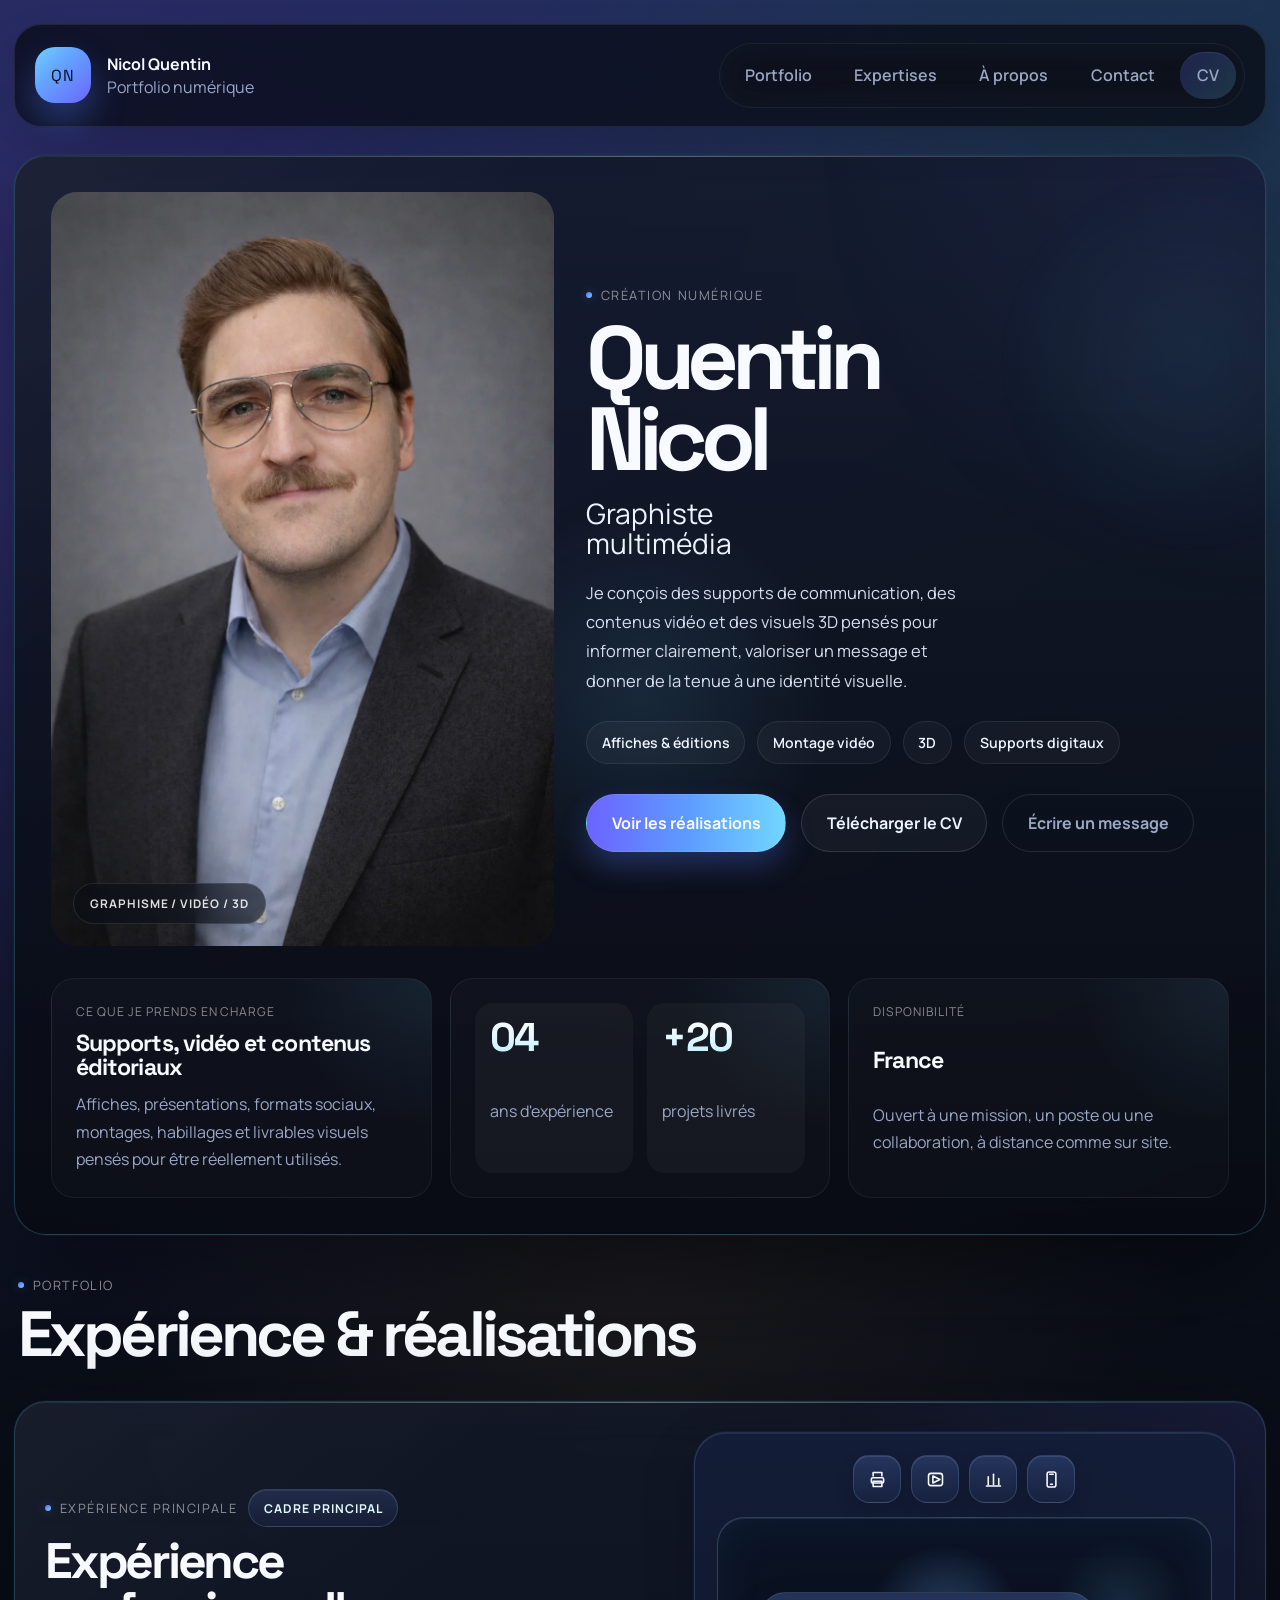
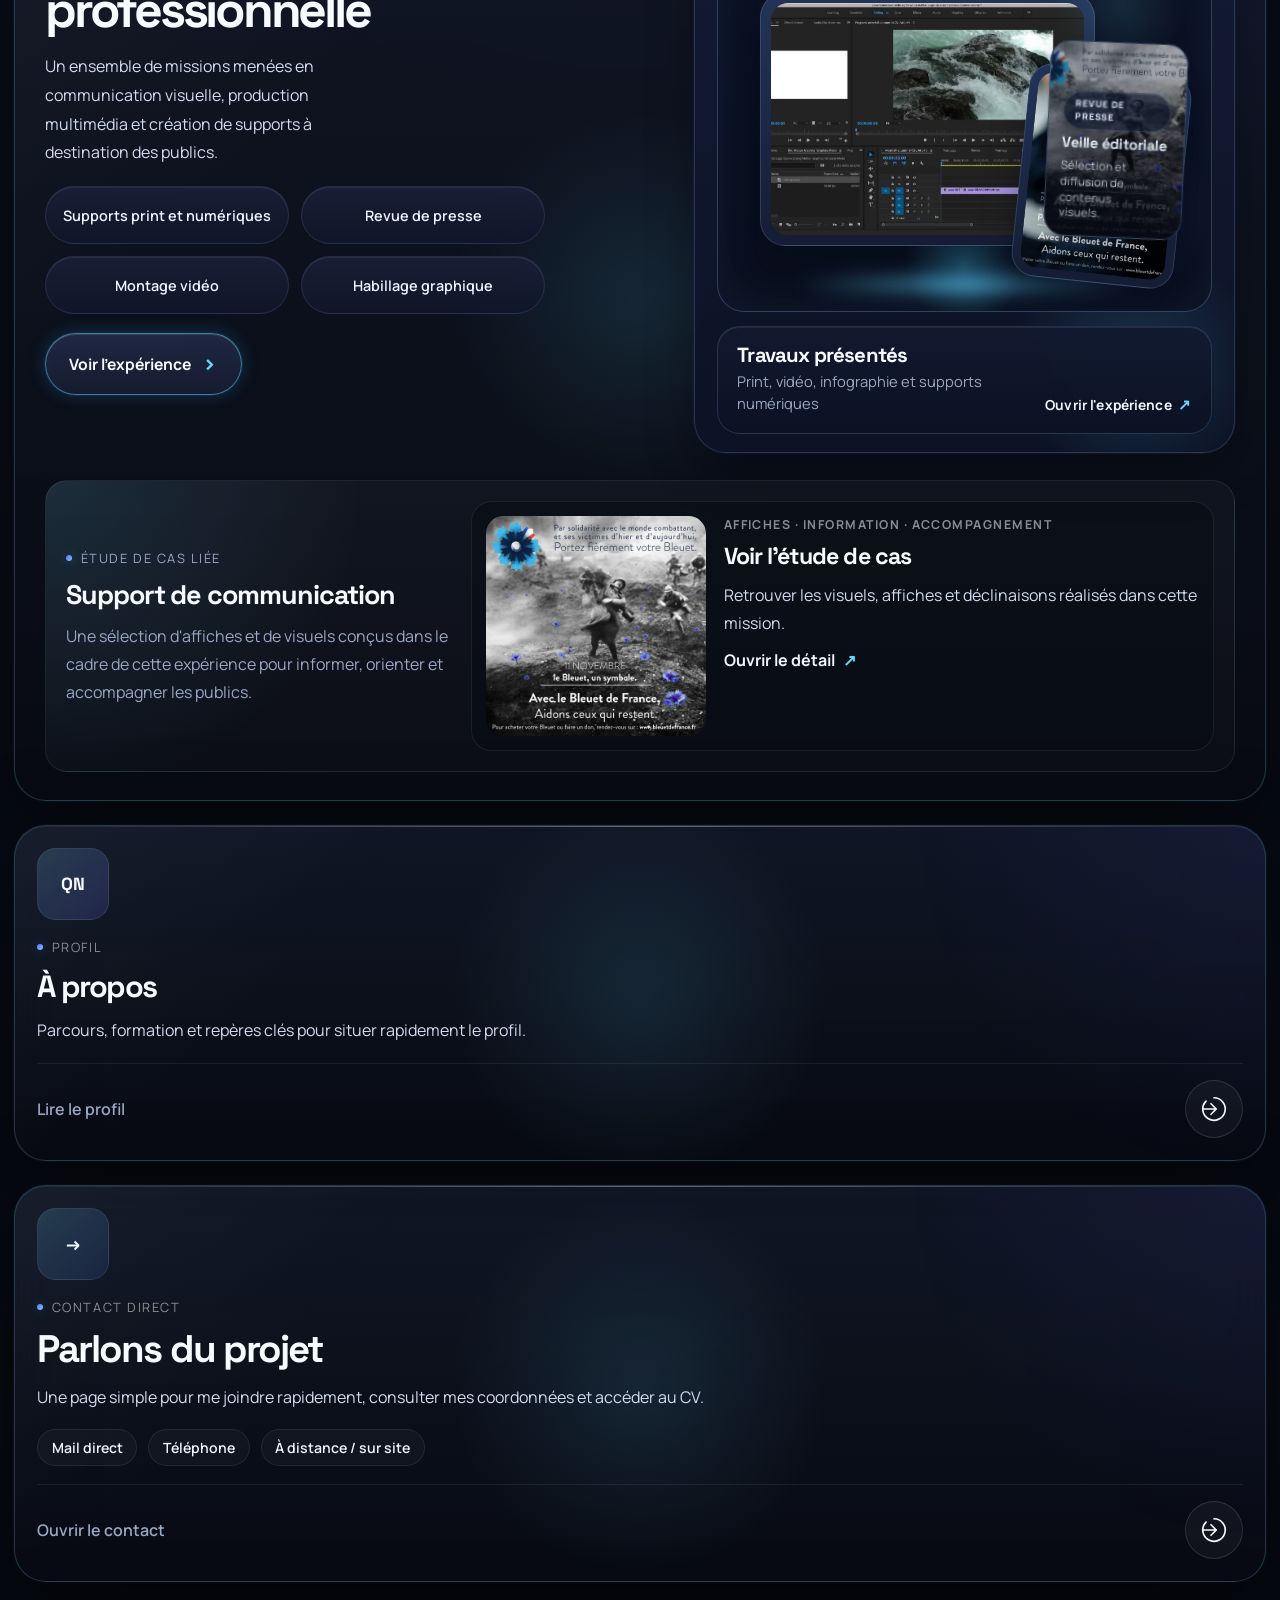
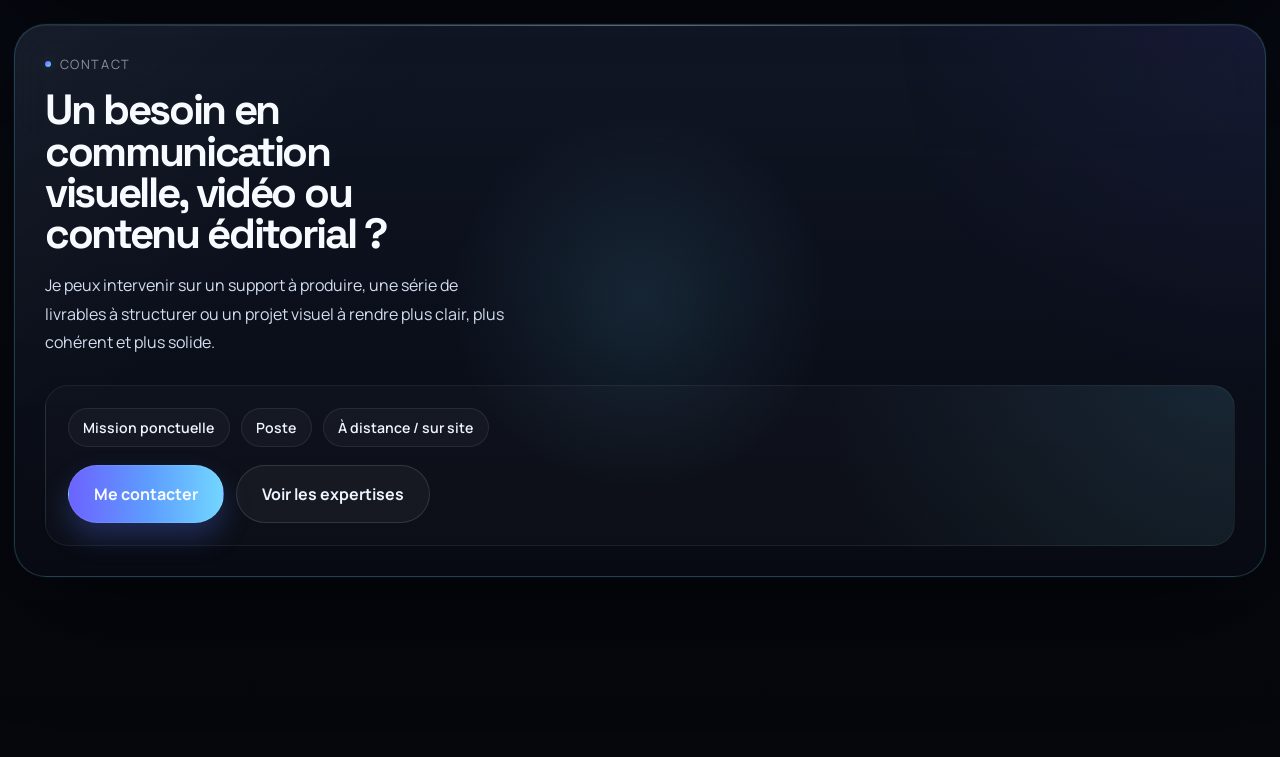
<file: index.html>
<!DOCTYPE html>
<html lang="fr">
  <head>
    <meta charset="UTF-8" />
    <meta name="viewport" content="width=device-width, initial-scale=1.0" />
    <title>Quentin Nicol | Graphiste multimédia</title>
    <meta
      name="description"
      content="Portfolio de Quentin Nicol, graphiste multimédia : supports de communication, montage vidéo, 3D et contenus visuels."
    />
    <link rel="preconnect" href="https://fonts.googleapis.com" />
    <link rel="preconnect" href="https://fonts.gstatic.com" crossorigin />
    <link
      href="https://fonts.googleapis.com/css2?family=Manrope:wght@400;500;600;700;800&family=Space+Grotesk:wght@500;700&display=swap"
      rel="stylesheet"
    />
    <link rel="stylesheet" href="styles.css" />
    <link rel="stylesheet" href="shared-nav.css" />
  </head>
  <body data-page="home">
    <div class="page-shell">
      <header class="topbar reveal" data-mobile-nav>
        <div class="topbar__primary">
          <a class="brand" href="#accueil" aria-label="Retour à l'accueil">
            <span class="brand__mark">QN</span>
            <span class="brand__text">
              <strong>Nicol Quentin</strong>
              <span>Portfolio numérique</span>
            </span>
          </a>

          <button
            class="menu-toggle"
            type="button"
            aria-expanded="false"
            aria-controls="site-nav"
            aria-label="Ouvrir le menu"
            data-menu-toggle
          >
            <span class="menu-toggle__line"></span>
            <span class="menu-toggle__line"></span>
            <span class="menu-toggle__line"></span>
          </button>
        </div>

        <nav class="topnav" id="site-nav" aria-label="Navigation principale">
          <a href="#projets" data-nav-link data-nav-key="portfolio">Portfolio</a>
          <a href="expertises.html" data-nav-link data-nav-key="expertises">Expertises</a>
          <a href="certification.html" data-nav-link data-nav-key="about">À propos</a>
          <a href="contact.html" data-nav-link data-nav-key="contact">Contact</a>
          <a
            class="topnav__cta"
            href="docs/quentin-nicol-cv.pdf"
            data-nav-link
            data-nav-key="cv"
            target="_blank"
            rel="noreferrer"
          >
            CV
          </a>
        </nav>
      </header>

      <main class="home-layout" id="accueil">
        <section class="panel hero reveal" data-panel>
          <div class="hero__visual">
            <div class="hero__portrait-frame">
              <img src="assets/quentin-photo.webp" alt="Photo de Quentin Nicol" />
            </div>
            <span class="hero__status">Graphisme / vidéo / 3D</span>
          </div>

          <div class="hero__body">
            <p class="section-kicker">Création numérique</p>
            <h1>Quentin<br />Nicol</h1>
            <p class="hero__title">Graphiste multimédia</p>
            <p class="hero__summary">
              Je conçois des supports de communication, des contenus vidéo et
              des visuels 3D pensés pour informer clairement, valoriser un
              message et donner de la tenue à une identité visuelle.
            </p>

            <div class="hero__chips" aria-label="Domaines d'expertise">
              <a href="support-communication.html#campagnes">Affiches & éditions</a>
              <a href="videos-multimedia.html#reportages">Montage vidéo</a>
              <a href="univers-3d.html">3D</a>
              <a href="support-communication.html#variantes">Supports digitaux</a>
            </div>

            <div class="hero__actions">
              <a class="button button--primary" href="experience-professionnelle.html">
                Voir les réalisations
              </a>
              <a
                class="button button--secondary"
                href="docs/quentin-nicol-cv.pdf"
                target="_blank"
                rel="noreferrer"
              >
                Télécharger le CV
              </a>
              <a class="button button--ghost" href="contact.html">
                Écrire un message
              </a>
            </div>
          </div>

          <aside class="hero__rail">
            <article class="rail-card">
              <p class="rail-card__label">Ce que je prends en charge</p>
              <strong>Supports, vidéo et contenus éditoriaux</strong>
              <span>
                Affiches, présentations, formats sociaux, montages, habillages
                et livrables visuels pensés pour être réellement utilisés.
              </span>
            </article>

            <article class="rail-card rail-card--stats">
              <div>
                <strong>04</strong>
                <span>ans d'expérience</span>
              </div>
              <div>
                <strong>+20</strong>
                <span>projets livrés</span>
              </div>
            </article>

            <article class="rail-card">
              <p class="rail-card__label">Disponibilité</p>
              <strong>France</strong>
              <span>
                Ouvert à une mission, un poste ou une collaboration, à distance
                comme sur site.
              </span>
            </article>
          </aside>
        </section>

        <section class="section-head reveal" id="projets">
          <div>
            <p class="section-kicker">Portfolio</p>
            <h2>Expérience & réalisations</h2>
          </div>
        </section>

        <section class="project-stage">
          <article class="panel project-spotlight reveal" data-panel>
            <div class="project-spotlight__copy">
              <div class="project-spotlight__header">
                <div class="project-spotlight__meta-row">
                  <p class="project-eyebrow">Expérience principale</p>
                  <span class="project-spotlight__badge">Cadre principal</span>
                </div>
                <h3>Expérience professionnelle</h3>
              </div>

              <p class="project-spotlight__lead">
                Un ensemble de missions menées en communication visuelle,
                production multimédia et création de supports à destination des
                publics.
              </p>

              <div class="project-spotlight__footer">
                <div class="project-pill-list" aria-label="Travaux menés">
                  <a href="support-communication.html#campagnes">Supports print et numériques</a>
                  <a href="support-communication.html#revue">Revue de presse</a>
                  <a href="videos-multimedia.html#reportages">Montage vidéo</a>
                  <a href="support-communication.html#variantes">Habillage graphique</a>
                </div>

                <div class="project-spotlight__actions">
                  <a class="button button--primary project-spotlight__primary-cta" href="experience-professionnelle.html">
                    Voir l'expérience
                  </a>
                </div>
              </div>
            </div>

            <div class="project-spotlight__media">
              <a
                class="project-spotlight__visual-shell project-spotlight__visual-link"
                href="experience-professionnelle.html"
                aria-label="Ouvrir la page Expérience professionnelle"
              >
                <div class="project-spotlight__icon-row" aria-hidden="true">
                  <span class="project-spotlight__icon-chip">
                    <svg viewBox="0 0 24 24">
                      <path d="M7 8V4h10v4" />
                      <rect x="5" y="10" width="14" height="6" rx="1.5" />
                      <path d="M7 14h10v6H7z" />
                    </svg>
                  </span>
                  <span class="project-spotlight__icon-chip">
                    <svg viewBox="0 0 24 24">
                      <path d="M9 8l8 4-8 4z" />
                      <rect x="4" y="5" width="16" height="14" rx="3" />
                    </svg>
                  </span>
                  <span class="project-spotlight__icon-chip">
                    <svg viewBox="0 0 24 24">
                      <path d="M6 18V9" />
                      <path d="M12 18V6" />
                      <path d="M18 18V11" />
                      <path d="M4 19.5h16" />
                    </svg>
                  </span>
                  <span class="project-spotlight__icon-chip">
                    <svg viewBox="0 0 24 24">
                      <rect x="7" y="3.5" width="10" height="17" rx="2.3" />
                      <path d="M10 6h4" />
                      <path d="M11 17.5h2" />
                    </svg>
                  </span>
                </div>

                <div class="project-spotlight__scene">
                  <div class="project-spotlight__device project-spotlight__device--screen">
                    <img
                      src="assets/experience/video-premiere.webp"
                      alt=""
                      loading="lazy"
                      aria-hidden="true"
                    />
                  </div>

                  <div class="project-spotlight__device project-spotlight__device--poster">
                    <img
                      src="assets/experience/support-communication-02.webp"
                      alt=""
                      loading="lazy"
                      aria-hidden="true"
                    />
                  </div>

                  <div class="project-spotlight__device project-spotlight__device--sheet">
                    <img
                      src="assets/experience/support-communication-01.webp"
                      alt=""
                      loading="lazy"
                      aria-hidden="true"
                    />
                    <span class="project-spotlight__sheet-head">Revue de presse</span>
                    <span class="project-spotlight__sheet-title">Veille éditoriale</span>
                    <span class="project-spotlight__sheet-note">Sélection et diffusion de contenus visuels.</span>
                  </div>

                </div>

                <div class="project-spotlight__visual-meta">
                  <div class="project-spotlight__visual-copy">
                    <strong>Travaux présentés</strong>
                    <span>Print, vidéo, infographie et supports numériques</span>
                  </div>
                  <span class="project-spotlight__visual-cta">
                    Ouvrir l'expérience
                    <span aria-hidden="true">↗</span>
                  </span>
                </div>
              </a>
            </div>

            <div class="project-related">
              <div class="project-related__intro">
                <p class="project-eyebrow">Étude de cas liée</p>
                <h4>Support de communication</h4>
                <p>
                  Une sélection d'affiches et de visuels conçus dans le cadre de
                  cette expérience pour informer, orienter et accompagner les publics.
                </p>
              </div>

              <a class="project-related__card" href="support-communication.html">
                <div class="project-related__media">
                  <img
                    src="assets/experience/support-communication-01.webp"
                    alt="Étude de cas support de communication"
                    loading="lazy"
                  />
                </div>
                <div class="project-related__body">
                  <span class="project-related__tag">
                    Affiches · information · accompagnement
                  </span>
                  <strong>Voir l'étude de cas</strong>
                  <p>
                    Retrouver les visuels, affiches et déclinaisons réalisés dans
                    cette mission.
                  </p>
                  <span class="project-related__link">
                    Ouvrir le détail
                    <span class="project-related__link-arrow" aria-hidden="true">↗</span>
                  </span>
                </div>
              </a>
            </div>
          </article>

          <div class="project-stack">
            <a
              class="panel project-card project-card--text reveal"
              href="certification.html"
              data-panel
            >
              <div class="project-card__symbol">QN</div>
              <div class="project-card__copy">
                <p class="project-eyebrow">Profil</p>
                <h3>À propos</h3>
                <p>
                  Parcours, formation et repères clés pour situer rapidement le profil.
                </p>
              </div>
              <div class="card-footer">
                <span>Lire le profil</span>
                <span class="arrow-chip" aria-hidden="true">
                  <svg viewBox="0 0 48 48">
                    <path d="M9 24h18m0 0-7-7m7 7-7 7" />
                    <path d="M24 9a15 15 0 1 1-10.6 4.4" />
                  </svg>
                </span>
              </div>
            </a>

            <a
              class="panel project-card project-card--contact reveal"
              href="contact.html"
              data-panel
            >
              <div class="project-card__symbol project-card__symbol--contact">→</div>
              <div class="project-card__copy">
                <p class="project-eyebrow">Contact direct</p>
                <h3>Parlons du projet</h3>
                <p>
                  Une page simple pour me joindre rapidement, consulter mes
                  coordonnées et accéder au CV.
                </p>
              </div>

              <div class="project-card__contact-list" aria-label="Contact rapide">
                <span>Mail direct</span>
                <span>Téléphone</span>
                <span>À distance / sur site</span>
              </div>

              <div class="card-footer">
                <span>Ouvrir le contact</span>
                <span class="arrow-chip" aria-hidden="true">
                  <svg viewBox="0 0 48 48">
                    <path d="M9 24h18m0 0-7-7m7 7-7 7" />
                    <path d="M24 9a15 15 0 1 1-10.6 4.4" />
                  </svg>
                </span>
              </div>
            </a>
          </div>
        </section>

        <section class="panel cta-banner reveal" data-panel>
          <div class="cta-banner__copy">
            <p class="section-kicker">Contact</p>
            <h2>Un besoin en communication visuelle, vidéo ou contenu éditorial ?</h2>
            <p>
              Je peux intervenir sur un support à produire, une série de
              livrables à structurer ou un projet visuel à rendre plus clair,
              plus cohérent et plus solide.
            </p>
          </div>

          <div class="cta-banner__aside">
            <div class="cta-banner__tags" aria-label="Modalités">
              <span>Mission ponctuelle</span>
              <span>Poste</span>
              <span>À distance / sur site</span>
            </div>

            <div class="cta-banner__actions">
              <a class="button button--primary" href="contact.html">Me contacter</a>
              <a class="button button--secondary" href="expertises.html">Voir les expertises</a>
            </div>
          </div>
        </section>

      </main>

      <footer class="footer reveal">
        <div class="footer__brand">
          <strong>Nicol Quentin</strong>
          <span>Graphiste multimédia / communication visuelle / supports éditoriaux</span>
        </div>

        <nav class="footer__links" aria-label="Navigation footer">
          <a href="experience-professionnelle.html">Portfolio</a>
          <a href="expertises.html">Expertises</a>
          <a href="certification.html">À propos</a>
          <a href="contact.html">Contact</a>
          <a href="docs/quentin-nicol-cv.pdf" target="_blank" rel="noreferrer">CV</a>
        </nav>
      </footer>
    </div>

    <script src="script.js"></script>
  </body>
</html>
</file>
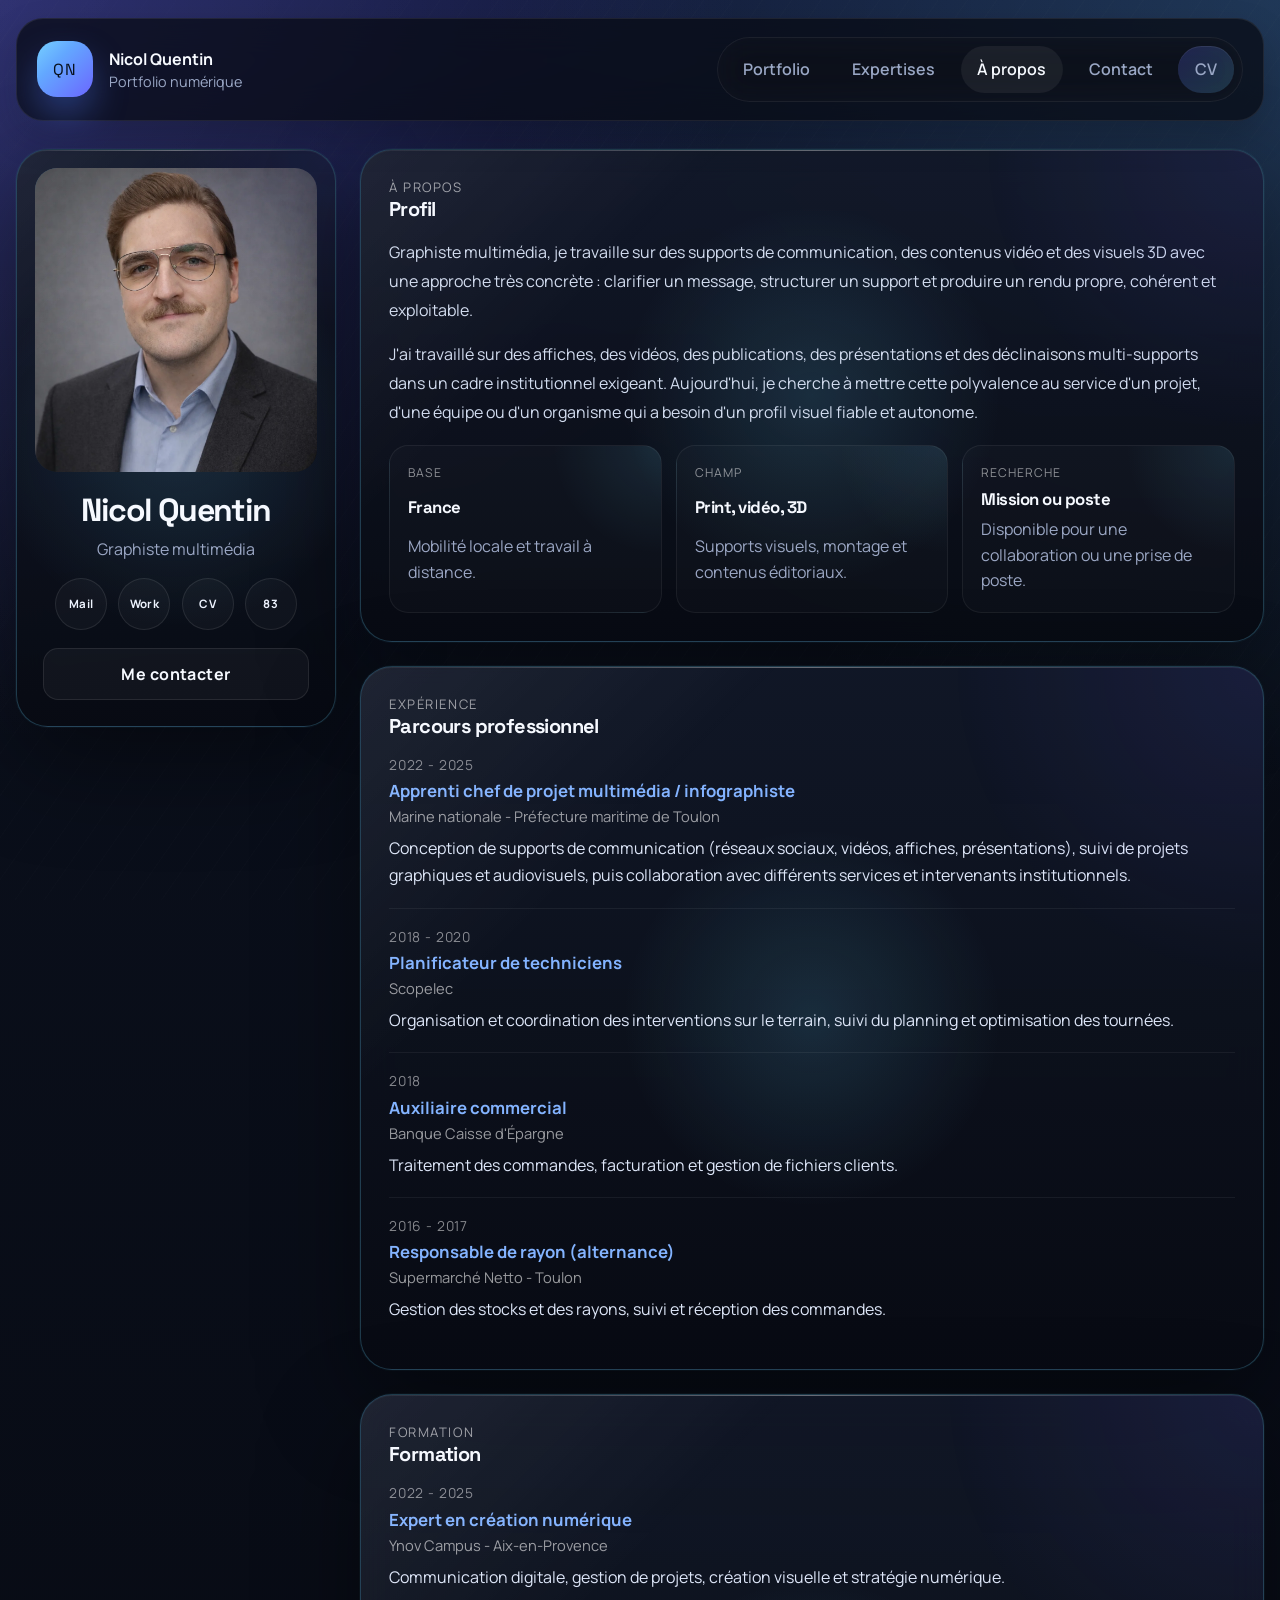
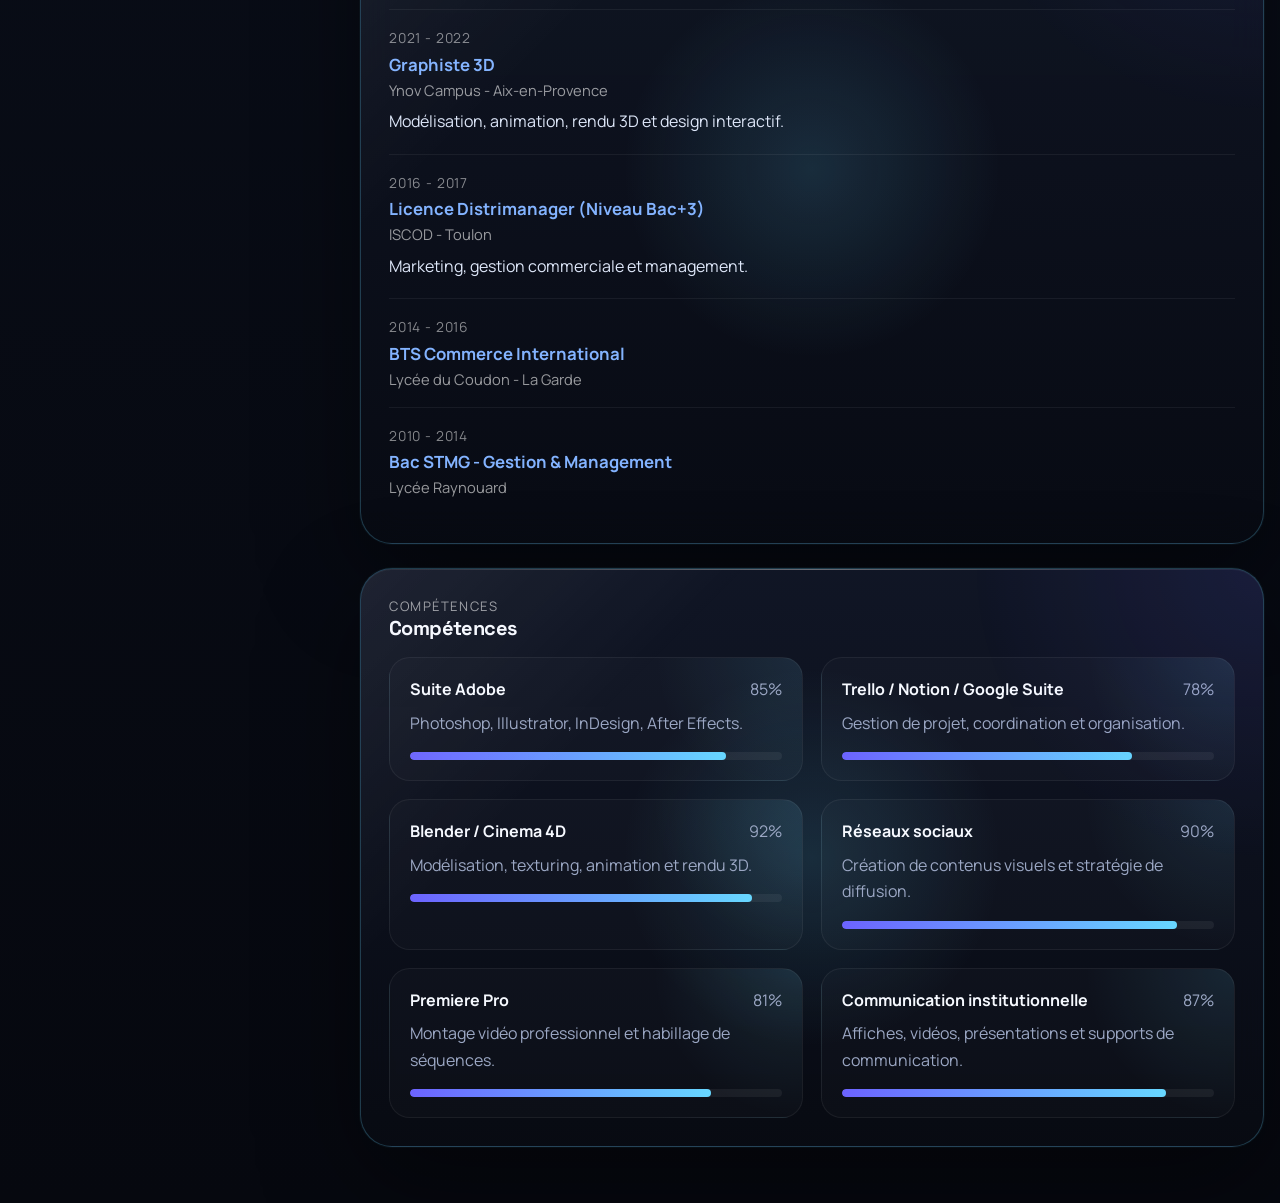
<file: certification.html>
<!DOCTYPE html>
<html lang="fr">
  <head>
    <meta charset="UTF-8" />
    <meta name="viewport" content="width=device-width, initial-scale=1.0" />
    <title>Certification | Quentin Nicol</title>
    <meta
      name="description"
      content="Page à propos, parcours, formation et compétences de Quentin Nicol."
    />
    <link rel="preconnect" href="https://fonts.googleapis.com" />
    <link rel="preconnect" href="https://fonts.gstatic.com" crossorigin />
    <link
      href="https://fonts.googleapis.com/css2?family=Manrope:wght@400;500;600;700;800&family=Space+Grotesk:wght@500;700&display=swap"
      rel="stylesheet"
    />
    <link rel="stylesheet" href="portfolio-pages.css" />
    <link rel="stylesheet" href="shared-nav.css" />
  </head>
  <body data-page="about">
    <div class="subpage-shell">
      <header class="topbar reveal" data-mobile-nav>
        <div class="topbar__primary">
          <a class="brand" href="index.html" aria-label="Retour à l'accueil">
            <span class="brand__mark">QN</span>
            <span class="brand__text">
              <strong>Nicol Quentin</strong>
              <span>Portfolio numérique</span>
            </span>
          </a>

          <button
            class="menu-toggle"
            type="button"
            aria-expanded="false"
            aria-controls="site-nav"
            aria-label="Ouvrir le menu"
            data-menu-toggle
          >
            <span class="menu-toggle__line"></span>
            <span class="menu-toggle__line"></span>
            <span class="menu-toggle__line"></span>
          </button>
        </div>

        <nav class="topnav" id="site-nav" aria-label="Navigation principale">
          <a href="experience-professionnelle.html" data-nav-link data-nav-key="portfolio">
            Portfolio
          </a>
          <a href="expertises.html" data-nav-link data-nav-key="expertises">
            Expertises
          </a>
          <a href="certification.html" data-nav-link data-nav-key="about">À propos</a>
          <a href="contact.html" data-nav-link data-nav-key="contact">Contact</a>
          <a
            class="topnav__cta"
            href="docs/quentin-nicol-cv.pdf"
            data-nav-link
            data-nav-key="cv"
            target="_blank"
            rel="noreferrer"
          >
            CV
          </a>
        </nav>
      </header>

      <main class="page-main about-layout">
        <aside class="panel profile-panel reveal" data-panel>
          <div class="profile-card__visual">
            <img src="assets/quentin-photo.webp" alt="Photo de Quentin Nicol" />
          </div>

          <div class="profile-card__body">
            <h1>Nicol Quentin</h1>
            <p>Graphiste multimédia</p>

            <div class="profile-card__socials" aria-label="Liens rapides">
              <a href="mailto:q.nicol@hotmail.com" aria-label="Envoyer un email">Mail</a>
              <a href="experience-professionnelle.html" aria-label="Voir le portfolio">Work</a>
              <a href="docs/quentin-nicol-cv.pdf" target="_blank" rel="noreferrer" aria-label="Ouvrir le CV">CV</a>
              <span aria-hidden="true">83</span>
            </div>

            <a class="profile-card__cta" href="mailto:q.nicol@hotmail.com">Me contacter</a>
          </div>
        </aside>

        <div class="about-column">
          <section class="panel about-section reveal" data-panel>
            <p class="eyebrow">À propos</p>
            <h2 class="about-section__title">Profil</h2>
            <div class="about-section__copy">
              <p>
                Graphiste multimédia, je travaille sur des supports de
                communication, des contenus vidéo et des visuels 3D avec une
                approche très concrète : clarifier un message, structurer un
                support et produire un rendu propre, cohérent et exploitable.
              </p>
              <p>
                J'ai travaillé sur des affiches, des vidéos, des publications,
                des présentations et des déclinaisons multi-supports dans un
                cadre institutionnel exigeant. Aujourd'hui, je cherche à mettre
                cette polyvalence au service d'un projet, d'une équipe ou d'un
                organisme qui a besoin d'un profil visuel fiable et autonome.
              </p>
            </div>

            <div class="about-facts" aria-label="Repères rapides">
              <article class="about-fact">
                <span class="about-fact__label">Base</span>
                <strong>France</strong>
                <p>Mobilité locale et travail à distance.</p>
              </article>

              <article class="about-fact">
                <span class="about-fact__label">Champ</span>
                <strong>Print, vidéo, 3D</strong>
                <p>Supports visuels, montage et contenus éditoriaux.</p>
              </article>

              <article class="about-fact">
                <span class="about-fact__label">Recherche</span>
                <strong>Mission ou poste</strong>
                <p>Disponible pour une collaboration ou une prise de poste.</p>
              </article>
            </div>
          </section>

          <section class="panel timeline-section reveal" data-panel>
            <p class="eyebrow">Expérience</p>
            <h2 class="timeline-section__title">Parcours professionnel</h2>
            <div class="timeline-list">
              <article class="timeline-item">
                <p class="timeline-year">2022 - 2025</p>
                <h3 class="timeline-role">Apprenti chef de projet multimédia / infographiste</h3>
                <p class="timeline-org">Marine nationale - Préfecture maritime de Toulon</p>
                <p class="timeline-summary">
                  Conception de supports de communication (réseaux sociaux,
                  vidéos, affiches, présentations), suivi de projets graphiques
                  et audiovisuels, puis collaboration avec différents services
                  et intervenants institutionnels.
                </p>
              </article>

              <article class="timeline-item">
                <p class="timeline-year">2018 - 2020</p>
                <h3 class="timeline-role">Planificateur de techniciens</h3>
                <p class="timeline-org">Scopelec</p>
                <p class="timeline-summary">
                  Organisation et coordination des interventions sur le terrain,
                  suivi du planning et optimisation des tournées.
                </p>
              </article>

              <article class="timeline-item">
                <p class="timeline-year">2018</p>
                <h3 class="timeline-role">Auxiliaire commercial</h3>
                <p class="timeline-org">Banque Caisse d'Épargne</p>
                <p class="timeline-summary">
                  Traitement des commandes, facturation et gestion de fichiers
                  clients.
                </p>
              </article>

              <article class="timeline-item">
                <p class="timeline-year">2016 - 2017</p>
                <h3 class="timeline-role">Responsable de rayon (alternance)</h3>
                <p class="timeline-org">Supermarché Netto - Toulon</p>
                <p class="timeline-summary">
                  Gestion des stocks et des rayons, suivi et réception des
                  commandes.
                </p>
              </article>
            </div>
          </section>

          <section class="panel timeline-section reveal" data-panel>
            <p class="eyebrow">Formation</p>
            <h2 class="timeline-section__title">Formation</h2>
            <div class="timeline-list">
              <article class="timeline-item">
                <p class="timeline-year">2022 - 2025</p>
                <h3 class="timeline-role">Expert en création numérique</h3>
                <p class="timeline-org">Ynov Campus - Aix-en-Provence</p>
                <p class="timeline-summary">
                  Communication digitale, gestion de projets, création visuelle
                  et stratégie numérique.
                </p>
              </article>

              <article class="timeline-item">
                <p class="timeline-year">2021 - 2022</p>
                <h3 class="timeline-role">Graphiste 3D</h3>
                <p class="timeline-org">Ynov Campus - Aix-en-Provence</p>
                <p class="timeline-summary">
                  Modélisation, animation, rendu 3D et design interactif.
                </p>
              </article>

              <article class="timeline-item">
                <p class="timeline-year">2016 - 2017</p>
                <h3 class="timeline-role">Licence Distrimanager (Niveau Bac+3)</h3>
                <p class="timeline-org">ISCOD - Toulon</p>
                <p class="timeline-summary">
                  Marketing, gestion commerciale et management.
                </p>
              </article>

              <article class="timeline-item">
                <p class="timeline-year">2014 - 2016</p>
                <h3 class="timeline-role">BTS Commerce International</h3>
                <p class="timeline-org">Lycée du Coudon - La Garde</p>
              </article>

              <article class="timeline-item">
                <p class="timeline-year">2010 - 2014</p>
                <h3 class="timeline-role">Bac STMG - Gestion & Management</h3>
                <p class="timeline-org">Lycée Raynouard</p>
              </article>
            </div>
          </section>

          <section class="panel timeline-section reveal" data-panel>
            <p class="eyebrow">Compétences</p>
            <h2 class="skills-section__title">Compétences</h2>
            <div class="skills-grid-compact">
              <article class="skill-card">
                <div class="skill-card__head">
                  <strong>Suite Adobe</strong>
                  <span>85%</span>
                </div>
                <p>Photoshop, Illustrator, InDesign, After Effects.</p>
                <div class="skill-bar" style="--level: 85%;">
                  <span></span>
                </div>
              </article>

              <article class="skill-card">
                <div class="skill-card__head">
                  <strong>Trello / Notion / Google Suite</strong>
                  <span>78%</span>
                </div>
                <p>Gestion de projet, coordination et organisation.</p>
                <div class="skill-bar" style="--level: 78%;">
                  <span></span>
                </div>
              </article>

              <article class="skill-card">
                <div class="skill-card__head">
                  <strong>Blender / Cinema 4D</strong>
                  <span>92%</span>
                </div>
                <p>Modélisation, texturing, animation et rendu 3D.</p>
                <div class="skill-bar" style="--level: 92%;">
                  <span></span>
                </div>
              </article>

              <article class="skill-card">
                <div class="skill-card__head">
                  <strong>Réseaux sociaux</strong>
                  <span>90%</span>
                </div>
                <p>Création de contenus visuels et stratégie de diffusion.</p>
                <div class="skill-bar" style="--level: 90%;">
                  <span></span>
                </div>
              </article>

              <article class="skill-card">
                <div class="skill-card__head">
                  <strong>Premiere Pro</strong>
                  <span>81%</span>
                </div>
                <p>Montage vidéo professionnel et habillage de séquences.</p>
                <div class="skill-bar" style="--level: 81%;">
                  <span></span>
                </div>
              </article>

              <article class="skill-card">
                <div class="skill-card__head">
                  <strong>Communication institutionnelle</strong>
                  <span>87%</span>
                </div>
                <p>Affiches, vidéos, présentations et supports de communication.</p>
                <div class="skill-bar" style="--level: 87%;">
                  <span></span>
                </div>
              </article>
            </div>
          </section>
        </div>
      </main>
    </div>

    <script src="script.js"></script>
  </body>
</html>
</file>
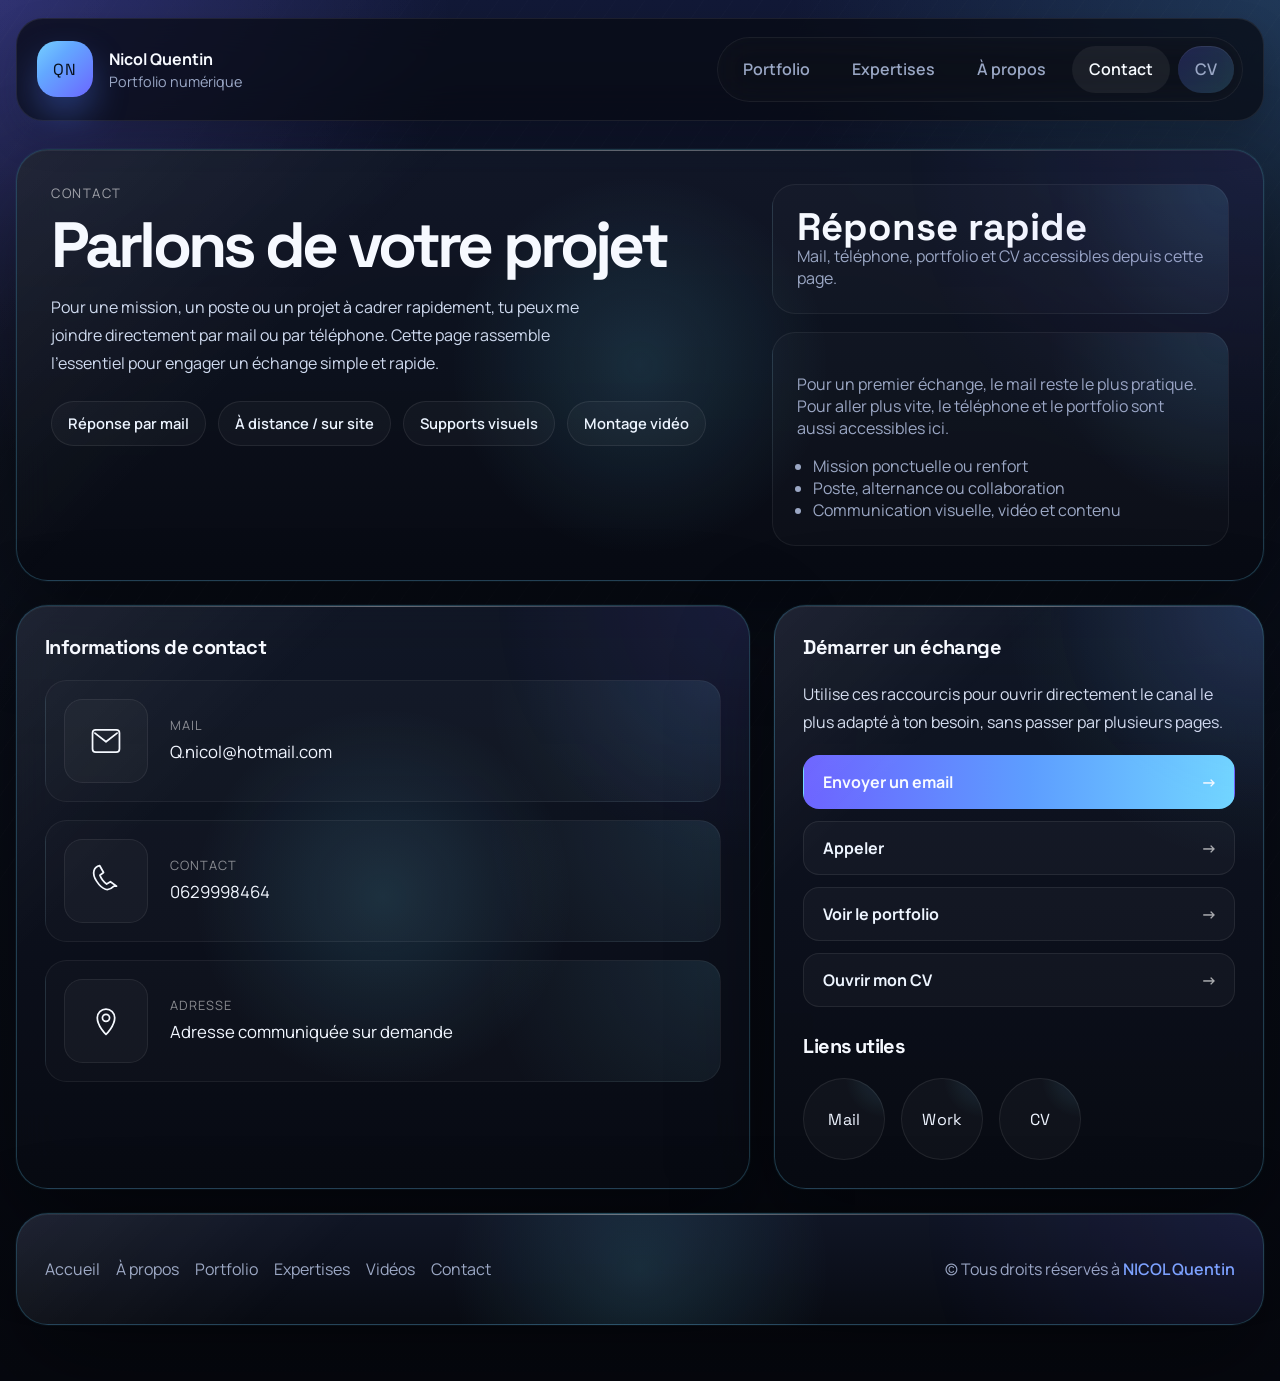
<file: contact.html>
<!DOCTYPE html>
<html lang="fr">
  <head>
    <meta charset="UTF-8" />
    <meta name="viewport" content="width=device-width, initial-scale=1.0" />
    <title>Contact | Quentin Nicol</title>
    <meta
      name="description"
      content="Page de contact de Quentin Nicol avec mail, téléphone, adresse et liens utiles."
    />
    <link rel="preconnect" href="https://fonts.googleapis.com" />
    <link rel="preconnect" href="https://fonts.gstatic.com" crossorigin />
    <link
      href="https://fonts.googleapis.com/css2?family=Manrope:wght@400;500;600;700;800&family=Space+Grotesk:wght@500;700&display=swap"
      rel="stylesheet"
    />
    <link rel="stylesheet" href="portfolio-pages.css" />
    <link rel="stylesheet" href="shared-nav.css" />
  </head>
  <body data-page="contact">
    <div class="subpage-shell">
      <header class="topbar reveal" data-mobile-nav>
        <div class="topbar__primary">
          <a class="brand" href="index.html" aria-label="Retour à l'accueil">
            <span class="brand__mark">QN</span>
            <span class="brand__text">
              <strong>Nicol Quentin</strong>
              <span>Portfolio numérique</span>
            </span>
          </a>

          <button
            class="menu-toggle"
            type="button"
            aria-expanded="false"
            aria-controls="site-nav"
            aria-label="Ouvrir le menu"
            data-menu-toggle
          >
            <span class="menu-toggle__line"></span>
            <span class="menu-toggle__line"></span>
            <span class="menu-toggle__line"></span>
          </button>
        </div>

        <nav class="topnav" id="site-nav" aria-label="Navigation principale">
          <a href="experience-professionnelle.html" data-nav-link data-nav-key="portfolio">
            Portfolio
          </a>
          <a href="expertises.html" data-nav-link data-nav-key="expertises">
            Expertises
          </a>
          <a href="certification.html" data-nav-link data-nav-key="about">À propos</a>
          <a href="contact.html" data-nav-link data-nav-key="contact">Contact</a>
          <a
            class="topnav__cta"
            href="docs/quentin-nicol-cv.pdf"
            data-nav-link
            data-nav-key="cv"
            target="_blank"
            rel="noreferrer"
          >
            CV
          </a>
        </nav>
      </header>

      <main class="page-main">
        <section class="panel hero-panel reveal" data-panel>
          <div class="hero-copy">
            <p class="eyebrow">Contact</p>
            <h1>Parlons de votre projet</h1>
            <p>
              Pour une mission, un poste ou un projet à cadrer rapidement, tu
              peux me joindre directement par mail ou par téléphone. Cette page
              rassemble l'essentiel pour engager un échange simple et rapide.
            </p>

            <div class="tag-row" aria-label="Informations rapides">
              <span>Réponse par mail</span>
              <span>À distance / sur site</span>
              <span>Supports visuels</span>
              <span>Montage vidéo</span>
            </div>
          </div>

          <aside class="hero-side">
            <article class="metric-card">
              <strong>Réponse rapide</strong>
              <span>Mail, téléphone, portfolio et CV accessibles depuis cette page.</span>
            </article>

            <article class="detail-card">
              <p>
                Pour un premier échange, le mail reste le plus pratique. Pour
                aller plus vite, le téléphone et le portfolio sont aussi
                accessibles ici.
              </p>
              <ul>
                <li>Mission ponctuelle ou renfort</li>
                <li>Poste, alternance ou collaboration</li>
                <li>Communication visuelle, vidéo et contenu</li>
              </ul>
            </article>
          </aside>
        </section>

        <section class="contact-page-grid">
          <section class="panel contact-info-panel reveal" data-panel>
            <h2 class="contact-section-title">Informations de contact</h2>
            <div class="contact-stack">
              <article class="contact-item-card">
                <div class="contact-icon-box" aria-hidden="true">
                  <svg viewBox="0 0 48 48">
                    <rect x="7" y="10" width="34" height="28" rx="4" />
                    <path d="m10 14 14 11 14-11" />
                  </svg>
                </div>
                <div class="contact-item-copy">
                  <p class="contact-item-label">Mail</p>
                  <p class="contact-item-value">
                    <a href="mailto:q.nicol@hotmail.com">Q.nicol@hotmail.com</a>
                  </p>
                </div>
              </article>

              <article class="contact-item-card">
                <div class="contact-icon-box" aria-hidden="true">
                  <svg viewBox="0 0 48 48">
                    <path d="M34 30.5c-3.6 3.6-7.3 5-10.7 3.9-3.6-1.2-7.6-4.7-11-9.9-3.3-5.2-4.6-9.9-3.5-13.6 1-3.2 3.6-5.4 7.3-6.2l4.8 8.5-4.6 3.5c.7 2 1.8 4 3.3 6 1.5 2 3.2 3.7 5.2 5.1l4.8-2.9 7.7 5.6Z" />
                  </svg>
                </div>
                <div class="contact-item-copy">
                  <p class="contact-item-label">Contact</p>
                  <p class="contact-item-value">
                    <a href="tel:0629998464">0629998464</a>
                  </p>
                </div>
              </article>

              <article class="contact-item-card">
                <div class="contact-icon-box" aria-hidden="true">
                  <svg viewBox="0 0 48 48">
                    <path d="M24 41s11-10.4 11-21a11 11 0 1 0-22 0c0 10.6 11 21 11 21Z" />
                    <circle cx="24" cy="20" r="4.5" />
                  </svg>
                </div>
                <div class="contact-item-copy">
                  <p class="contact-item-label">Adresse</p>
                  <p class="contact-item-value">
                    Adresse communiquée sur demande
                  </p>
                </div>
              </article>
            </div>
          </section>

          <section class="panel contact-side-panel reveal" data-panel>
            <h2 class="contact-section-title">Démarrer un échange</h2>
            <p class="contact-note">
              Utilise ces raccourcis pour ouvrir directement le canal le plus
              adapté à ton besoin, sans passer par plusieurs pages.
            </p>

            <div class="contact-cta-group">
              <a class="contact-cta-button contact-cta-button--primary" href="mailto:q.nicol@hotmail.com">
                Envoyer un email
              </a>
              <a class="contact-cta-button" href="tel:0629998464">
                Appeler
              </a>
              <a class="contact-cta-button" href="experience-professionnelle.html">
                Voir le portfolio
              </a>
              <a class="contact-cta-button" href="docs/quentin-nicol-cv.pdf" target="_blank" rel="noreferrer">
                Ouvrir mon CV
              </a>
            </div>

            <h2 class="contact-section-title" style="margin-top: 26px;">Liens utiles</h2>
            <div class="social-strip" aria-label="Réseaux sociaux">
              <a class="social-circle" href="mailto:q.nicol@hotmail.com" aria-label="Email">Mail</a>
              <a class="social-circle" href="experience-professionnelle.html" aria-label="Portfolio">Work</a>
              <a class="social-circle" href="docs/quentin-nicol-cv.pdf" target="_blank" rel="noreferrer" aria-label="CV">CV</a>
            </div>
          </section>
        </section>

        <footer class="panel contact-footer-panel reveal" data-panel>
          <nav class="footer-link-row" aria-label="Liens footer">
            <a href="index.html">Accueil</a>
            <a href="certification.html">À propos</a>
            <a href="experience-professionnelle.html">Portfolio</a>
            <a href="expertises.html">Expertises</a>
            <a href="videos-multimedia.html">Vidéos</a>
            <a href="contact.html">Contact</a>
          </nav>

          <p class="copyright">
            &copy; Tous droits réservés à <strong>NICOL Quentin</strong>
          </p>
        </footer>
      </main>
    </div>

    <script src="script.js"></script>
  </body>
</html>
</file>
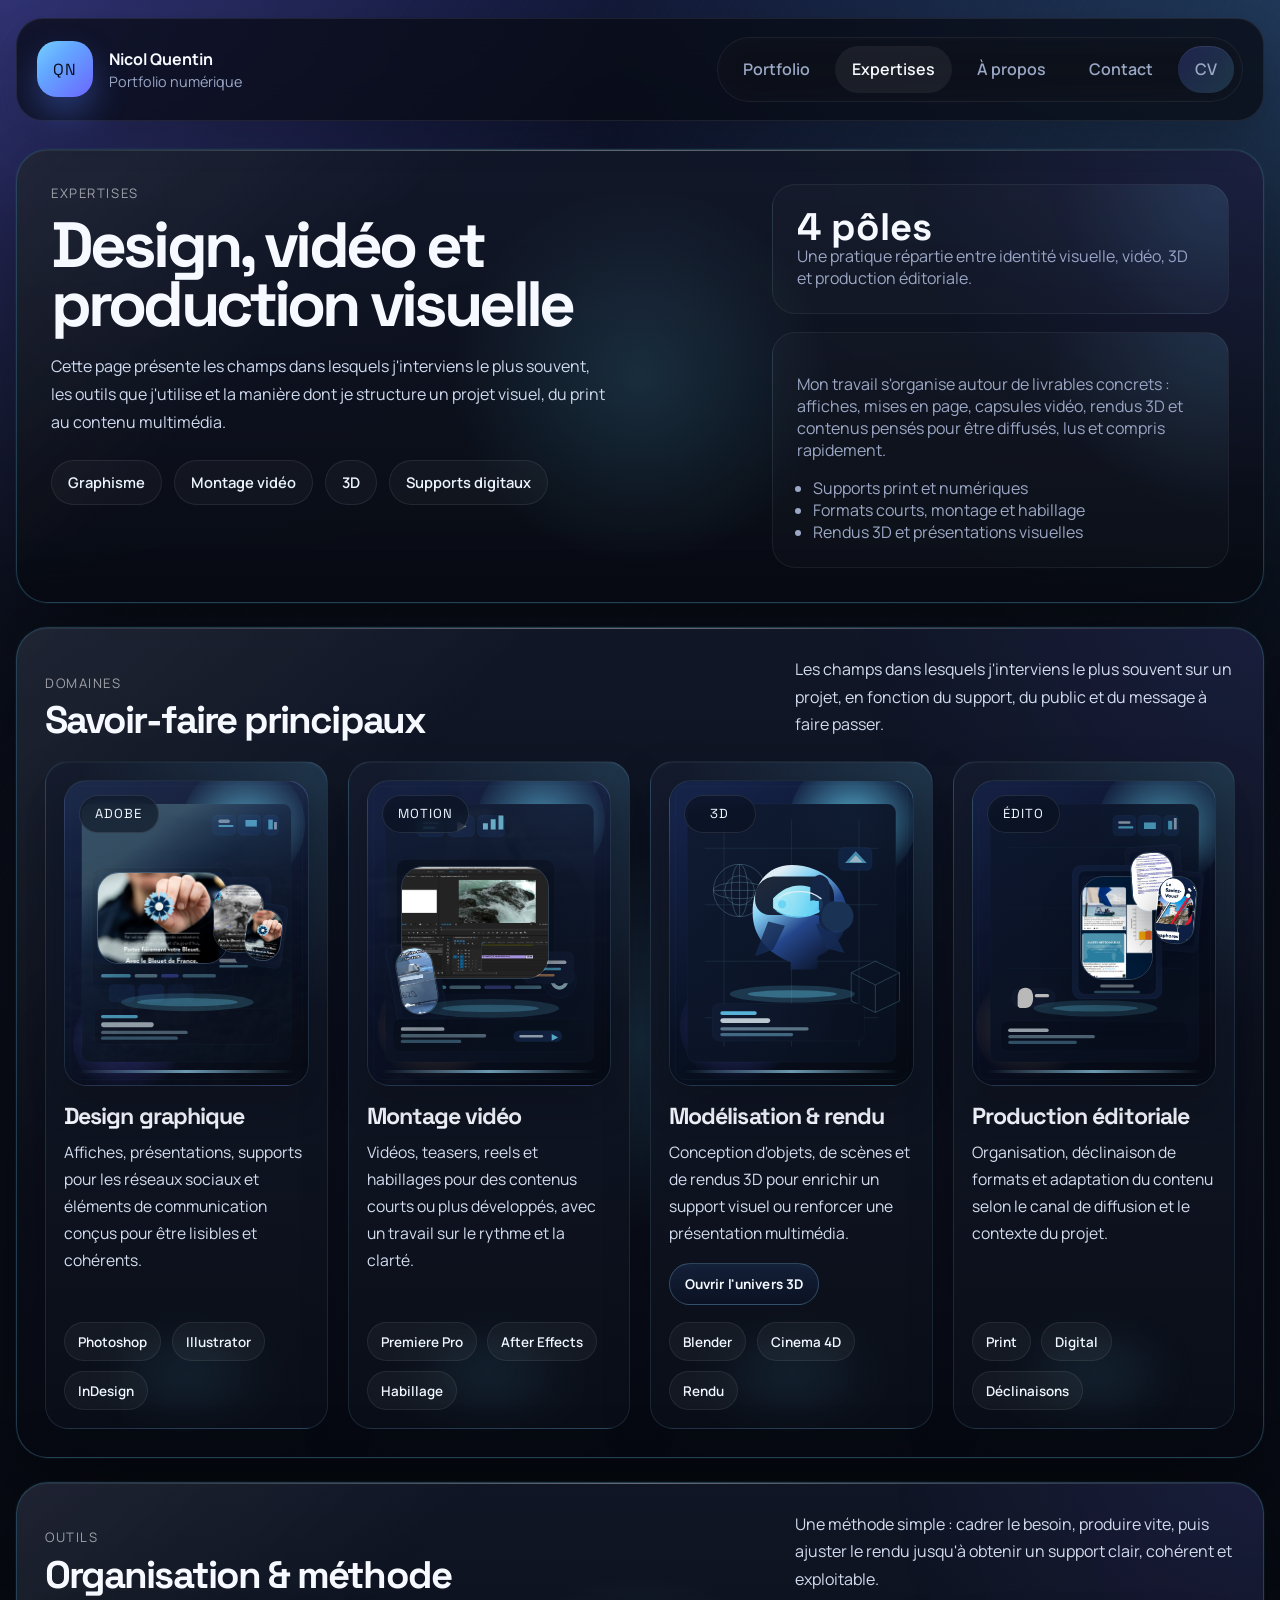
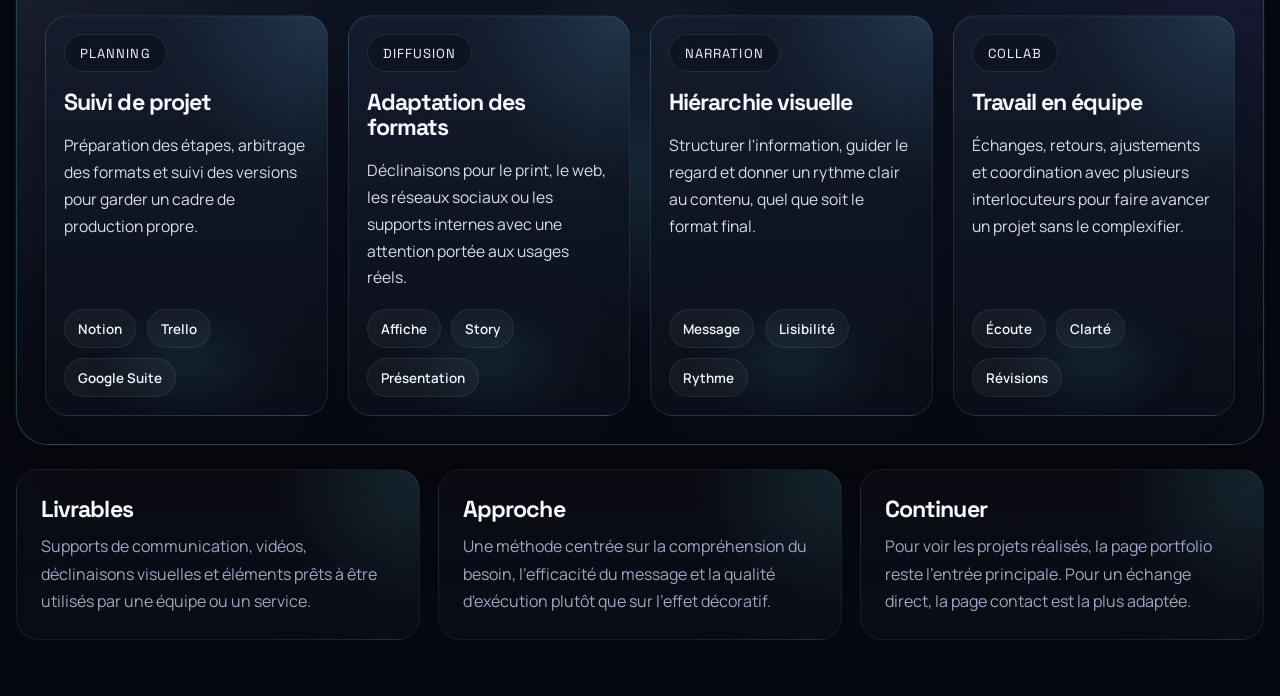
<file: expertises.html>
<!DOCTYPE html>
<html lang="fr">
  <head>
    <meta charset="UTF-8" />
    <meta name="viewport" content="width=device-width, initial-scale=1.0" />
    <title>Expertises | Quentin Nicol</title>
    <meta
      name="description"
      content="Page dédiée aux expertises de Quentin Nicol en graphisme, vidéo, 3D et production multimédia."
    />
    <link rel="preconnect" href="https://fonts.googleapis.com" />
    <link rel="preconnect" href="https://fonts.gstatic.com" crossorigin />
    <link
      href="https://fonts.googleapis.com/css2?family=Manrope:wght@400;500;600;700;800&family=Space+Grotesk:wght@500;700&display=swap"
      rel="stylesheet"
    />
    <link rel="stylesheet" href="portfolio-pages.css" />
    <link rel="stylesheet" href="shared-nav.css" />
  </head>
  <body data-page="expertises">
    <div class="subpage-shell">
      <header class="topbar reveal" data-mobile-nav>
        <div class="topbar__primary">
          <a class="brand" href="index.html" aria-label="Retour à l'accueil">
            <span class="brand__mark">QN</span>
            <span class="brand__text">
              <strong>Nicol Quentin</strong>
              <span>Portfolio numérique</span>
            </span>
          </a>

          <button
            class="menu-toggle"
            type="button"
            aria-expanded="false"
            aria-controls="site-nav"
            aria-label="Ouvrir le menu"
            data-menu-toggle
          >
            <span class="menu-toggle__line"></span>
            <span class="menu-toggle__line"></span>
            <span class="menu-toggle__line"></span>
          </button>
        </div>

        <nav class="topnav" id="site-nav" aria-label="Navigation principale">
          <a href="experience-professionnelle.html" data-nav-link data-nav-key="portfolio">
            Portfolio
          </a>
          <a href="expertises.html" data-nav-link data-nav-key="expertises">Expertises</a>
          <a href="certification.html" data-nav-link data-nav-key="about">À propos</a>
          <a href="contact.html" data-nav-link data-nav-key="contact">Contact</a>
          <a
            class="topnav__cta"
            href="docs/quentin-nicol-cv.pdf"
            data-nav-link
            data-nav-key="cv"
            target="_blank"
            rel="noreferrer"
          >
            CV
          </a>
        </nav>
      </header>

      <main class="page-main">
        <section class="panel hero-panel reveal" data-panel>
          <div class="hero-copy">
            <p class="eyebrow">Expertises</p>
            <h1>Design, vidéo et production visuelle</h1>
            <p>
              Cette page présente les champs dans lesquels j'interviens le plus
              souvent, les outils que j'utilise et la manière dont je structure
              un projet visuel, du print au contenu multimédia.
            </p>

            <div class="tag-row" aria-label="Domaines d'intervention">
              <a href="#design-graphique">Graphisme</a>
              <a href="#montage-video">Montage vidéo</a>
              <a href="univers-3d.html">3D</a>
              <a href="#supports-digitaux">Supports digitaux</a>
            </div>
          </div>

          <aside class="hero-side">
            <article class="metric-card">
              <strong>4 pôles</strong>
              <span>Une pratique répartie entre identité visuelle, vidéo, 3D et production éditoriale.</span>
            </article>

            <article class="detail-card">
              <p>
                Mon travail s'organise autour de livrables concrets : affiches,
                mises en page, capsules vidéo, rendus 3D et contenus pensés
                pour être diffusés, lus et compris rapidement.
              </p>
              <ul>
                <li>Supports print et numériques</li>
                <li>Formats courts, montage et habillage</li>
                <li>Rendus 3D et présentations visuelles</li>
              </ul>
            </article>
          </aside>
        </section>

        <section class="panel section-panel reveal" data-panel>
          <div class="section-block__header">
            <div>
              <p class="eyebrow">Domaines</p>
              <h2 class="section-block__title">Savoir-faire principaux</h2>
            </div>
            <p>
              Les champs dans lesquels j'interviens le plus souvent sur un
              projet, en fonction du support, du public et du message à faire passer.
            </p>
          </div>

          <div class="competence-grid competence-grid--interactive">
            <article class="competence-card competence-card--design" id="design-graphique">
              <div class="competence-card__media competence-card__media--scene competence-card__media--design">
                <video
                  class="competence-card__video"
                  autoplay
                  muted
                  loop
                  playsinline
                  preload="metadata"
                  poster="assets/video-previews/teaser-lancement-v5-affiche.jpg"
                  aria-hidden="true"
                >
                  <source
                    src="assets/video-previews/teaser-lancement-v5-affiche-preview.mp4"
                    type="video/mp4"
                  />
                </video>
                <img
                  class="competence-card__media-base"
                  src="assets/expertises/design-graphique-card.svg"
                  alt=""
                  loading="lazy"
                />
                <img
                  class="competence-card__media-layer competence-card__media-layer--design-main"
                  src="assets/experience/support-communication-02.webp"
                  alt=""
                  loading="lazy"
                />
                <img
                  class="competence-card__media-layer competence-card__media-layer--design-sheet-a"
                  src="assets/experience/support-communication-01.webp"
                  alt=""
                  loading="lazy"
                />
                <img
                  class="competence-card__media-layer competence-card__media-layer--design-sheet-b"
                  src="assets/experience/support-communication-02.webp"
                  alt=""
                  loading="lazy"
                />
                <span class="competence-card__icon">Adobe</span>
              </div>
              <div class="competence-card__body">
                <h3>Design graphique</h3>
                <p>
                  Affiches, présentations, supports pour les réseaux sociaux et
                  éléments de communication conçus pour être lisibles et cohérents.
                </p>
              </div>
              <div class="skill-tags">
                <span>Photoshop</span>
                <span>Illustrator</span>
                <span>InDesign</span>
              </div>
            </article>

            <article class="competence-card competence-card--motion" id="montage-video">
              <div class="competence-card__media competence-card__media--scene competence-card__media--motion">
                <video
                  class="competence-card__video"
                  autoplay
                  muted
                  loop
                  playsinline
                  preload="metadata"
                  poster="assets/video-previews/reel-v22.jpg"
                  aria-hidden="true"
                >
                  <source
                    src="assets/video-previews/reel-v22-preview.mp4"
                    type="video/mp4"
                  />
                </video>
                <img
                  class="competence-card__media-base"
                  src="assets/expertises/montage-video-card.svg"
                  alt=""
                  loading="lazy"
                />
                <img
                  class="competence-card__media-layer competence-card__media-layer--video-main"
                  src="assets/experience/video-premiere.webp"
                  alt=""
                  loading="lazy"
                />
                <img
                  class="competence-card__media-layer competence-card__media-layer--video-phone"
                  src="assets/video-previews/reel-v22.jpg"
                  alt=""
                  loading="lazy"
                />
                <span class="competence-card__icon">Motion</span>
              </div>
              <div class="competence-card__body">
                <h3>Montage vidéo</h3>
                <p>
                  Vidéos, teasers, reels et habillages pour des contenus courts
                  ou plus développés, avec un travail sur le rythme et la clarté.
                </p>
              </div>
              <div class="skill-tags">
                <span>Premiere Pro</span>
                <span>After Effects</span>
                <span>Habillage</span>
              </div>
            </article>

            <article class="competence-card competence-card--three" id="modelisation-rendu">
              <div class="competence-card__media">
                <img
                  class="competence-card__media-base competence-card__media-base--solo"
                  src="assets/expertises/modelisation-rendu-card.svg"
                  alt="Illustration 3D sombre avec formes, volume et rendu lumineux"
                  loading="lazy"
                />
                <span class="competence-card__icon">3D</span>
              </div>
              <div class="competence-card__body">
                <h3>Modélisation & rendu</h3>
                <p>
                  Conception d'objets, de scènes et de rendus 3D pour enrichir un
                  support visuel ou renforcer une présentation multimédia.
                </p>
                <a class="competence-card__cta" href="univers-3d.html">Ouvrir l'univers 3D</a>
              </div>
              <div class="skill-tags">
                <span>Blender</span>
                <span>Cinema 4D</span>
                <span>Rendu</span>
              </div>
            </article>

            <article class="competence-card competence-card--editorial" id="supports-digitaux">
              <div class="competence-card__media competence-card__media--scene competence-card__media--editorial">
                <video
                  class="competence-card__video"
                  autoplay
                  muted
                  loop
                  playsinline
                  preload="metadata"
                  poster="assets/video-previews/intro-le-saviez-vous-v1.jpg"
                  aria-hidden="true"
                >
                  <source
                    src="assets/video-previews/intro-le-saviez-vous-v1-preview.mp4"
                    type="video/mp4"
                  />
                </video>
                <img
                  class="competence-card__media-base"
                  src="assets/expertises/production-editoriale-card.svg"
                  alt=""
                  loading="lazy"
                />
                <img
                  class="competence-card__media-layer competence-card__media-layer--editorial-tablet"
                  src="assets/armee/06dfa4a4-46e9-4b25-bc2d-59625dceeec2_rw_1920.webp"
                  alt=""
                  loading="lazy"
                />
                <img
                  class="competence-card__media-layer competence-card__media-layer--editorial-paper-top"
                  src="assets/armee/0f9fcf0b-ad99-42cc-853f-467d7204ae5f_rw_1200.webp"
                  alt=""
                  loading="lazy"
                />
                <img
                  class="competence-card__media-layer competence-card__media-layer--editorial-paper-right"
                  src="assets/armee/f5c57bfb-8886-4093-a462-a86238e83ab0_rw_1920.webp"
                  alt=""
                  loading="lazy"
                />
                <span class="competence-card__icon">Édito</span>
              </div>
              <div class="competence-card__body">
                <h3>Production éditoriale</h3>
                <p>
                  Organisation, déclinaison de formats et adaptation du contenu
                  selon le canal de diffusion et le contexte du projet.
                </p>
              </div>
              <div class="skill-tags">
                <span>Print</span>
                <span>Digital</span>
                <span>Déclinaisons</span>
              </div>
            </article>
          </div>
        </section>

        <section class="panel section-panel reveal" data-panel>
          <div class="section-block__header">
            <div>
              <p class="eyebrow">Outils</p>
              <h2 class="section-block__title">Organisation & méthode</h2>
            </div>
            <p>
              Une méthode simple : cadrer le besoin, produire vite, puis ajuster
              le rendu jusqu'à obtenir un support clair, cohérent et exploitable.
            </p>
          </div>

          <div class="competence-grid competence-grid--static">
            <article class="competence-card competence-card--simple">
              <span class="competence-card__icon">Planning</span>
              <h3>Suivi de projet</h3>
              <p>
                Préparation des étapes, arbitrage des formats et suivi des
                versions pour garder un cadre de production propre.
              </p>
              <div class="skill-tags">
                <span>Notion</span>
                <span>Trello</span>
                <span>Google Suite</span>
              </div>
            </article>

            <article class="competence-card competence-card--simple">
              <span class="competence-card__icon">Diffusion</span>
              <h3>Adaptation des formats</h3>
              <p>
                Déclinaisons pour le print, le web, les réseaux sociaux ou les
                supports internes avec une attention portée aux usages réels.
              </p>
              <div class="skill-tags">
                <span>Affiche</span>
                <span>Story</span>
                <span>Présentation</span>
              </div>
            </article>

            <article class="competence-card competence-card--simple competence-card--accent">
              <span class="competence-card__icon">Narration</span>
              <h3>Hiérarchie visuelle</h3>
              <p>
                Structurer l'information, guider le regard et donner un rythme
                clair au contenu, quel que soit le format final.
              </p>
              <div class="skill-tags">
                <span>Message</span>
                <span>Lisibilité</span>
                <span>Rythme</span>
              </div>
            </article>

            <article class="competence-card competence-card--simple">
              <span class="competence-card__icon">Collab</span>
              <h3>Travail en équipe</h3>
              <p>
                Échanges, retours, ajustements et coordination avec plusieurs
                interlocuteurs pour faire avancer un projet sans le complexifier.
              </p>
              <div class="skill-tags">
                <span>Écoute</span>
                <span>Clarté</span>
                <span>Révisions</span>
              </div>
            </article>
          </div>
        </section>

        <section class="insight-grid reveal">
          <article class="insight-card">
            <h3>Livrables</h3>
            <p>
              Supports de communication, vidéos, déclinaisons visuelles et
              éléments prêts à être utilisés par une équipe ou un service.
            </p>
          </article>

          <article class="insight-card">
            <h3>Approche</h3>
            <p>
              Une méthode centrée sur la compréhension du besoin, l'efficacité
              du message et la qualité d'exécution plutôt que sur l'effet décoratif.
            </p>
          </article>

          <article class="insight-card">
            <h3>Continuer</h3>
            <p>
              Pour voir les projets réalisés, la page portfolio reste l'entrée
              principale. Pour un échange direct, la page contact est la plus adaptée.
            </p>
          </article>
        </section>
      </main>
    </div>

    <script src="script.js"></script>
  </body>
</html>
</file>
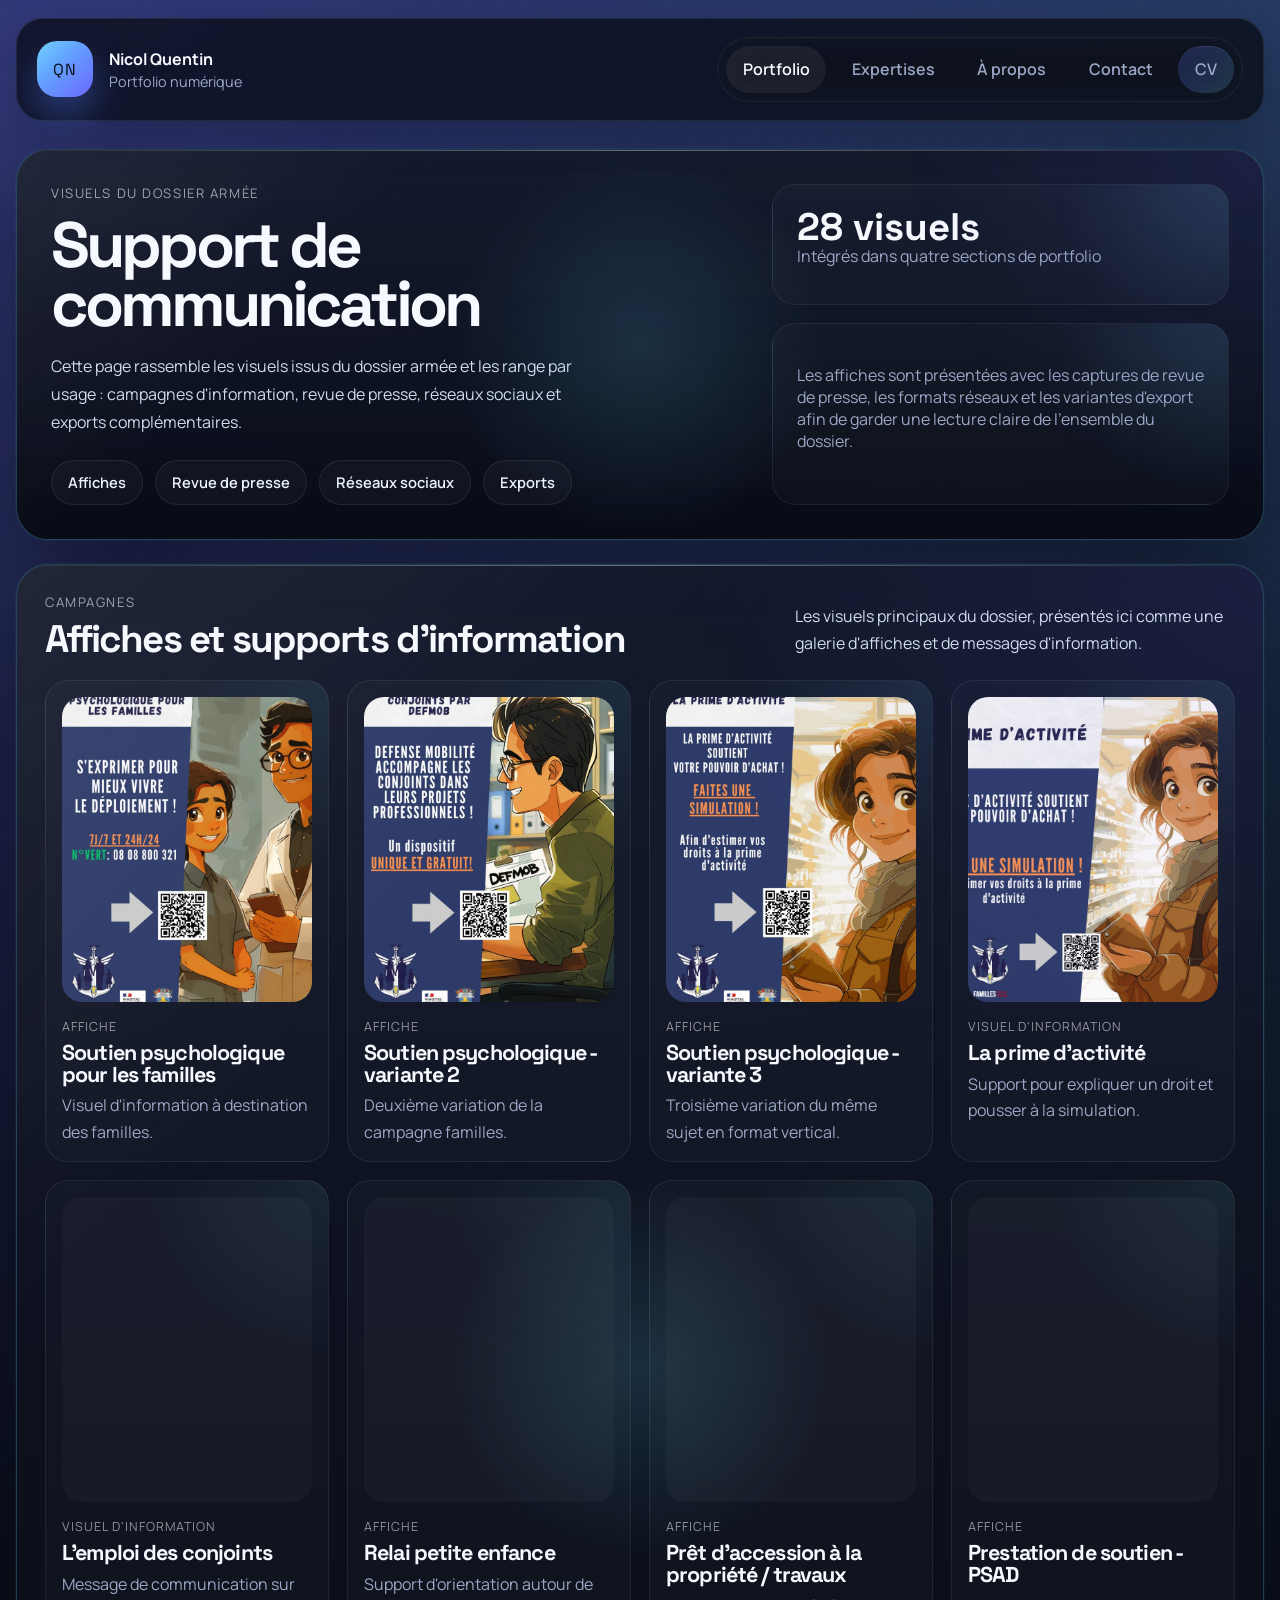
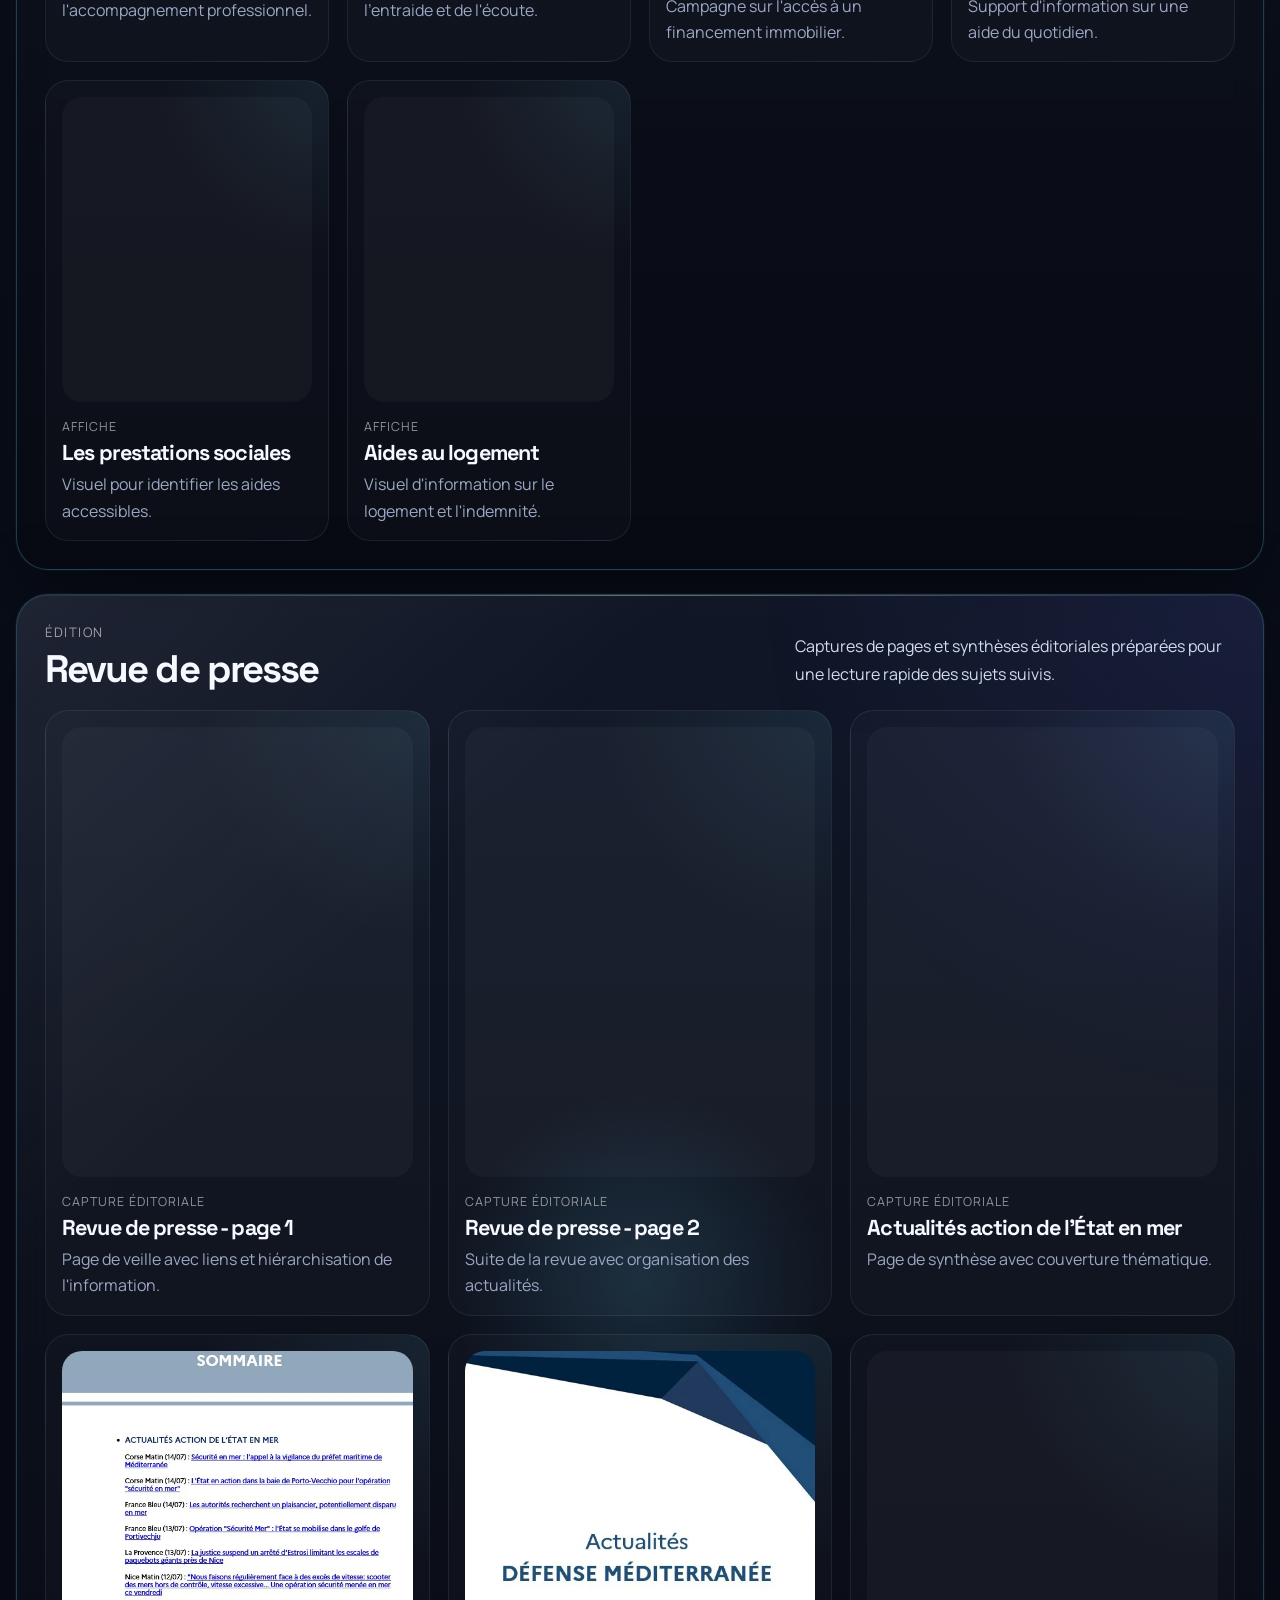
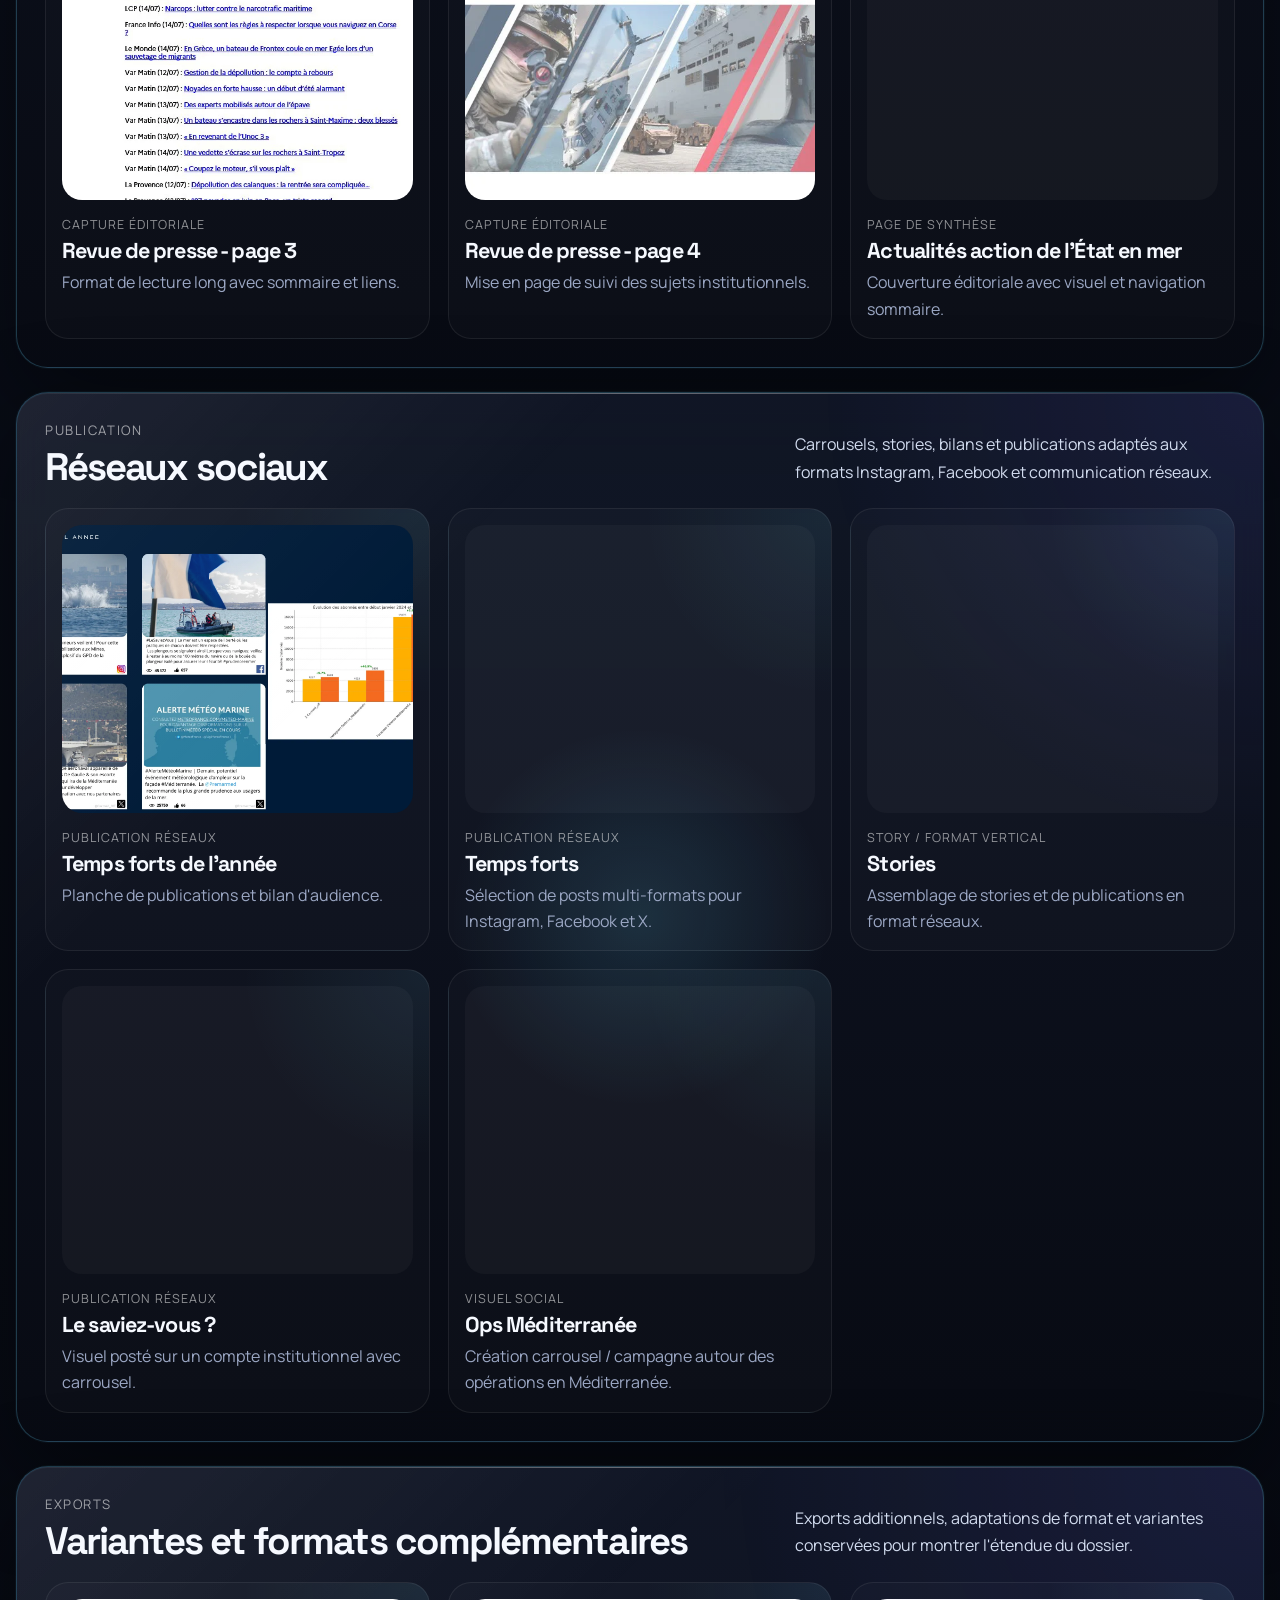
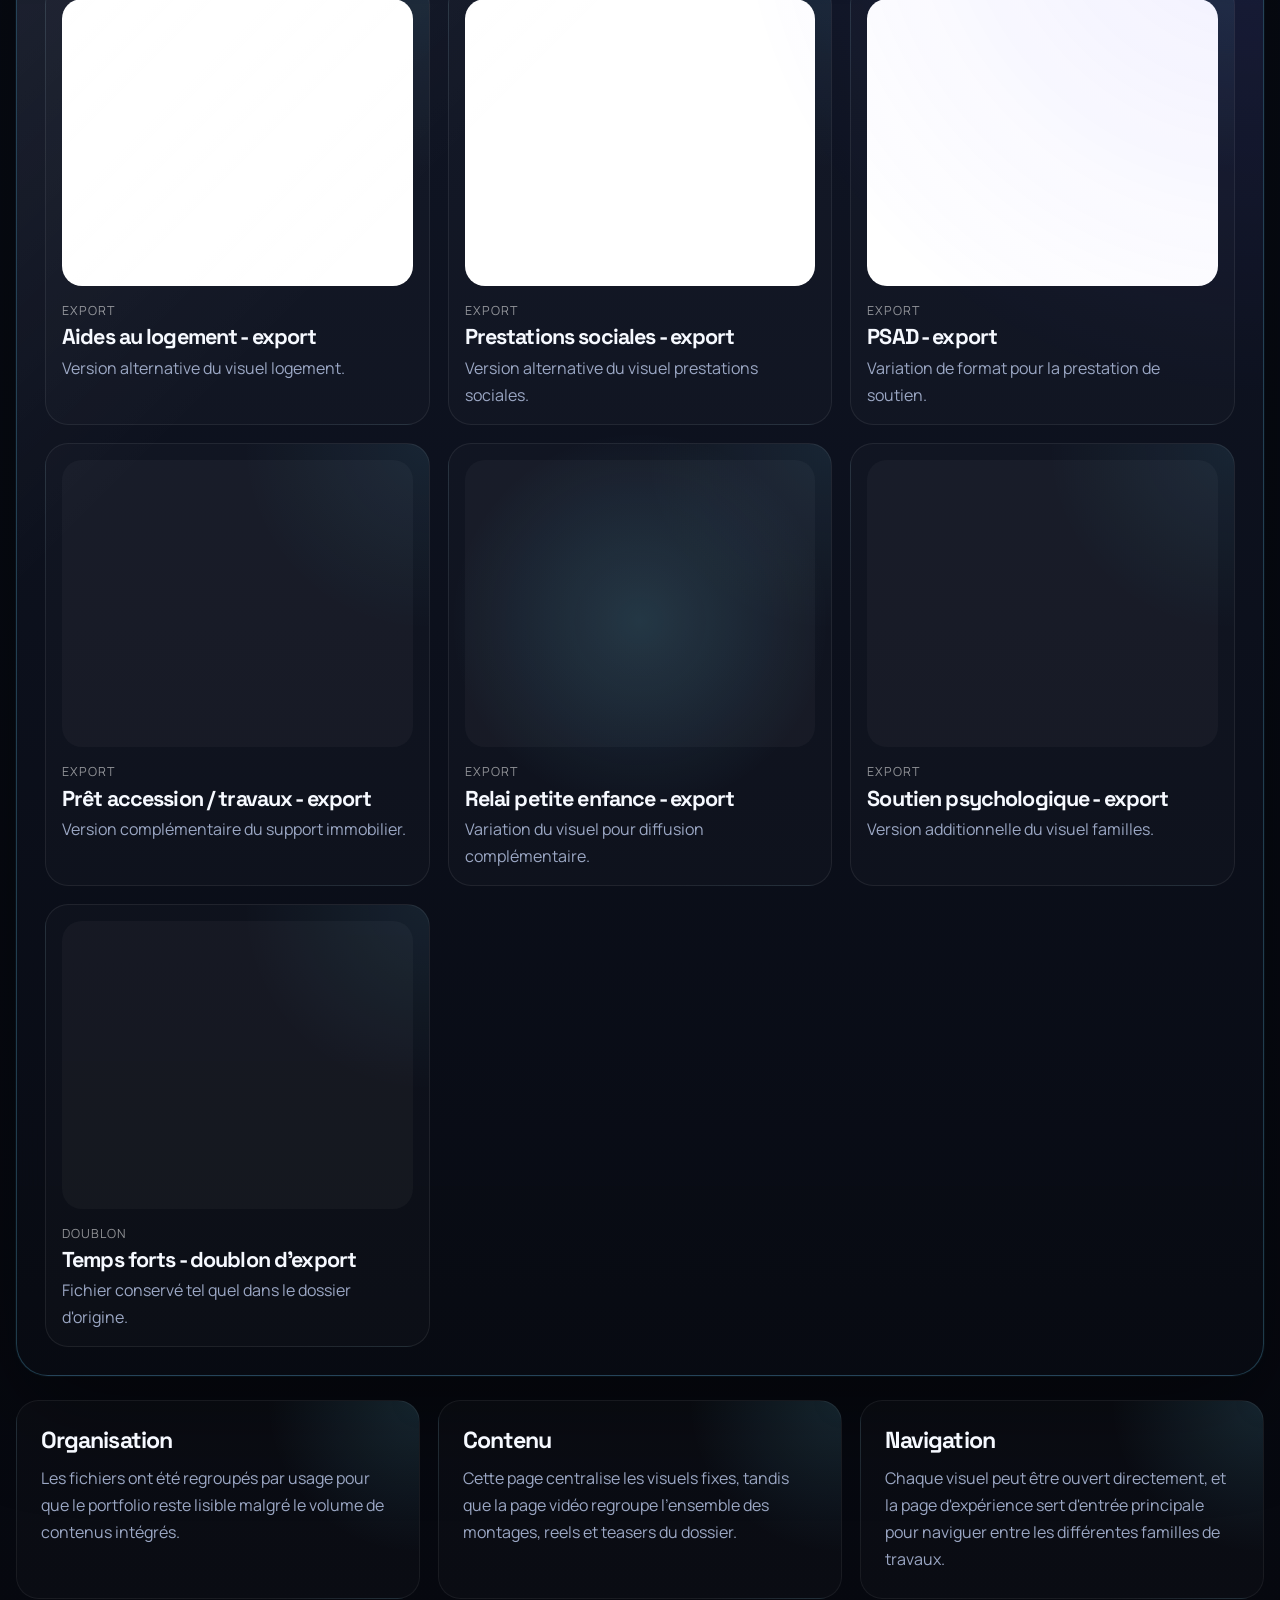
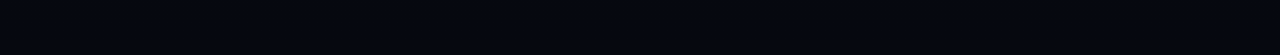
<file: support-communication.html>
<!DOCTYPE html>
<html lang="fr">
  <head>
    <meta charset="UTF-8" />
    <meta name="viewport" content="width=device-width, initial-scale=1.0" />
    <title>Support de communication | Quentin Nicol</title>
    <meta
      name="description"
      content="Page détaillée des supports de communication réalisés par Quentin Nicol."
    />
    <link rel="preconnect" href="https://fonts.googleapis.com" />
    <link rel="preconnect" href="https://fonts.gstatic.com" crossorigin />
    <link
      href="https://fonts.googleapis.com/css2?family=Manrope:wght@400;500;600;700;800&family=Space+Grotesk:wght@500;700&display=swap"
      rel="stylesheet"
    />
    <link rel="stylesheet" href="portfolio-pages.css" />
    <link rel="stylesheet" href="shared-nav.css" />
  </head>
  <body data-page="portfolio">
    <div class="subpage-shell">
      <header class="topbar reveal" data-mobile-nav>
        <div class="topbar__primary">
          <a class="brand" href="index.html" aria-label="Retour à l'accueil">
            <span class="brand__mark">QN</span>
            <span class="brand__text">
              <strong>Nicol Quentin</strong>
              <span>Portfolio numérique</span>
            </span>
          </a>

          <button
            class="menu-toggle"
            type="button"
            aria-expanded="false"
            aria-controls="site-nav"
            aria-label="Ouvrir le menu"
            data-menu-toggle
          >
            <span class="menu-toggle__line"></span>
            <span class="menu-toggle__line"></span>
            <span class="menu-toggle__line"></span>
          </button>
        </div>

        <nav class="topnav" id="site-nav" aria-label="Navigation principale">
          <a href="experience-professionnelle.html" data-nav-link data-nav-key="portfolio">
            Portfolio
          </a>
          <a href="expertises.html" data-nav-link data-nav-key="expertises">
            Expertises
          </a>
          <a href="certification.html" data-nav-link data-nav-key="about">À propos</a>
          <a href="contact.html" data-nav-link data-nav-key="contact">Contact</a>
          <a
            class="topnav__cta"
            href="docs/quentin-nicol-cv.pdf"
            data-nav-link
            data-nav-key="cv"
            target="_blank"
            rel="noreferrer"
          >
            CV
          </a>
        </nav>
      </header>

      <main class="page-main support-layout">
        <section class="panel hero-panel reveal" data-panel>
          <div class="hero-copy">
            <p class="eyebrow">Visuels du dossier armée</p>
            <h1>Support de communication</h1>
            <p>
              Cette page rassemble les visuels issus du dossier armée et les
              range par usage : campagnes d'information, revue de presse,
              réseaux sociaux et exports complémentaires.
            </p>

            <div class="tag-row" aria-label="Mots clés">
              <span>Affiches</span>
              <span>Revue de presse</span>
              <span>Réseaux sociaux</span>
              <span>Exports</span>
            </div>
          </div>

          <aside class="hero-side">
            <article class="metric-card">
              <strong>28 visuels</strong>
              <span>Intégrés dans quatre sections de portfolio</span>
            </article>

            <article class="detail-card">
              <p>
                Les affiches sont présentées avec les captures de revue de
                presse, les formats réseaux et les variantes d'export afin de
                garder une lecture claire de l'ensemble du dossier.
              </p>
            </article>
          </aside>
        </section>

        <section class="panel section-panel reveal" id="campagnes" data-panel>
          <div class="section-block__header">
            <div>
              <p class="eyebrow">Campagnes</p>
              <h2 class="section-block__title">Affiches et supports d'information</h2>
            </div>
            <p>
              Les visuels principaux du dossier, présentés ici comme une galerie
              d'affiches et de messages d'information.
            </p>
          </div>
          <div class="media-gallery media-gallery--portrait" data-image-collection="campaigns"></div>
        </section>

        <section class="panel section-panel reveal" id="revue" data-panel>
          <div class="section-block__header">
            <div>
              <p class="eyebrow">Édition</p>
              <h2 class="section-block__title">Revue de presse</h2>
            </div>
            <p>
              Captures de pages et synthèses éditoriales préparées pour une
              lecture rapide des sujets suivis.
            </p>
          </div>
          <div class="media-gallery media-gallery--document" data-image-collection="press"></div>
        </section>

        <section class="panel section-panel reveal" id="reseaux" data-panel>
          <div class="section-block__header">
            <div>
              <p class="eyebrow">Publication</p>
              <h2 class="section-block__title">Réseaux sociaux</h2>
            </div>
            <p>
              Carrousels, stories, bilans et publications adaptés aux formats
              Instagram, Facebook et communication réseaux.
            </p>
          </div>
          <div class="media-gallery media-gallery--landscape" data-image-collection="social"></div>
        </section>

        <section class="panel section-panel reveal" id="variantes" data-panel>
          <div class="section-block__header">
            <div>
              <p class="eyebrow">Exports</p>
              <h2 class="section-block__title">Variantes et formats complémentaires</h2>
            </div>
            <p>
              Exports additionnels, adaptations de format et variantes conservées
              pour montrer l'étendue du dossier.
            </p>
          </div>
          <div class="media-gallery media-gallery--mixed" data-image-collection="exports"></div>
        </section>

        <section class="insight-grid reveal">
          <article class="insight-card">
              <h3>Organisation</h3>
              <p>
              Les fichiers ont été regroupés par usage pour que le portfolio
              reste lisible malgré le volume de contenus intégrés.
              </p>
            </article>

          <article class="insight-card">
              <h3>Contenu</h3>
              <p>
              Cette page centralise les visuels fixes, tandis que la page vidéo
              regroupe l'ensemble des montages, reels et teasers du dossier.
              </p>
            </article>

          <article class="insight-card">
            <h3>Navigation</h3>
            <p>
              Chaque visuel peut être ouvert directement, et la page
              d'expérience sert d'entrée principale pour naviguer entre les
              différentes familles de travaux.
            </p>
          </article>
        </section>
      </main>
    </div>

    <script src="script.js"></script>
    <script src="portfolio-media.js"></script>
  </body>
</html>
</file>
<file: styles.css>
:root {
  --bg: #05070d;
  --bg-2: #0c1220;
  --panel: rgba(12, 16, 28, 0.72);
  --panel-strong: rgba(14, 19, 32, 0.9);
  --line: rgba(104, 215, 255, 0.22);
  --line-strong: rgba(104, 215, 255, 0.42);
  --text: #f7faff;
  --muted: #9aa7c5;
  --accent: #67d7ff;
  --accent-2: #6c63ff;
  --accent-3: #ffb36a;
  --shadow: 0 36px 110px rgba(0, 0, 0, 0.48);
  --radius-xl: 2rem;
  --radius-lg: 1.5rem;
  --radius-md: 1.15rem;
}

* {
  box-sizing: border-box;
}

html {
  scroll-behavior: smooth;
}

#accueil,
#projets {
  scroll-margin-top: 132px;
}

body {
  margin: 0;
  min-height: 100vh;
  font-family: "Manrope", sans-serif;
  color: var(--text);
  background:
    radial-gradient(circle at 10% 10%, rgba(108, 99, 255, 0.35), transparent 26%),
    radial-gradient(circle at 88% 8%, rgba(103, 215, 255, 0.2), transparent 24%),
    radial-gradient(circle at 50% 32%, rgba(255, 179, 106, 0.07), transparent 20%),
    linear-gradient(180deg, #121937 0%, #0a0f1a 28%, #05070d 100%);
}

body.menu-open {
  overflow: hidden;
}

body::before {
  content: "";
  position: fixed;
  inset: 0;
  pointer-events: none;
  background:
    linear-gradient(120deg, rgba(255, 255, 255, 0.035), transparent 24%),
    repeating-linear-gradient(
      125deg,
      rgba(255, 255, 255, 0.008) 0,
      rgba(255, 255, 255, 0.008) 1px,
      transparent 1px,
      transparent 24px
    );
  mix-blend-mode: screen;
  opacity: 0.34;
}

body::after {
  content: "";
  position: fixed;
  right: -10vw;
  top: 16vh;
  width: 34vw;
  height: 34vw;
  border-radius: 999px;
  pointer-events: none;
  background: radial-gradient(circle, rgba(103, 215, 255, 0.16), transparent 64%);
  filter: blur(22px);
  opacity: 0.46;
}

a {
  color: inherit;
  text-decoration: none;
}

img {
  display: block;
  max-width: 100%;
}

.page-shell {
  width: min(1500px, calc(100% - 32px));
  margin: 0 auto;
  padding: 24px 0 72px;
}

.topbar,
.footer {
  display: flex;
  align-items: center;
  justify-content: space-between;
  gap: 1rem;
}

.topbar {
  position: sticky;
  top: 16px;
  z-index: 20;
  padding: 18px 20px;
  margin-bottom: 36px;
  border: 1px solid rgba(255, 255, 255, 0.08);
  border-radius: 1.7rem;
  background: rgba(8, 11, 19, 0.72);
  backdrop-filter: blur(18px);
  box-shadow: 0 16px 36px rgba(0, 0, 0, 0.2);
}

.topbar__primary {
  display: flex;
  align-items: center;
  gap: 1rem;
}

.brand {
  display: inline-flex;
  align-items: center;
  gap: 1rem;
  transition: opacity 220ms ease, transform 220ms ease;
}

.brand__mark {
  display: grid;
  place-items: center;
  width: 56px;
  height: 56px;
  border-radius: 20px;
  font-family: "Space Grotesk", sans-serif;
  font-size: 1rem;
  letter-spacing: 0.08em;
  color: #08111d;
  background: linear-gradient(135deg, #76d0ff 0%, #63a8ff 35%, #6b66ff 100%);
  box-shadow: 0 18px 34px rgba(80, 126, 255, 0.35);
}

.brand__text {
  display: flex;
  flex-direction: column;
  gap: 0.1rem;
  color: var(--muted);
}

.brand__text strong {
  color: var(--text);
  font-size: 1rem;
  font-weight: 700;
}

.topnav {
  display: inline-flex;
  align-items: center;
  gap: 0.55rem;
  padding: 0.5rem;
  border: 1px solid rgba(255, 255, 255, 0.06);
  border-radius: 999px;
  background: rgba(255, 255, 255, 0.02);
  backdrop-filter: blur(18px);
}

.topnav a {
  padding: 0.78rem 1.05rem;
  border-radius: 999px;
  color: var(--muted);
  font-weight: 600;
  transition: color 180ms ease, background-color 180ms ease, transform 180ms ease;
}

.topnav a:hover {
  color: var(--text);
  background: rgba(255, 255, 255, 0.06);
}

.topnav__cta {
  color: #f7fbff;
  background: linear-gradient(135deg, rgba(98, 99, 255, 0.22), rgba(103, 215, 255, 0.18));
  box-shadow: inset 0 1px 0 rgba(255, 255, 255, 0.08);
}

.menu-toggle {
  display: none;
  align-items: center;
  justify-content: center;
  width: 54px;
  height: 54px;
  padding: 0;
  border: 1px solid rgba(255, 255, 255, 0.08);
  border-radius: 1.15rem;
  background: rgba(255, 255, 255, 0.04);
  color: var(--text);
  cursor: pointer;
  transition: border-color 180ms ease, background-color 180ms ease, transform 180ms ease;
}

.menu-toggle:hover {
  border-color: rgba(103, 215, 255, 0.36);
  background: rgba(103, 215, 255, 0.08);
}

.menu-toggle:focus-visible {
  outline: 2px solid rgba(103, 215, 255, 0.72);
  outline-offset: 3px;
}

.menu-toggle__line {
  position: absolute;
  width: 20px;
  height: 2px;
  border-radius: 999px;
  background: currentColor;
  transition: transform 220ms ease, opacity 220ms ease;
}

.menu-toggle__line:nth-child(1) {
  transform: translateY(-6px);
}

.menu-toggle__line:nth-child(2) {
  transform: translateY(0);
}

.menu-toggle__line:nth-child(3) {
  transform: translateY(6px);
}

.topbar.is-nav-open .menu-toggle__line:nth-child(1) {
  transform: translateY(0) rotate(45deg);
}

.topbar.is-nav-open .menu-toggle__line:nth-child(2) {
  opacity: 0;
}

.topbar.is-nav-open .menu-toggle__line:nth-child(3) {
  transform: translateY(0) rotate(-45deg);
}

.home-layout {
  display: grid;
  gap: 36px;
}

.panel {
  position: relative;
  overflow: hidden;
  isolation: isolate;
  border: 1px solid var(--line);
  border-radius: var(--radius-xl);
  backdrop-filter: blur(20px);
  background:
    radial-gradient(
      420px circle at var(--glow-x, 50%) var(--glow-y, 50%),
      rgba(103, 215, 255, 0.11),
      transparent 45%
    ),
    linear-gradient(180deg, rgba(18, 24, 40, 0.86), rgba(8, 11, 19, 0.95));
  box-shadow:
    inset 0 1px 0 rgba(255, 255, 255, 0.05),
    0 0 0 1px rgba(103, 215, 255, 0.03),
    var(--shadow);
}

.panel::before {
  content: "";
  position: absolute;
  inset: 0 auto auto 0;
  width: 100%;
  height: 1px;
  pointer-events: none;
  background: linear-gradient(90deg, transparent, rgba(255, 255, 255, 0.42), transparent);
  opacity: 0.75;
}

.panel::after {
  content: "";
  position: absolute;
  inset: 0;
  pointer-events: none;
  background:
    linear-gradient(135deg, rgba(255, 255, 255, 0.06), transparent 28%),
    radial-gradient(circle at 100% 0, rgba(108, 99, 255, 0.12), transparent 28%);
  opacity: 0.62;
}

.section-kicker,
.project-eyebrow {
  display: inline-flex;
  align-items: center;
  gap: 0.55rem;
  margin: 0;
  text-transform: uppercase;
  letter-spacing: 0.12em;
  font-size: 0.8rem;
  color: rgba(255, 255, 255, 0.52);
}

.section-kicker::before,
.project-eyebrow::before {
  content: "";
  width: 0.38rem;
  height: 0.38rem;
  border-radius: 999px;
  background: linear-gradient(135deg, var(--accent-2), var(--accent));
  box-shadow: 0 0 12px rgba(103, 215, 255, 0.26);
}

.section-head {
  display: flex;
  align-items: end;
  justify-content: space-between;
  gap: 2.5rem;
  padding: 0 4px;
}

.section-head h2 {
  margin: 0.65rem 0 0;
  font-family: "Space Grotesk", sans-serif;
  font-size: clamp(2.5rem, 5vw, 4.8rem);
  line-height: 0.94;
  letter-spacing: -0.06em;
}

.section-head > p {
  margin: 0;
  max-width: 44ch;
  color: var(--muted);
  line-height: 1.75;
}

.hero,
.project-spotlight,
.project-card,
.expertise-lead,
.expertise-card,
.utility-card {
  transition: transform 220ms ease, border-color 220ms ease, box-shadow 220ms ease, background 220ms ease;
}

:is(.hero, .project-spotlight, .project-card, .expertise-lead, .expertise-card, .utility-card):hover {
  transform: translateY(-3px);
  border-color: var(--line-strong);
  box-shadow:
    inset 0 1px 0 rgba(255, 255, 255, 0.05),
    0 0 0 1px rgba(103, 215, 255, 0.08),
    0 28px 72px rgba(0, 0, 0, 0.42);
}

.hero {
  display: grid;
  grid-template-columns: minmax(260px, 0.9fr) minmax(0, 1.15fr) minmax(250px, 0.72fr);
  gap: 32px;
  min-height: 700px;
  padding: 36px;
}

.hero__visual {
  position: relative;
  display: flex;
  align-items: stretch;
}

.hero__portrait-frame {
  width: 100%;
  border-radius: calc(var(--radius-xl) - 0.35rem);
  overflow: hidden;
  background:
    radial-gradient(circle at top, rgba(255, 255, 255, 0.07), transparent 32%),
    linear-gradient(180deg, #30384a 0%, #161c28 100%);
}

.hero__portrait-frame img {
  width: 100%;
  height: 100%;
  object-fit: cover;
  object-position: center 18%;
  filter: saturate(1.04) contrast(1.02);
}

.hero__status {
  position: absolute;
  left: 22px;
  bottom: 22px;
  padding: 0.7rem 1rem;
  border: 1px solid rgba(255, 255, 255, 0.1);
  border-radius: 999px;
  background: rgba(10, 14, 24, 0.58);
  backdrop-filter: blur(14px);
  font-size: 0.74rem;
  font-weight: 700;
  letter-spacing: 0.08em;
  text-transform: uppercase;
  color: rgba(255, 255, 255, 0.86);
}

.hero__body {
  display: flex;
  flex-direction: column;
  justify-content: center;
  padding: 10px 0;
}

.hero h1 {
  margin: 14px 0 18px;
  font-family: "Space Grotesk", sans-serif;
  font-size: clamp(4rem, 7vw, 7rem);
  line-height: 0.9;
  letter-spacing: -0.08em;
}

.hero__title {
  margin: 0;
  max-width: 14ch;
  font-size: clamp(1.7rem, 2.2vw, 2.8rem);
  line-height: 1.08;
  color: #edf4ff;
}

.hero__summary {
  margin: 1.2rem 0 0;
  max-width: 40ch;
  color: #d6deef;
  font-size: 1.03rem;
  line-height: 1.78;
}

.hero__chips {
  display: flex;
  flex-wrap: wrap;
  gap: 0.75rem;
  margin-top: 26px;
}

.hero__chips a,
.hero__chips span {
  padding: 0.68rem 0.92rem;
  border-radius: 999px;
  border: 1px solid rgba(255, 255, 255, 0.08);
  background: rgba(255, 255, 255, 0.035);
  color: #eef5ff;
  font-size: 0.88rem;
  font-weight: 600;
  transition:
    transform 160ms ease,
    border-color 160ms ease,
    background 160ms ease,
    box-shadow 160ms ease,
    color 160ms ease;
}

.hero__chips a:hover,
.hero__chips a:focus-visible {
  border-color: rgba(121, 193, 255, 0.34);
  background: linear-gradient(180deg, rgba(31, 40, 72, 0.96), rgba(18, 25, 48, 0.94));
  box-shadow:
    inset 0 1px 0 rgba(255, 255, 255, 0.1),
    0 10px 24px rgba(7, 13, 28, 0.18);
  color: #ffffff;
  transform: translateY(-1px);
}

.hero__chips a:focus-visible {
  outline: 2px solid rgba(111, 206, 255, 0.48);
  outline-offset: 2px;
}

.hero__actions {
  display: flex;
  flex-wrap: wrap;
  gap: 0.9rem;
  margin-top: 30px;
}

.button {
  display: inline-flex;
  align-items: center;
  justify-content: center;
  min-height: 58px;
  padding: 0 1.55rem;
  border-radius: 999px;
  font-weight: 700;
  font-size: 1rem;
  transition:
    transform 180ms ease,
    box-shadow 180ms ease,
    border-color 180ms ease,
    background-color 180ms ease,
    color 180ms ease;
}

.button:hover {
  transform: translateY(-2px);
}

.button:focus-visible,
.topnav a:focus-visible {
  outline: 2px solid rgba(103, 215, 255, 0.72);
  outline-offset: 3px;
}

.button--primary {
  border: 1px solid rgba(255, 255, 255, 0.08);
  color: #f8fbff;
  background: linear-gradient(90deg, var(--accent-2), #5d9dff 52%, #72d6ff);
  box-shadow: 0 14px 28px rgba(82, 115, 255, 0.28);
}

.button--primary:hover {
  box-shadow: 0 18px 34px rgba(82, 115, 255, 0.34);
}

.button--secondary {
  border: 1px solid rgba(255, 255, 255, 0.12);
  background: rgba(255, 255, 255, 0.04);
  color: #edf4ff;
}

.button--secondary:hover,
.button--ghost:hover {
  border-color: rgba(103, 215, 255, 0.42);
  background: rgba(103, 215, 255, 0.08);
}

.button--ghost {
  border: 1px solid rgba(255, 255, 255, 0.1);
  background: transparent;
  color: var(--muted);
}

.hero__rail {
  display: grid;
  gap: 18px;
  align-content: start;
}

.rail-card {
  position: relative;
  z-index: 1;
  display: grid;
  gap: 0.75rem;
  padding: 24px;
  border-radius: calc(var(--radius-xl) - 0.55rem);
  border: 1px solid rgba(255, 255, 255, 0.06);
  background:
    radial-gradient(circle at top right, rgba(103, 215, 255, 0.08), transparent 34%),
    rgba(255, 255, 255, 0.02);
}

.rail-card__label {
  margin: 0;
  color: rgba(255, 255, 255, 0.5);
  text-transform: uppercase;
  letter-spacing: 0.08em;
  font-size: 0.76rem;
}

.rail-card strong {
  font-family: "Space Grotesk", sans-serif;
  font-size: 1.45rem;
  line-height: 1.02;
  letter-spacing: -0.04em;
}

.rail-card span {
  color: var(--muted);
  line-height: 1.7;
}

.rail-card--stats {
  grid-template-columns: repeat(2, minmax(0, 1fr));
  gap: 14px;
}

.rail-card--stats div {
  display: grid;
  gap: 0.4rem;
  padding: 0.95rem;
  border-radius: 1.1rem;
  background: rgba(255, 255, 255, 0.03);
}

.rail-card--stats strong {
  font-size: 2.5rem;
  background: linear-gradient(180deg, #ffffff, #8ce1ff);
  -webkit-background-clip: text;
  color: transparent;
}

.project-stage {
  display: grid;
  grid-template-columns: minmax(0, 1.7fr) minmax(300px, 0.78fr);
  gap: 24px;
  align-items: start;
}

.project-spotlight {
  display: grid;
  grid-template-columns: minmax(0, 1.06fr) minmax(380px, 0.94fr);
  grid-template-areas:
    "copy media"
    "related related";
  column-gap: 40px;
  row-gap: 28px;
  padding: 30px 30px 28px;
  align-items: center;
}

.project-spotlight__copy,
.project-card__copy {
  position: relative;
  z-index: 1;
  display: grid;
  gap: 0.95rem;
  align-content: start;
}

.project-spotlight__copy {
  grid-area: copy;
  min-width: 0;
  z-index: 3;
  align-self: center;
  gap: 1.05rem;
  max-width: 620px;
  padding-right: 0;
}

.project-spotlight__media {
  grid-area: media;
  min-width: 0;
  align-self: start;
  z-index: 1;
  width: 100%;
  max-width: 560px;
  justify-self: end;
}

.project-spotlight__header {
  display: grid;
  gap: 0.65rem;
}

.project-spotlight__meta-row {
  display: flex;
  flex-wrap: wrap;
  align-items: center;
  gap: 0.7rem;
}

.project-spotlight__badge {
  display: inline-flex;
  align-items: center;
  justify-content: center;
  min-height: 38px;
  padding: 0.52rem 0.92rem;
  border-radius: 999px;
  border: 1px solid rgba(130, 188, 255, 0.2);
  background: linear-gradient(180deg, rgba(44, 58, 96, 0.6), rgba(26, 36, 63, 0.62));
  color: #dff8ff;
  box-shadow: inset 0 1px 0 rgba(255, 255, 255, 0.08);
  font-size: 0.76rem;
  font-weight: 700;
  letter-spacing: 0.08em;
  text-transform: uppercase;
  white-space: nowrap;
}

.project-spotlight__copy h3,
.project-card__copy h3,
.expertise-lead h3,
.expertise-card h3,
.utility-card h3 {
  margin: 0;
  font-family: "Space Grotesk", sans-serif;
  font-size: clamp(2rem, 3vw, 3.6rem);
  line-height: 0.95;
  letter-spacing: -0.05em;
}

.project-spotlight__copy h3 {
  font-size: clamp(2.45rem, 3.9vw, 4.1rem);
  max-width: 8.9ch;
  line-height: 0.98;
  letter-spacing: -0.065em;
}

.project-spotlight__copy > p:last-of-type,
.project-card__copy p:last-of-type,
.expertise-lead > p:last-of-type,
.expertise-card > p:last-of-type,
.utility-card > p:last-of-type {
  margin: 0;
  color: #d2dcef;
  line-height: 1.8;
}

.project-spotlight__lead {
  margin: 0;
  max-width: 34ch;
  color: #e9f2ff;
  font-size: 1rem;
  line-height: 1.76;
}

.project-spotlight__footer {
  display: grid;
  gap: 1.15rem;
  margin-top: 0.15rem;
}

.project-pill-list {
  display: grid;
  grid-template-columns: repeat(2, minmax(0, 1fr));
  gap: 0.75rem 0.8rem;
  width: min(100%, 500px);
  max-width: 100%;
}

.project-pill-list a {
  display: inline-flex;
  align-items: center;
  justify-content: center;
  min-height: 58px;
  padding: 0.7rem 0.95rem;
  border-radius: 999px;
  border: 1px solid rgba(126, 158, 223, 0.16);
  background: linear-gradient(180deg, rgba(25, 31, 55, 0.92), rgba(17, 22, 41, 0.9));
  box-shadow: inset 0 1px 0 rgba(255, 255, 255, 0.07);
  color: #edf4ff;
  font-size: 0.9rem;
  font-weight: 600;
  text-align: center;
  white-space: normal;
  text-decoration: none;
  transition:
    transform 160ms ease,
    border-color 160ms ease,
    background 160ms ease,
    box-shadow 160ms ease;
}

.project-pill-list a:hover,
.project-pill-list a:focus-visible {
  border-color: rgba(121, 193, 255, 0.34);
  background: linear-gradient(180deg, rgba(31, 40, 72, 0.96), rgba(18, 25, 48, 0.94));
  box-shadow:
    inset 0 1px 0 rgba(255, 255, 255, 0.1),
    0 10px 24px rgba(7, 13, 28, 0.18);
  transform: translateY(-1px);
}

.project-pill-list a:focus-visible {
  outline: 2px solid rgba(111, 206, 255, 0.48);
  outline-offset: 2px;
}

.project-spotlight__actions {
  display: flex;
  flex-wrap: wrap;
  gap: 0.75rem;
  padding-top: 0;
}

.project-spotlight__primary-cta {
  min-height: 62px;
  padding: 0 1.45rem;
  font-size: 0.98rem;
  border-radius: 999px;
  background:
    linear-gradient(180deg, rgba(31, 39, 67, 0.96), rgba(21, 27, 46, 0.96)),
    linear-gradient(90deg, rgba(103, 215, 255, 0.3), rgba(108, 99, 255, 0.28));
  border: 1px solid rgba(96, 209, 255, 0.5);
  box-shadow:
    inset 0 1px 0 rgba(255, 255, 255, 0.12),
    0 0 0 1px rgba(89, 177, 255, 0.08),
    0 0 18px rgba(61, 170, 255, 0.22);
  white-space: nowrap;
}

.project-spotlight__primary-cta::after {
  content: "›";
  margin-left: 0.7rem;
  color: var(--accent);
  font-size: 1.45rem;
  line-height: 1;
}

.project-list {
  margin: 0;
  padding-left: 1.1rem;
  color: var(--muted);
  line-height: 1.8;
}

.project-list li + li {
  margin-top: 0.2rem;
}

.project-list li::marker {
  color: rgba(103, 215, 255, 0.76);
}

.project-spotlight__media {
  position: relative;
}

.project-spotlight__visual-shell {
  position: relative;
  display: grid;
  grid-template-columns: 1fr;
  grid-template-rows: auto minmax(380px, auto) auto;
  gap: 14px;
  align-items: stretch;
  min-height: auto;
  overflow: hidden;
  isolation: isolate;
  width: 100%;
  padding: 22px 22px 18px;
  border-radius: 2rem;
  border: 1px solid rgba(126, 171, 255, 0.2);
  background:
    radial-gradient(circle at 62% 36%, rgba(106, 178, 255, 0.2), transparent 24%),
    radial-gradient(circle at 82% 86%, rgba(74, 209, 255, 0.16), transparent 18%),
    linear-gradient(180deg, rgba(20, 29, 56, 0.98), rgba(13, 18, 37, 0.98));
  box-shadow:
    inset 0 1px 0 rgba(255, 255, 255, 0.08),
    0 0 0 1px rgba(91, 166, 255, 0.06),
    0 18px 52px rgba(0, 0, 0, 0.24);
  contain: layout paint;
  text-decoration: none;
  color: inherit;
  transition:
    transform 180ms ease,
    border-color 180ms ease,
    background-color 180ms ease,
    box-shadow 180ms ease;
  cursor: pointer;
}

.project-spotlight__icon-row {
  display: inline-flex;
  justify-content: center;
  gap: 10px;
  position: relative;
  z-index: 2;
}

.project-spotlight__icon-chip {
  width: 48px;
  height: 48px;
  display: inline-grid;
  place-items: center;
  border-radius: 1rem;
  border: 1px solid rgba(150, 197, 255, 0.18);
  background: linear-gradient(180deg, rgba(38, 55, 96, 0.92), rgba(24, 34, 63, 0.96));
  box-shadow:
    inset 0 1px 0 rgba(255, 255, 255, 0.1),
    0 8px 18px rgba(0, 0, 0, 0.14);
}

.project-spotlight__icon-chip svg {
  width: 21px;
  height: 21px;
  fill: none;
  stroke: #f5fbff;
  stroke-width: 1.8;
  stroke-linecap: round;
  stroke-linejoin: round;
}

.project-spotlight__icon-chip svg * {
  fill: none;
  stroke: currentColor;
}

.project-spotlight__scene {
  position: relative;
  min-height: 395px;
  overflow: hidden;
  border-radius: 1.7rem;
  border: 1px solid rgba(137, 195, 255, 0.28);
  background:
    radial-gradient(circle at 46% 26%, rgba(110, 184, 255, 0.32), transparent 19%),
    radial-gradient(circle at 50% 88%, rgba(74, 209, 255, 0.34), transparent 14%),
    radial-gradient(circle at 80% 74%, rgba(97, 104, 255, 0.18), transparent 20%),
    linear-gradient(180deg, rgba(11, 18, 35, 0.96), rgba(10, 15, 29, 0.98));
  box-shadow:
    inset 0 1px 0 rgba(255, 255, 255, 0.08),
    inset 0 0 50px rgba(94, 170, 255, 0.08);
}

.project-spotlight__scene::before,
.project-spotlight__scene::after {
  content: "";
  position: absolute;
  pointer-events: none;
  border-radius: 999px;
}

.project-spotlight__scene::before {
  inset: auto 34px 18px 34px;
  height: 18px;
  background: radial-gradient(circle, rgba(93, 208, 255, 0.6), rgba(93, 208, 255, 0.06) 70%, transparent 80%);
  filter: blur(8px);
}

.project-spotlight__scene::after {
  right: 24px;
  top: 20px;
  width: 132px;
  height: 132px;
  background: radial-gradient(circle, rgba(103, 215, 255, 0.12), transparent 70%);
}

.project-spotlight__device {
  position: relative;
  overflow: hidden;
  border-radius: 1.35rem;
  border: 1px solid rgba(165, 214, 255, 0.16);
  box-shadow: 0 18px 34px rgba(2, 7, 18, 0.32);
}

.project-spotlight__device img {
  width: 100%;
  height: 100%;
  object-fit: cover;
  display: block;
}

.project-spotlight__device--screen {
  position: absolute;
  left: 42px;
  top: 74px;
  width: 68%;
  aspect-ratio: 1.32;
  padding: 10px;
  border-radius: 1.6rem;
  background: linear-gradient(180deg, #233458, #151c34);
}

.project-spotlight__device--screen img {
  border-radius: 1.1rem;
}

.project-spotlight__device--poster {
  position: absolute;
  right: 28px;
  bottom: 28px;
  width: 33%;
  aspect-ratio: 0.76;
  padding: 8px;
  border-radius: 1.5rem;
  background: linear-gradient(180deg, #24365d, #151d35);
  transform: rotate(6deg);
}

.project-spotlight__device--poster img {
  border-radius: 1rem;
}

.project-spotlight__device--sheet {
  position: absolute;
  right: 26px;
  top: 124px;
  width: 24%;
  min-width: 138px;
  height: 196px;
  z-index: 3;
  display: flex;
  flex-direction: column;
  justify-content: flex-end;
  gap: 0.42rem;
  overflow: hidden;
  padding: 15px 14px;
  border-radius: 1.3rem;
  border: 1px solid rgba(126, 192, 255, 0.22);
  background:
    radial-gradient(circle at 84% 14%, rgba(111, 207, 255, 0.16), transparent 34%),
    linear-gradient(180deg, rgba(24, 37, 67, 0.9), rgba(16, 24, 46, 0.94));
  color: #eaf3ff;
  backdrop-filter: blur(14px);
  transform: rotate(2.5deg);
  box-shadow:
    inset 0 1px 0 rgba(255, 255, 255, 0.08),
    0 18px 34px rgba(7, 13, 28, 0.3);
  isolation: isolate;
}

.project-spotlight__device--sheet::before {
  content: "";
  position: absolute;
  inset: 0;
  z-index: 0;
  background:
    linear-gradient(180deg, rgba(8, 11, 24, 0.12) 0%, rgba(8, 11, 24, 0.36) 42%, rgba(7, 10, 20, 0.9) 100%),
    linear-gradient(135deg, rgba(60, 153, 255, 0.08), transparent 58%);
}

.project-spotlight__device--sheet img {
  position: absolute;
  inset: 0;
  z-index: -1;
  width: 100%;
  height: 100%;
  object-fit: cover;
  object-position: center;
  filter: saturate(1.08) brightness(0.82);
}

.project-spotlight__sheet-head {
  display: inline-flex;
  align-items: center;
  width: fit-content;
  position: relative;
  z-index: 1;
  padding: 0.32rem 0.68rem;
  border-radius: 999px;
  border: 1px solid rgba(147, 205, 255, 0.18);
  background: rgba(12, 21, 44, 0.6);
  color: #d9ebff;
  font-size: 0.56rem;
  font-weight: 800;
  text-transform: uppercase;
  letter-spacing: 0.1em;
  box-shadow: inset 0 1px 0 rgba(255, 255, 255, 0.08);
}

.project-spotlight__sheet-title {
  display: block;
  position: relative;
  z-index: 1;
  font-family: "Space Grotesk", sans-serif;
  font-size: 0.92rem;
  font-weight: 700;
  line-height: 1.04;
  letter-spacing: -0.03em;
  text-shadow: 0 8px 22px rgba(5, 10, 24, 0.45);
}

.project-spotlight__sheet-note {
  display: block;
  position: relative;
  z-index: 1;
  font-size: 0.71rem;
  line-height: 1.38;
  color: rgba(226, 238, 255, 0.82);
  max-width: 11ch;
}

.project-spotlight__visual-frame {
  position: relative;
  overflow: hidden;
  min-height: 0;
}

.project-spotlight__visual-meta {
  position: relative;
  max-width: none;
  min-height: 0;
  display: grid;
  grid-template-columns: minmax(0, 1fr) auto;
  align-items: end;
  gap: 0.8rem 1rem;
  padding: 1.15rem 1.2rem;
  border: 1px solid rgba(136, 182, 255, 0.18);
  border-radius: 1.4rem;
  background: linear-gradient(180deg, rgba(18, 26, 48, 0.96), rgba(12, 18, 35, 0.98));
  backdrop-filter: blur(14px);
  box-shadow: inset 0 1px 0 rgba(255, 255, 255, 0.08);
}

.project-spotlight__visual-copy {
  display: grid;
  gap: 0.3rem;
  min-width: 0;
}

.project-spotlight__visual-copy strong {
  display: block;
  font-family: "Space Grotesk", sans-serif;
  font-size: 1.28rem;
  line-height: 0.98;
  letter-spacing: -0.04em;
}

.project-spotlight__visual-copy span {
  color: var(--muted);
  font-size: 0.92rem;
  line-height: 1.5;
}

.project-spotlight__visual-cta {
  display: inline-flex;
  align-items: center;
  gap: 0.4rem;
  width: fit-content;
  margin-top: 0;
  color: #eef7ff;
  font-size: 0.86rem;
  font-weight: 700;
  letter-spacing: 0.01em;
  white-space: nowrap;
}

.project-spotlight__visual-cta span {
  color: var(--accent);
  font-size: 0.95rem;
  line-height: 1;
}

.project-spotlight__visual-link:hover {
  transform: translateY(-2px);
  border-color: rgba(103, 215, 255, 0.34);
  background:
    radial-gradient(circle at top left, rgba(103, 215, 255, 0.18), transparent 26%),
    linear-gradient(160deg, rgba(255, 255, 255, 0.04), rgba(255, 255, 255, 0.018));
  box-shadow: 0 18px 34px rgba(0, 0, 0, 0.22);
}

.project-spotlight__visual-link:hover .project-spotlight__visual-meta {
  border-color: rgba(103, 215, 255, 0.28);
  background: rgba(10, 15, 26, 0.92);
}

.project-spotlight__visual-link:hover .project-spotlight__visual-cta,
.project-spotlight__visual-link:focus-visible .project-spotlight__visual-cta {
  color: #ffffff;
}

.project-spotlight__visual-link:focus-visible {
  outline: 2px solid rgba(103, 215, 255, 0.72);
  outline-offset: 3px;
}

.project-related {
  grid-area: related;
  display: grid;
  grid-template-columns: minmax(220px, 0.52fr) minmax(0, 1fr);
  gap: 18px;
  align-items: stretch;
  padding: 20px;
  border-radius: calc(var(--radius-lg) - 0.1rem);
  border: 1px solid rgba(255, 255, 255, 0.08);
  background:
    radial-gradient(circle at top left, rgba(103, 215, 255, 0.12), transparent 26%),
    linear-gradient(180deg, rgba(255, 255, 255, 0.035), rgba(255, 255, 255, 0.02));
}

.project-related__intro {
  display: grid;
  gap: 0.8rem;
  align-content: center;
}

.project-related__intro h4 {
  margin: 0;
  font-family: "Space Grotesk", sans-serif;
  font-size: clamp(1.5rem, 2.1vw, 2.1rem);
  line-height: 0.98;
  letter-spacing: -0.04em;
}

.project-related__intro p {
  margin: 0;
  color: var(--muted);
  line-height: 1.75;
}

.project-related__card {
  display: grid;
  grid-template-columns: minmax(160px, 220px) minmax(0, 1fr);
  gap: 18px;
  min-height: 100%;
  padding: 14px;
  border-radius: 1.3rem;
  border: 1px solid rgba(255, 255, 255, 0.08);
  background: rgba(7, 11, 19, 0.5);
  color: inherit;
  text-decoration: none;
  transition:
    transform 220ms ease,
    border-color 220ms ease,
    background-color 220ms ease,
    box-shadow 220ms ease;
}

.project-related__card:hover {
  transform: translateY(-2px);
  border-color: rgba(103, 215, 255, 0.3);
  background: rgba(9, 14, 24, 0.72);
  box-shadow: 0 18px 40px rgba(0, 0, 0, 0.24);
}

.project-related__media {
  position: relative;
  overflow: hidden;
  min-height: 190px;
  border-radius: 1.1rem;
  background: rgba(255, 255, 255, 0.03);
}

.project-related__media img {
  width: 100%;
  height: 100%;
  object-fit: cover;
  transition: transform 360ms ease, filter 360ms ease;
}

.project-related__card:hover .project-related__media img {
  transform: scale(1.03);
  filter: saturate(1.03) contrast(1.02);
}

.project-related__body {
  display: grid;
  gap: 0.75rem;
  align-content: start;
}

.project-related__tag {
  color: rgba(255, 255, 255, 0.52);
  font-size: 0.77rem;
  font-weight: 700;
  letter-spacing: 0.12em;
  text-transform: uppercase;
}

.project-related__body strong {
  font-family: "Space Grotesk", sans-serif;
  font-size: 1.45rem;
  line-height: 1;
  letter-spacing: -0.04em;
}

.project-related__body p {
  margin: 0;
  color: #d2dcef;
  line-height: 1.75;
}

.project-related__link {
  margin-top: auto;
  display: inline-flex;
  align-items: center;
  gap: 0.5rem;
  color: #f0f6ff;
  font-weight: 700;
}

.project-related__link-arrow {
  color: var(--accent);
}

.project-stack {
  display: grid;
  gap: 24px;
  align-content: start;
}

.project-card {
  display: grid;
  gap: 18px;
  min-height: 258px;
  padding: 22px;
}

.project-card__media {
  position: relative;
  overflow: hidden;
  border-radius: calc(var(--radius-lg) - 0.2rem);
  background: rgba(255, 255, 255, 0.03);
  aspect-ratio: 1.28;
}

.project-card__media::after {
  content: "";
  position: absolute;
  inset: 0;
  background: linear-gradient(180deg, transparent 42%, rgba(5, 8, 15, 0.52) 100%);
  opacity: 0.54;
  transition: opacity 320ms ease;
}

.project-card__media img {
  width: 100%;
  height: 100%;
  object-fit: cover;
  transition: transform 420ms ease, filter 420ms ease;
}

.project-card:hover .project-card__media img,
.project-spotlight:hover .project-spotlight__visual-frame img {
  transform: scale(1.025);
  filter: saturate(1.03) contrast(1.02);
}

.project-card:hover .project-card__media::after {
  opacity: 0.7;
}

.project-spotlight:hover .project-spotlight__visual-frame {
  box-shadow: 0 18px 44px rgba(0, 0, 0, 0.32);
}

.project-card--text {
  align-content: start;
  min-height: 100%;
}

.project-card--text .project-card__copy h3 {
  font-size: clamp(1.8rem, 2.4vw, 2.6rem);
}

.project-card__symbol {
  display: inline-grid;
  place-items: center;
  width: 72px;
  height: 72px;
  border-radius: 1.15rem;
  background: linear-gradient(135deg, rgba(122, 217, 255, 0.18), rgba(108, 99, 255, 0.18));
  border: 1px solid rgba(255, 255, 255, 0.08);
  font-family: "Space Grotesk", sans-serif;
  font-size: 1.1rem;
  font-weight: 700;
}

.project-card__symbol--contact {
  background: linear-gradient(135deg, rgba(103, 215, 255, 0.18), rgba(36, 58, 112, 0.36));
  color: #eff8ff;
}

.project-card__contact-list {
  display: flex;
  flex-wrap: wrap;
  gap: 0.7rem;
}

.project-card__contact-list span {
  display: inline-flex;
  align-items: center;
  min-height: 36px;
  padding: 0.5rem 0.85rem;
  border-radius: 999px;
  border: 1px solid rgba(255, 255, 255, 0.08);
  background: rgba(255, 255, 255, 0.03);
  color: #eef5ff;
  font-size: 0.88rem;
  font-weight: 600;
}

.card-footer {
  margin-top: auto;
  display: flex;
  align-items: center;
  justify-content: space-between;
  gap: 1rem;
  padding-top: 16px;
  border-top: 1px solid rgba(255, 255, 255, 0.07);
  color: #eef5ff;
}

.card-footer span:first-child {
  color: var(--muted);
  font-weight: 600;
}

.cta-banner {
  display: grid;
  grid-template-columns: minmax(0, 1.28fr) minmax(300px, 0.92fr);
  gap: 28px;
  align-items: center;
  padding: 30px;
  margin-top: 6px;
}

.cta-banner__copy {
  position: relative;
  z-index: 1;
  display: grid;
  gap: 1rem;
}

.cta-banner__copy h2 {
  margin: 0;
  font-family: "Space Grotesk", sans-serif;
  font-size: clamp(2.2rem, 3.3vw, 3.5rem);
  line-height: 0.98;
  letter-spacing: -0.055em;
  max-width: 13ch;
}

.cta-banner__copy p:last-child {
  margin: 0;
  max-width: 46ch;
  color: #d4def0;
  line-height: 1.8;
}

.cta-banner__aside {
  position: relative;
  z-index: 1;
  display: grid;
  gap: 1.15rem;
  padding: 22px;
  border-radius: calc(var(--radius-xl) - 0.55rem);
  border: 1px solid rgba(255, 255, 255, 0.06);
  background:
    radial-gradient(circle at top right, rgba(103, 215, 255, 0.1), transparent 34%),
    rgba(255, 255, 255, 0.02);
}

.cta-banner__tags {
  display: flex;
  flex-wrap: wrap;
  gap: 0.7rem;
}

.cta-banner__tags span {
  display: inline-flex;
  align-items: center;
  min-height: 38px;
  padding: 0.55rem 0.9rem;
  border-radius: 999px;
  border: 1px solid rgba(255, 255, 255, 0.08);
  background: rgba(255, 255, 255, 0.03);
  color: #eef5ff;
  font-size: 0.88rem;
  font-weight: 600;
}

.cta-banner__actions {
  display: flex;
  flex-wrap: wrap;
  gap: 0.8rem;
}

.arrow-chip {
  width: 58px;
  height: 58px;
  display: inline-grid;
  place-items: center;
  border-radius: 999px;
  border: 1px solid rgba(255, 255, 255, 0.12);
  color: #f8faff;
  background: rgba(255, 255, 255, 0.04);
  transition: transform 220ms ease, border-color 220ms ease, background-color 220ms ease;
}

.arrow-chip svg {
  width: 36px;
  height: 36px;
  fill: none;
  stroke: currentColor;
  stroke-width: 2.25;
  stroke-linecap: round;
  stroke-linejoin: round;
}

:is(.project-spotlight, .project-card, .expertise-lead, .utility-card):hover .arrow-chip {
  transform: translateX(2px);
  border-color: rgba(103, 215, 255, 0.4);
  background: rgba(103, 215, 255, 0.08);
}

.expertise-stage {
  display: grid;
  grid-template-columns: minmax(0, 1.15fr) repeat(3, minmax(0, 0.76fr));
  gap: 20px;
}

.expertise-lead {
  width: 100%;
  appearance: none;
  text-align: left;
  font: inherit;
  color: inherit;
  cursor: pointer;
  display: grid;
  gap: 1rem;
  padding: 28px;
}

.expertise-lead:focus-visible {
  outline: 2px solid var(--accent);
  outline-offset: 4px;
}

.expertise-lead[aria-expanded="true"] .arrow-chip {
  transform: rotate(90deg);
}

.expertise-lead__cluster {
  display: inline-flex;
  gap: 0.7rem;
}

.expertise-lead__cluster span {
  display: grid;
  place-items: center;
  width: 54px;
  height: 54px;
  border-radius: 1rem;
  border: 1px solid rgba(255, 255, 255, 0.08);
  background: rgba(255, 255, 255, 0.04);
  font-family: "Space Grotesk", sans-serif;
  font-size: 0.92rem;
  font-weight: 700;
}

.expertise-card {
  display: grid;
  gap: 0.95rem;
  min-height: 270px;
  padding: 26px;
}

.competence-panel {
  scroll-margin-top: 120px;
  max-height: 0;
  padding: 0;
  opacity: 0;
  overflow: hidden;
  transform: translateY(24px);
  pointer-events: none;
  transition:
    max-height 760ms cubic-bezier(0.2, 0.9, 0.2, 1),
    opacity 340ms ease,
    transform 340ms ease,
    padding 340ms ease,
    border-color 340ms ease;
}

.competence-panel.is-open {
  max-height: 1400px;
  padding: 34px;
  opacity: 1;
  transform: translateY(0);
  pointer-events: auto;
  border-color: rgba(104, 215, 255, 0.32);
}

.competence-panel__header {
  max-width: 680px;
  margin-bottom: 28px;
}

.competence-panel__header h2 {
  margin: 0.7rem 0 0;
  font-family: "Space Grotesk", sans-serif;
  font-size: clamp(3rem, 6vw, 5.6rem);
  line-height: 0.94;
  letter-spacing: -0.06em;
}

.competence-panel__header p:last-child {
  margin: 1rem 0 0;
  color: var(--muted);
  line-height: 1.72;
}

.competence-grid {
  display: grid;
  grid-template-columns: repeat(4, minmax(0, 1fr));
  gap: 18px;
}

.competence-card {
  display: flex;
  flex-direction: column;
  gap: 1rem;
  min-height: 280px;
  padding: 24px;
  border-radius: calc(var(--radius-xl) - 0.55rem);
  border: 1px solid rgba(255, 255, 255, 0.06);
  background:
    radial-gradient(circle at top right, rgba(103, 215, 255, 0.08), transparent 34%),
    linear-gradient(180deg, rgba(255, 255, 255, 0.03), rgba(255, 255, 255, 0.015));
  box-shadow: inset 0 1px 0 rgba(255, 255, 255, 0.04);
}

.competence-card--accent {
  background:
    radial-gradient(circle at top right, rgba(108, 99, 255, 0.2), transparent 36%),
    linear-gradient(180deg, rgba(255, 255, 255, 0.03), rgba(255, 255, 255, 0.015));
}

.competence-card__icon {
  display: inline-flex;
  align-items: center;
  justify-content: center;
  width: fit-content;
  min-width: 72px;
  min-height: 38px;
  padding: 0 0.95rem;
  border-radius: 999px;
  border: 1px solid rgba(255, 255, 255, 0.08);
  background: rgba(255, 255, 255, 0.04);
  color: #f0f6ff;
  font-family: "Space Grotesk", sans-serif;
  font-size: 0.82rem;
  letter-spacing: 0.08em;
  text-transform: uppercase;
}

.competence-card h3 {
  margin: 0;
  font-family: "Space Grotesk", sans-serif;
  font-size: 1.8rem;
  line-height: 1.05;
  letter-spacing: -0.04em;
}

.competence-card p {
  margin: 0;
  color: #ccd7ec;
  line-height: 1.75;
}

.skill-tags {
  display: flex;
  flex-wrap: wrap;
  gap: 0.65rem;
  margin-top: auto;
}

.skill-tags span {
  padding: 0.58rem 0.8rem;
  border-radius: 999px;
  background: rgba(255, 255, 255, 0.04);
  border: 1px solid rgba(255, 255, 255, 0.07);
  color: #eff6ff;
  font-size: 0.84rem;
  font-weight: 600;
}

.utility-stage {
  display: grid;
  grid-template-columns: minmax(260px, 0.84fr) minmax(0, 1.18fr) minmax(260px, 0.9fr);
  gap: 20px;
}

.utility-card {
  display: grid;
  gap: 1rem;
  min-height: 308px;
  padding: 30px;
}

.utility-card--resume {
  align-content: start;
}

.utility-card--contact {
  background:
    radial-gradient(circle at top right, rgba(103, 215, 255, 0.11), transparent 34%),
    linear-gradient(180deg, rgba(19, 25, 43, 0.92), rgba(8, 11, 19, 0.96));
}

.utility-card__contact-list {
  display: grid;
  grid-template-columns: repeat(2, minmax(0, 1fr));
  gap: 0.8rem 1rem;
  margin-bottom: 0.35rem;
  padding-bottom: 1rem;
  border-bottom: 1px solid rgba(255, 255, 255, 0.07);
}

.utility-card__contact-list span {
  display: inline-flex;
  align-items: center;
  gap: 0.55rem;
  color: #eff5ff;
  font-weight: 600;
}

.utility-card__contact-list span::before {
  content: "";
  width: 0.42rem;
  height: 0.42rem;
  border-radius: 999px;
  background: linear-gradient(135deg, var(--accent-2), var(--accent));
  flex: none;
}

.utility-card--metrics {
  grid-template-rows: repeat(2, minmax(0, 1fr));
  gap: 16px;
}

.metric-block {
  display: grid;
  align-content: end;
  gap: 0.45rem;
  padding: 18px;
  border-radius: calc(var(--radius-xl) - 0.7rem);
  border: 1px solid rgba(255, 255, 255, 0.05);
  background:
    radial-gradient(circle at top right, rgba(103, 215, 255, 0.08), transparent 34%),
    rgba(255, 255, 255, 0.02);
}

.metric-block__value {
  font-family: "Space Grotesk", sans-serif;
  font-size: clamp(2.8rem, 4vw, 4.5rem);
  line-height: 0.9;
  background: linear-gradient(180deg, #ffffff, #8ce1ff);
  -webkit-background-clip: text;
  color: transparent;
}

.metric-block__label {
  color: var(--muted);
  text-transform: uppercase;
  letter-spacing: 0.18em;
  font-size: 0.9rem;
}

.metric-block p {
  margin: 0;
  color: #d1dbef;
  line-height: 1.7;
}

.footer {
  margin-top: 36px;
  padding: 24px 6px 0;
  border-top: 1px solid rgba(255, 255, 255, 0.07);
}

.footer__brand {
  display: grid;
  gap: 0.2rem;
  color: var(--muted);
}

.footer__brand strong {
  color: var(--text);
}

.footer__links {
  display: inline-flex;
  flex-wrap: wrap;
  gap: 1rem;
}

.footer__links a {
  color: var(--muted);
}

.footer__links a:hover {
  color: var(--text);
}

.reveal {
  opacity: 0;
  transform: translateY(32px);
  transition:
    opacity 600ms ease,
    transform 600ms ease;
  transition-delay: var(--delay, 0ms);
}

.reveal.is-visible {
  opacity: 1;
  transform: translateY(0);
}

@media (max-width: 1380px) {
  .page-shell {
    width: min(100% - 28px, 1260px);
  }

  .hero {
    grid-template-columns: minmax(220px, 0.86fr) minmax(0, 1.1fr);
  }

  .hero__rail {
    grid-column: 1 / -1;
    grid-template-columns: repeat(3, minmax(0, 1fr));
  }

  .project-stage {
    grid-template-columns: 1fr;
  }

  .project-stack {
    grid-template-columns: 1fr;
  }

  .cta-banner {
    grid-template-columns: 1fr;
  }

  .expertise-stage {
    grid-template-columns: repeat(2, minmax(0, 1fr));
  }

  .expertise-lead {
    min-height: 320px;
  }

  .utility-stage {
    grid-template-columns: repeat(2, minmax(0, 1fr));
  }

  .utility-card--contact {
    grid-column: 1 / -1;
  }
}

@media (max-width: 1100px) {
  .section-head {
    flex-direction: column;
    align-items: flex-start;
  }

  .hero {
    grid-template-columns: 1fr;
    min-height: auto;
  }

  .hero__visual {
    min-height: 520px;
  }

  .hero__rail {
    grid-template-columns: 1fr;
  }

  .project-spotlight {
    grid-template-columns: 1fr;
    grid-template-areas:
      "copy"
      "media"
      "related";
    gap: 24px;
    align-items: start;
    padding: 28px;
  }

  .project-spotlight__copy,
  .project-spotlight__media {
    max-width: none;
    justify-self: stretch;
    padding-right: 0;
  }

  .project-spotlight__visual-shell {
    min-height: auto;
  }

  .project-spotlight__footer {
    align-items: flex-start;
  }

  .project-spotlight__scene {
    min-height: 360px;
  }

  .project-spotlight__device--screen {
    left: 32px;
    top: 64px;
    width: 70%;
  }

  .project-spotlight__device--sheet {
    right: 18px;
    top: 108px;
    width: 25%;
    min-width: 124px;
    height: 178px;
  }

  .project-spotlight__device--poster {
    right: 18px;
    bottom: 22px;
    width: 30%;
  }

  .project-related {
    grid-template-columns: 1fr;
  }

  .competence-grid {
    grid-template-columns: repeat(2, minmax(0, 1fr));
  }
}

@media (max-width: 820px) {
  .page-shell {
    width: calc(100% - 20px);
    padding-top: 110px;
  }

  .footer {
    flex-direction: column;
    align-items: flex-start;
  }

  .topbar {
    position: fixed;
    top: 10px;
    left: 10px;
    right: 10px;
    z-index: 120;
    padding: 14px;
    margin-bottom: 0;
    gap: 0;
    align-items: stretch;
    border-radius: 1.45rem;
    background: rgba(8, 11, 19, 0.84);
    box-shadow: 0 18px 44px rgba(0, 0, 0, 0.34);
  }

  .topbar__primary {
    justify-content: space-between;
    width: 100%;
    position: relative;
    z-index: 161;
  }

  .brand {
    min-width: 0;
  }

  .brand__text {
    min-width: 0;
  }

  .brand__text strong,
  .brand__text span {
    white-space: nowrap;
    overflow: hidden;
    text-overflow: ellipsis;
  }

  .menu-toggle {
    position: relative;
    display: inline-flex;
    flex: 0 0 auto;
    z-index: 165;
  }

  .topnav {
    position: fixed;
    inset: 0;
    z-index: 150;
    width: 100vw;
    min-height: 100vh;
    flex-direction: column;
    align-items: stretch;
    justify-content: center;
    gap: 0.85rem;
    margin-top: 0;
    padding: 112px 20px 28px;
    opacity: 0;
    visibility: hidden;
    overflow-y: auto;
    pointer-events: none;
    transform: translateY(-14px);
    border: 0;
    border-radius: 0;
    background:
      radial-gradient(circle at top left, rgba(108, 99, 255, 0.22), transparent 24%),
      radial-gradient(circle at top right, rgba(103, 215, 255, 0.16), transparent 22%),
      rgba(5, 7, 13, 0.94);
    backdrop-filter: blur(22px);
    transition:
      opacity 220ms ease,
      visibility 220ms ease,
      transform 220ms ease,
      padding 220ms ease;
  }

  .topbar.is-nav-open .topnav {
    opacity: 1;
    visibility: visible;
    pointer-events: auto;
    transform: translateY(0);
  }

  .topbar.is-nav-open {
    background: transparent;
    border-color: transparent;
    box-shadow: none;
    backdrop-filter: none;
  }

  .topbar.is-nav-open .brand {
    opacity: 0;
    transform: translateY(-8px);
    pointer-events: none;
  }

  .topbar.is-nav-open .topbar__primary {
    justify-content: flex-end;
  }

  .topnav a {
    width: 100%;
    max-width: 420px;
    margin: 0 auto;
    text-align: center;
    padding: 1rem 1.1rem;
    border: 1px solid rgba(255, 255, 255, 0.08);
    background: rgba(255, 255, 255, 0.035);
    box-shadow: inset 0 1px 0 rgba(255, 255, 255, 0.05);
  }

  .home-layout {
    gap: 24px;
  }

  .hero,
  .project-spotlight,
  .project-card,
  .expertise-lead,
  .expertise-card,
  .utility-card,
  .competence-panel.is-open {
    padding: 22px;
  }

  .hero__visual {
    min-height: 420px;
  }

  .project-stack,
  .expertise-stage,
  .utility-stage,
  .competence-grid {
    grid-template-columns: 1fr;
  }

  .project-card__contact-list {
    gap: 0.6rem;
  }

  .cta-banner {
    padding: 24px 22px;
    gap: 20px;
  }

  .cta-banner__aside {
    padding: 18px;
  }

  .project-spotlight__header {
    gap: 0.7rem;
  }

  .project-spotlight__copy {
    max-width: none;
  }

  .project-spotlight__footer {
    flex-direction: column;
  }

  .project-pill-list {
    width: 100%;
  }

  .project-spotlight__copy h3 {
    font-size: clamp(2.6rem, 8vw, 4rem);
    max-width: 8.5ch;
  }

  .project-spotlight__lead {
    max-width: 30ch;
    font-size: 1rem;
  }

  .project-spotlight__visual-shell {
    padding: 18px 18px 16px;
    border-radius: 1.8rem;
  }

  .project-spotlight__icon-row {
    gap: 10px;
    justify-content: flex-start;
  }

  .project-spotlight__icon-chip {
    width: 44px;
    height: 44px;
  }

  .project-spotlight__scene {
    min-height: 320px;
    border-radius: 1.45rem;
  }

  .project-spotlight__device--screen {
    left: 22px;
    top: 60px;
    width: 68%;
    padding: 8px;
  }

  .project-spotlight__device--sheet {
    right: 14px;
    top: 84px;
    width: 30%;
    min-width: 102px;
    height: 152px;
    padding: 12px 11px;
  }

  .project-spotlight__sheet-title {
    font-size: 0.82rem;
  }

  .project-spotlight__sheet-note {
    font-size: 0.64rem;
  }

  .project-spotlight__device--poster {
    right: 14px;
    bottom: 16px;
    width: 32%;
    padding: 6px;
  }

  .project-related {
    padding: 18px;
  }

  .project-related__card {
    grid-template-columns: 1fr;
  }

  .project-related__media {
    min-height: 0;
    aspect-ratio: 1.24;
  }

  .utility-card__contact-list {
    grid-template-columns: 1fr;
  }

  .utility-card--contact {
    grid-column: auto;
  }

  .project-card__media {
    aspect-ratio: 1.15;
  }

  .project-spotlight__visual-frame {
    min-height: 0;
    aspect-ratio: auto;
  }
}

@media (max-width: 560px) {
  .hero h1 {
    font-size: 3.35rem;
  }

  .hero__title {
    max-width: none;
    font-size: 1.55rem;
  }

  .hero__summary,
  .section-head > p {
    max-width: none;
    font-size: 0.98rem;
  }

  .hero__chips a,
  .hero__chips span,
  .button,
  .topnav a,
  .hero__actions {
    width: 100%;
  }

  .topnav {
    justify-content: stretch;
  }

  .hero__actions {
    flex-direction: column;
  }

  .rail-card--stats {
    grid-template-columns: 1fr;
  }

  .project-spotlight__visual-shell {
    min-height: auto;
    gap: 14px;
    padding: 18px 16px 16px;
  }

  .project-pill-list {
    grid-template-columns: 1fr;
    gap: 0.6rem;
    width: 100%;
    flex-basis: auto;
  }

  .project-pill-list a {
    width: 100%;
    justify-content: center;
    min-height: 58px;
  }

  .project-spotlight__actions {
    width: 100%;
    flex-direction: column;
  }

  .project-spotlight__primary-cta {
    min-height: 64px;
    width: 100%;
  }

  .project-card__contact-list,
  .cta-banner__tags,
  .cta-banner__actions {
    width: 100%;
  }

  .cta-banner__actions {
    flex-direction: column;
  }

  .project-related__intro h4 {
    font-size: 1.7rem;
  }

  .project-spotlight__icon-row {
    justify-content: flex-start;
    flex-wrap: wrap;
  }

  .project-spotlight__icon-chip {
    width: 40px;
    height: 40px;
  }

  .project-spotlight__scene {
    min-height: 250px;
  }

  .project-spotlight__device--screen {
    left: 16px;
    top: 48px;
    width: 74%;
    padding: 6px;
  }

  .project-spotlight__device--sheet {
    display: none;
  }

  .project-spotlight__device--poster {
    right: 12px;
    bottom: 14px;
    width: 36%;
    border-radius: 1.1rem;
  }

  .project-spotlight__visual-frame {
    min-height: 0;
    aspect-ratio: auto;
  }

  .project-spotlight__visual-meta {
    grid-template-columns: 1fr;
    gap: 0.55rem;
    padding: 1rem 1rem;
  }

  .project-spotlight__visual-copy span {
    font-size: 0.86rem;
    line-height: 1.45;
  }

  .project-spotlight__visual-cta {
    justify-self: start;
  }

  .competence-panel__header h2,
  .section-head h2 {
    font-size: 2.55rem;
  }

  .footer__links {
    gap: 0.8rem;
  }
}
</file>
<file: shared-nav.css>
.topbar {
  position: sticky;
  top: 16px;
  z-index: 40;
  display: flex;
  align-items: center;
  justify-content: space-between;
  gap: 1rem;
  padding: 18px 20px;
  margin-bottom: 28px;
  border: 1px solid rgba(255, 255, 255, 0.08);
  border-radius: 1.7rem;
  background: rgba(8, 11, 19, 0.72);
  backdrop-filter: blur(18px);
  box-shadow: 0 16px 36px rgba(0, 0, 0, 0.2);
}

.topbar__primary {
  display: flex;
  align-items: center;
  gap: 1rem;
}

.brand {
  display: inline-flex;
  align-items: center;
  gap: 1rem;
  transition: opacity 220ms ease, transform 220ms ease;
}

.brand__mark {
  display: grid;
  place-items: center;
  width: 56px;
  height: 56px;
  border-radius: 20px;
  font-family: "Space Grotesk", sans-serif;
  font-size: 1rem;
  letter-spacing: 0.08em;
  color: #08111d;
  background: linear-gradient(135deg, #76d0ff 0%, #63a8ff 35%, #6b66ff 100%);
  box-shadow: 0 18px 34px rgba(80, 126, 255, 0.35);
}

.brand__text {
  display: flex;
  flex-direction: column;
  gap: 0.1rem;
  color: #9aa7c5;
}

.brand__text strong {
  color: #f7faff;
  font-size: 1rem;
  font-weight: 700;
}

.topnav {
  display: inline-flex;
  align-items: center;
  gap: 0.55rem;
  padding: 0.5rem;
  border: 1px solid rgba(255, 255, 255, 0.06);
  border-radius: 999px;
  background: rgba(255, 255, 255, 0.02);
  backdrop-filter: blur(18px);
}

.topnav a {
  padding: 0.78rem 1.05rem;
  border-radius: 999px;
  color: #9aa7c5;
  font-weight: 600;
  transition: color 180ms ease, background-color 180ms ease, transform 180ms ease;
}

.topnav a:hover,
.topnav a[aria-current="page"] {
  color: #f7faff;
  background: rgba(255, 255, 255, 0.06);
}

.topnav__cta {
  color: #f7fbff;
  background: linear-gradient(135deg, rgba(98, 99, 255, 0.22), rgba(103, 215, 255, 0.18));
  box-shadow: inset 0 1px 0 rgba(255, 255, 255, 0.08);
}

.topnav__cta:hover {
  background: linear-gradient(135deg, rgba(98, 99, 255, 0.32), rgba(103, 215, 255, 0.24));
}

.menu-toggle {
  display: none;
  align-items: center;
  justify-content: center;
  width: 54px;
  height: 54px;
  padding: 0;
  border: 1px solid rgba(255, 255, 255, 0.08);
  border-radius: 1.15rem;
  background: rgba(255, 255, 255, 0.04);
  color: #f7faff;
  cursor: pointer;
  transition: border-color 180ms ease, background-color 180ms ease, transform 180ms ease;
}

.menu-toggle:hover {
  border-color: rgba(103, 215, 255, 0.36);
  background: rgba(103, 215, 255, 0.08);
}

.menu-toggle:focus-visible,
.topnav a:focus-visible {
  outline: 2px solid rgba(103, 215, 255, 0.72);
  outline-offset: 3px;
}

.menu-toggle__line {
  position: absolute;
  width: 20px;
  height: 2px;
  border-radius: 999px;
  background: currentColor;
  transition: transform 220ms ease, opacity 220ms ease;
}

.menu-toggle__line:nth-child(1) {
  transform: translateY(-6px);
}

.menu-toggle__line:nth-child(2) {
  transform: translateY(0);
}

.menu-toggle__line:nth-child(3) {
  transform: translateY(6px);
}

.topbar.is-nav-open .menu-toggle__line:nth-child(1) {
  transform: translateY(0) rotate(45deg);
}

.topbar.is-nav-open .menu-toggle__line:nth-child(2) {
  opacity: 0;
}

.topbar.is-nav-open .menu-toggle__line:nth-child(3) {
  transform: translateY(0) rotate(-45deg);
}

body.menu-open {
  overflow: hidden;
}

@media (max-width: 820px) {
  .page-shell,
  .subpage-shell {
    padding-top: 110px;
  }

  .topbar {
    position: fixed;
    top: 10px;
    left: 10px;
    right: 10px;
    z-index: 120;
    padding: 14px;
    margin-bottom: 0;
    gap: 0;
    align-items: stretch;
    border-radius: 1.45rem;
    background: rgba(8, 11, 19, 0.84);
    box-shadow: 0 18px 44px rgba(0, 0, 0, 0.34);
  }

  .topbar__primary {
    justify-content: space-between;
    width: 100%;
    position: relative;
    z-index: 161;
  }

  .brand {
    min-width: 0;
  }

  .brand__text {
    min-width: 0;
  }

  .brand__text strong,
  .brand__text span {
    white-space: nowrap;
    overflow: hidden;
    text-overflow: ellipsis;
  }

  .menu-toggle {
    position: relative;
    display: inline-flex;
    flex: 0 0 auto;
    z-index: 165;
  }

  .topnav {
    position: fixed;
    inset: 0;
    z-index: 150;
    width: 100vw;
    min-height: 100vh;
    flex-direction: column;
    align-items: stretch;
    justify-content: center;
    gap: 0.85rem;
    margin-top: 0;
    padding: 112px 20px 28px;
    opacity: 0;
    visibility: hidden;
    overflow-y: auto;
    pointer-events: none;
    transform: translateY(-14px);
    border: 0;
    border-radius: 0;
    background:
      radial-gradient(circle at top left, rgba(108, 99, 255, 0.22), transparent 24%),
      radial-gradient(circle at top right, rgba(103, 215, 255, 0.16), transparent 22%),
      rgba(5, 7, 13, 0.94);
    backdrop-filter: blur(22px);
    transition:
      opacity 220ms ease,
      visibility 220ms ease,
      transform 220ms ease,
      padding 220ms ease;
  }

  .topbar.is-nav-open .topnav {
    opacity: 1;
    visibility: visible;
    pointer-events: auto;
    transform: translateY(0);
  }

  .topbar.is-nav-open {
    background: transparent;
    border-color: transparent;
    box-shadow: none;
    backdrop-filter: none;
  }

  .topbar.is-nav-open .brand {
    opacity: 0;
    transform: translateY(-8px);
    pointer-events: none;
  }

  .topbar.is-nav-open .topbar__primary {
    justify-content: flex-end;
  }

  .topnav a {
    width: 100%;
    max-width: 420px;
    margin: 0 auto;
    text-align: center;
    padding: 1rem 1.1rem;
    border: 1px solid rgba(255, 255, 255, 0.08);
    background: rgba(255, 255, 255, 0.035);
    box-shadow: inset 0 1px 0 rgba(255, 255, 255, 0.05);
  }
}
</file>
<file: portfolio-pages.css>
:root {
  --bg: #06080f;
  --bg-2: #0d1322;
  --panel: rgba(12, 16, 28, 0.88);
  --panel-2: rgba(17, 23, 38, 0.95);
  --line: rgba(107, 214, 255, 0.24);
  --text: #f6f9ff;
  --muted: #9ba7c4;
  --accent: #67d7ff;
  --accent-2: #6c63ff;
  --accent-3: #ffae66;
  --radius-xl: 2rem;
  --radius-lg: 1.5rem;
  --radius-md: 1.1rem;
  --shadow: 0 34px 100px rgba(0, 0, 0, 0.42);
}

* {
  box-sizing: border-box;
}

html {
  scroll-behavior: smooth;
}

body {
  margin: 0;
  min-height: 100vh;
  font-family: "Manrope", sans-serif;
  color: var(--text);
  background:
    radial-gradient(circle at top left, rgba(108, 99, 255, 0.28), transparent 24%),
    radial-gradient(circle at top right, rgba(103, 215, 255, 0.16), transparent 26%),
    linear-gradient(180deg, #121937 0%, #0a0f1b 24%, #06080f 100%);
}

body::before {
  content: "";
  position: fixed;
  inset: 0;
  pointer-events: none;
  background:
    linear-gradient(120deg, rgba(255, 255, 255, 0.04), transparent 24%),
    repeating-linear-gradient(
      125deg,
      rgba(255, 255, 255, 0.008) 0,
      rgba(255, 255, 255, 0.008) 1px,
      transparent 1px,
      transparent 24px
    );
  mix-blend-mode: screen;
  opacity: 0.56;
}

a {
  color: inherit;
  text-decoration: none;
}

img {
  display: block;
  max-width: 100%;
}

.subpage-shell {
  width: min(1380px, calc(100% - 32px));
  margin: 0 auto;
  padding: 18px 0 56px;
}

.subpage-topbar {
  position: sticky;
  top: 16px;
  z-index: 20;
  display: flex;
  align-items: center;
  justify-content: space-between;
  gap: 1rem;
  margin-bottom: 22px;
  padding: 14px 16px;
  border: 1px solid rgba(255, 255, 255, 0.08);
  border-radius: 1.55rem;
  background: rgba(8, 11, 19, 0.7);
  backdrop-filter: blur(18px);
  box-shadow: 0 16px 40px rgba(0, 0, 0, 0.24);
}

.brand {
  display: inline-flex;
  align-items: center;
  gap: 1rem;
}

.brand__mark {
  display: grid;
  place-items: center;
  width: 52px;
  height: 52px;
  border-radius: 18px;
  font-family: "Space Grotesk", sans-serif;
  font-size: 1rem;
  letter-spacing: 0.08em;
  color: #09111d;
  background: linear-gradient(135deg, #7ad9ff 0%, #63a8ff 35%, #6b66ff 100%);
  box-shadow: 0 18px 34px rgba(80, 126, 255, 0.34);
}

.brand__text {
  display: flex;
  flex-direction: column;
  gap: 0.15rem;
  font-size: 0.9rem;
  color: var(--muted);
}

.brand__text strong {
  color: var(--text);
  font-size: 1rem;
}

.subpage-nav {
  display: inline-flex;
  flex-wrap: wrap;
  gap: 0.65rem;
  padding: 0.45rem;
  border: 1px solid rgba(255, 255, 255, 0.06);
  border-radius: 999px;
  background: rgba(255, 255, 255, 0.02);
}

.subpage-nav a {
  padding: 0.75rem 1rem;
  border-radius: 999px;
  color: var(--muted);
  transition: color 180ms ease, background-color 180ms ease, transform 180ms ease;
}

.subpage-nav a:hover,
.subpage-nav a[aria-current="page"] {
  color: var(--text);
  background: rgba(255, 255, 255, 0.06);
}

.page-main {
  display: grid;
  gap: 24px;
}

.panel {
  position: relative;
  overflow: hidden;
  isolation: isolate;
  border: 1px solid var(--line);
  border-radius: var(--radius-xl);
  backdrop-filter: blur(18px);
  background:
    radial-gradient(
      420px circle at var(--glow-x, 50%) var(--glow-y, 50%),
      rgba(103, 215, 255, 0.14),
      transparent 45%
    ),
    linear-gradient(180deg, rgba(18, 24, 40, 0.9), rgba(8, 11, 19, 0.95));
  box-shadow:
    inset 0 1px 0 rgba(255, 255, 255, 0.05),
    0 0 0 1px rgba(103, 215, 255, 0.04),
    var(--shadow);
}

.panel::before {
  content: "";
  position: absolute;
  inset: 0 auto auto 0;
  width: 100%;
  height: 1px;
  background: linear-gradient(90deg, transparent, rgba(255, 255, 255, 0.46), transparent);
  opacity: 0.72;
  pointer-events: none;
}

.panel::after {
  content: "";
  position: absolute;
  inset: 0;
  pointer-events: none;
  background:
    linear-gradient(135deg, rgba(255, 255, 255, 0.08), transparent 28%),
    radial-gradient(circle at 100% 0, rgba(108, 99, 255, 0.13), transparent 28%);
  opacity: 0.8;
}

.hero-panel {
  display: grid;
  grid-template-columns: minmax(0, 1.25fr) minmax(280px, 0.82fr);
  gap: 24px;
  padding: 34px;
}

.hero-copy {
  position: relative;
  z-index: 1;
}

.eyebrow {
  margin: 0;
  text-transform: uppercase;
  letter-spacing: 0.12em;
  font-size: 0.82rem;
  color: rgba(255, 255, 255, 0.58);
}

.hero-copy h1 {
  margin: 14px 0 18px;
  font-family: "Space Grotesk", sans-serif;
  font-size: clamp(3rem, 5vw, 5.4rem);
  line-height: 0.92;
  letter-spacing: -0.06em;
}

.hero-copy p:last-of-type {
  margin: 0;
  max-width: 56ch;
  color: #cfdaef;
  line-height: 1.75;
}

.tag-row {
  display: flex;
  flex-wrap: wrap;
  gap: 0.75rem;
  margin-top: 24px;
}

.tag-row a,
.tag-row span {
  padding: 0.72rem 1rem;
  border: 1px solid rgba(255, 255, 255, 0.08);
  border-radius: 999px;
  background: rgba(255, 255, 255, 0.03);
  color: #ecf4ff;
  font-size: 0.92rem;
  font-weight: 600;
  transition:
    transform 160ms ease,
    border-color 160ms ease,
    background 160ms ease,
    box-shadow 160ms ease,
    color 160ms ease;
}

.tag-row a:hover,
.tag-row a:focus-visible {
  border-color: rgba(121, 193, 255, 0.34);
  background: linear-gradient(180deg, rgba(31, 40, 72, 0.96), rgba(18, 25, 48, 0.94));
  box-shadow:
    inset 0 1px 0 rgba(255, 255, 255, 0.1),
    0 10px 24px rgba(7, 13, 28, 0.18);
  color: #ffffff;
  transform: translateY(-1px);
}

.tag-row a:focus-visible {
  outline: 2px solid rgba(111, 206, 255, 0.48);
  outline-offset: 2px;
}

#design-graphique,
#montage-video,
#modelisation-rendu,
#supports-digitaux,
#campagnes,
#revue,
#variantes,
#reportages {
  scroll-margin-top: 132px;
}

.hero-side {
  display: grid;
  gap: 18px;
}

.metric-card,
.detail-card {
  padding: 24px;
  border-radius: calc(var(--radius-xl) - 0.55rem);
  border: 1px solid rgba(255, 255, 255, 0.06);
  background:
    radial-gradient(circle at top right, rgba(103, 215, 255, 0.12), transparent 36%),
    rgba(255, 255, 255, 0.018);
}

.metric-card strong {
  display: block;
  font-family: "Space Grotesk", sans-serif;
  font-size: clamp(2.4rem, 3vw, 3.4rem);
  line-height: 0.95;
}

.metric-card span,
.detail-card p,
.detail-card li,
.work-card__body p,
.mosaic-card p {
  color: var(--muted);
}

.detail-card ul {
  margin: 12px 0 0;
  padding-left: 1rem;
}

.work-grid {
  display: grid;
  grid-template-columns: repeat(12, minmax(0, 1fr));
  gap: 22px;
}

.work-card {
  min-height: 300px;
  display: flex;
  flex-direction: column;
  gap: 18px;
  padding: 18px;
  transition: transform 220ms ease, border-color 220ms ease, box-shadow 220ms ease;
}

.work-card:hover {
  transform: translateY(-6px);
  border-color: rgba(103, 215, 255, 0.4);
}

.work-card--tall {
  grid-column: span 4;
}

.work-card--wide {
  grid-column: span 8;
}

.work-card__media {
  position: relative;
  min-height: 0;
  border-radius: calc(var(--radius-lg) - 0.15rem);
  overflow: hidden;
  background: linear-gradient(180deg, rgba(255, 255, 255, 0.06), rgba(255, 255, 255, 0.02));
}

.work-card--tall .work-card__media {
  aspect-ratio: 0.78;
}

.work-card--wide .work-card__media {
  aspect-ratio: 2.1;
}

.work-card__media img {
  width: 100%;
  height: 100%;
  object-fit: cover;
}

.work-card__media video {
  width: 100%;
  height: 100%;
  object-fit: cover;
  display: block;
}

.work-card__body {
  display: grid;
  gap: 0.45rem;
}

.work-card__eyebrow {
  margin: 0;
  text-transform: uppercase;
  letter-spacing: 0.08em;
  font-size: 0.8rem;
  color: rgba(255, 255, 255, 0.52);
}

.work-card__body h2 {
  margin: 0;
  font-family: "Space Grotesk", sans-serif;
  font-size: clamp(1.9rem, 2.2vw, 3rem);
  line-height: 0.95;
  letter-spacing: -0.05em;
}

.work-card__body p {
  margin: 0;
  line-height: 1.65;
}

.card-footer {
  margin-top: auto;
  display: flex;
  justify-content: space-between;
  align-items: center;
  gap: 1rem;
}

.arrow-chip {
  width: 56px;
  height: 56px;
  display: inline-grid;
  place-items: center;
  border-radius: 999px;
  border: 1px solid rgba(255, 255, 255, 0.12);
  background: rgba(255, 255, 255, 0.03);
  color: #f7fbff;
  transition: transform 220ms ease, border-color 220ms ease, background-color 220ms ease;
}

.work-card:hover .arrow-chip {
  transform: translateX(4px);
  border-color: rgba(103, 215, 255, 0.36);
  background: rgba(103, 215, 255, 0.08);
}

.arrow-chip svg {
  width: 34px;
  height: 34px;
  fill: none;
  stroke: currentColor;
  stroke-width: 2.25;
  stroke-linecap: round;
  stroke-linejoin: round;
}

.paper-mock {
  display: grid;
  place-items: center;
  width: 100%;
  height: 100%;
  padding: 22px;
  border-radius: calc(var(--radius-lg) - 0.15rem);
  background:
    linear-gradient(145deg, #ffffff 0%, #f3f8ff 54%, #dbe9f8 100%);
  color: #245b8f;
}

.paper-mock__sheet {
  width: min(100%, 280px);
  aspect-ratio: 1 / 1.18;
  padding: 26px 18px;
  border-radius: 2rem 2rem 2.4rem 2rem;
  background:
    linear-gradient(145deg, rgba(255, 255, 255, 0.96), rgba(239, 245, 255, 0.92));
  box-shadow: inset 0 0 0 1px rgba(39, 91, 142, 0.08);
}

.paper-mock__sheet span {
  display: block;
  text-align: center;
}

.paper-mock__kicker {
  margin-top: 2.3rem;
  font-weight: 800;
  font-size: 1.1rem;
  letter-spacing: 0.06em;
}

.paper-mock__date {
  margin-top: 1rem;
  font-size: 1.25rem;
  line-height: 1.35;
}

.paper-mock__logos {
  display: flex;
  justify-content: center;
  gap: 0.65rem;
  margin-top: 2.6rem;
}

.paper-mock__logos i {
  width: 40px;
  height: 40px;
  border-radius: 14px;
  background: linear-gradient(135deg, #2c6db1, #103a61);
}

.social-mock {
  display: grid;
  grid-template-rows: 1fr auto;
  gap: 18px;
  width: 100%;
  height: 100%;
  padding: 22px;
  border-radius: calc(var(--radius-lg) - 0.15rem);
  background:
    radial-gradient(circle at top right, rgba(255, 174, 102, 0.18), transparent 28%),
    linear-gradient(180deg, rgba(17, 22, 37, 0.88), rgba(10, 13, 22, 0.95));
}

.social-mock__hero {
  position: relative;
  overflow: hidden;
  border-radius: 1.4rem;
  background:
    radial-gradient(circle at top left, rgba(103, 215, 255, 0.24), transparent 28%),
    linear-gradient(135deg, #20283b, #121724);
}

.social-mock__hero::before {
  content: "RS";
  position: absolute;
  top: 18px;
  left: 18px;
  display: grid;
  place-items: center;
  width: 52px;
  height: 52px;
  border-radius: 16px;
  background: linear-gradient(135deg, #7bd9ff, #6b66ff);
  color: #07111d;
  font-family: "Space Grotesk", sans-serif;
  font-weight: 700;
}

.social-mock__post {
  position: absolute;
  right: 18px;
  bottom: 18px;
  width: min(42%, 170px);
  padding: 14px;
  border: 1px solid rgba(255, 255, 255, 0.08);
  border-radius: 1rem;
  background: rgba(8, 11, 19, 0.72);
  backdrop-filter: blur(12px);
}

.social-mock__post strong {
  display: block;
  margin-bottom: 0.45rem;
  font-size: 0.95rem;
}

.social-mock__meta {
  display: flex;
  gap: 0.5rem;
  color: #dfe8f8;
  font-size: 0.84rem;
}

.social-mock__stats {
  display: flex;
  flex-wrap: wrap;
  gap: 0.8rem;
}

.social-mock__stats span {
  padding: 0.62rem 0.8rem;
  border-radius: 999px;
  background: rgba(255, 255, 255, 0.05);
  border: 1px solid rgba(255, 255, 255, 0.07);
  color: #eef5ff;
  font-size: 0.84rem;
  font-weight: 600;
}

.support-layout {
  display: grid;
  gap: 24px;
}

.section-panel {
  display: grid;
  gap: 22px;
  padding: 28px;
}

.section-block__header {
  position: relative;
  z-index: 1;
  display: flex;
  align-items: end;
  justify-content: space-between;
  gap: 1.5rem;
}

.section-block__header > p {
  margin: 0;
  max-width: 44ch;
  color: #d2dcef;
  line-height: 1.72;
}

.section-block__title {
  margin: 0.65rem 0 0;
  font-family: "Space Grotesk", sans-serif;
  font-size: clamp(2rem, 3vw, 3.4rem);
  line-height: 0.96;
  letter-spacing: -0.05em;
}

.competence-grid {
  position: relative;
  z-index: 1;
  display: grid;
  grid-template-columns: repeat(4, minmax(0, 1fr));
  gap: 20px;
  align-items: stretch;
  perspective: 1600px;
}

.competence-card {
  position: relative;
  isolation: isolate;
  display: flex;
  flex-direction: column;
  gap: 1.12rem;
  min-height: 0;
  min-height: 100%;
  padding: 18px;
  border-radius: calc(var(--radius-xl) - 0.55rem);
  border: 1px solid rgba(141, 214, 255, 0.12);
  background:
    radial-gradient(circle at top right, rgba(103, 215, 255, 0.14), transparent 34%),
    linear-gradient(180deg, rgba(21, 28, 46, 0.96), rgba(10, 14, 24, 0.98));
  box-shadow:
    inset 0 1px 0 rgba(255, 255, 255, 0.04),
    0 24px 48px rgba(4, 8, 19, 0.22);
  transition:
    transform 280ms cubic-bezier(0.22, 1, 0.36, 1),
    border-color 180ms ease,
    box-shadow 220ms ease,
    opacity 220ms ease,
    filter 220ms ease;
  transform-origin: center center;
}

.competence-card::after {
  content: "";
  position: absolute;
  inset: auto 18px 18px;
  height: 72px;
  border-radius: 999px;
  background: radial-gradient(circle, rgba(103, 215, 255, 0.14), transparent 72%);
  opacity: 0.72;
  filter: blur(18px);
  pointer-events: none;
  z-index: -1;
}

.competence-card:hover {
  border-color: rgba(141, 214, 255, 0.22);
  box-shadow:
    inset 0 1px 0 rgba(255, 255, 255, 0.06),
    0 28px 56px rgba(4, 8, 19, 0.26);
}

.competence-grid--interactive .competence-card {
  cursor: pointer;
}

.competence-grid--interactive .competence-card:hover,
.competence-grid--interactive .competence-card.is-selected {
  border-color: rgba(141, 214, 255, 0.28);
  box-shadow:
    inset 0 1px 0 rgba(255, 255, 255, 0.06),
    0 34px 72px rgba(4, 8, 19, 0.34);
  transform: translate3d(0, -10px, 0) scale(1.045);
  z-index: 3;
}

.competence-card__media {
  position: relative;
  overflow: hidden;
  aspect-ratio: 0.8;
  border-radius: calc(var(--radius-lg) - 0.1rem);
  border: 1px solid rgba(141, 214, 255, 0.16);
  background:
    radial-gradient(circle at top right, rgba(103, 215, 255, 0.18), transparent 28%),
    linear-gradient(180deg, rgba(16, 24, 42, 0.98), rgba(8, 12, 22, 0.98));
  box-shadow:
    inset 0 1px 0 rgba(255, 255, 255, 0.06),
    0 18px 36px rgba(5, 9, 18, 0.3);
}

.competence-card__media--scene {
  background:
    radial-gradient(circle at top right, rgba(103, 215, 255, 0.16), transparent 28%),
    linear-gradient(180deg, rgba(13, 20, 36, 0.98), rgba(7, 11, 20, 0.98));
}

.competence-card__video {
  position: absolute;
  inset: 0;
  width: 100%;
  height: 100%;
  object-fit: cover;
  z-index: 0;
  opacity: 0.3;
  filter: saturate(0.92) brightness(0.62) blur(1px);
  transform: scale(1.06);
  transition:
    opacity 260ms ease,
    filter 260ms ease,
    transform 340ms ease;
  pointer-events: none;
}

.competence-card__media::before {
  content: "";
  position: absolute;
  inset: 0;
  background:
    radial-gradient(circle at top right, rgba(111, 206, 255, 0.18), transparent 26%),
    linear-gradient(180deg, rgba(8, 11, 19, 0.02), rgba(8, 11, 19, 0.18) 54%, rgba(8, 11, 19, 0.58) 100%);
  z-index: 1;
}

.competence-card__media::after {
  content: "";
  position: absolute;
  inset: auto 14px 12px;
  height: 3px;
  border-radius: 999px;
  background: linear-gradient(90deg, rgba(255, 255, 255, 0), rgba(158, 226, 255, 0.92), rgba(255, 255, 255, 0));
  opacity: 0.72;
  z-index: 2;
}

.competence-card__media-base {
  position: absolute;
  inset: 0;
  width: 100%;
  height: 100%;
  object-fit: cover;
  z-index: 1;
  transform: scale(1.01);
  filter: saturate(1.04) brightness(0.96);
  transition: transform 320ms ease, filter 240ms ease, opacity 240ms ease;
}

.competence-card__media-base--solo {
  z-index: 1;
}

.competence-card__media-layer {
  position: absolute;
  object-fit: cover;
  z-index: 2;
  border-radius: 22px;
  border: 1px solid rgba(189, 233, 255, 0.2);
  box-shadow:
    inset 0 1px 0 rgba(255, 255, 255, 0.12),
    0 18px 36px rgba(4, 8, 19, 0.34);
  transform: var(--layer-transform, none);
  transition:
    transform 320ms ease,
    box-shadow 240ms ease,
    filter 240ms ease;
}

.competence-card__media--scene .competence-card__media-base {
  opacity: 0.78;
}

.competence-grid--interactive .competence-card:hover .competence-card__video,
.competence-grid--interactive .competence-card.is-selected .competence-card__video {
  opacity: 0.48;
  filter: saturate(1) brightness(0.74) blur(0);
  transform: scale(1.02);
}

.competence-grid--interactive .competence-card:hover .competence-card__media-base,
.competence-grid--interactive .competence-card.is-selected .competence-card__media-base {
  transform: scale(1.04);
  filter: saturate(1.06) brightness(1);
}

.competence-grid--interactive .competence-card:hover .competence-card__media-layer,
.competence-grid--interactive .competence-card.is-selected .competence-card__media-layer {
  transform: var(--layer-transform-hover, var(--layer-transform, none));
  box-shadow:
    inset 0 1px 0 rgba(255, 255, 255, 0.14),
    0 22px 40px rgba(4, 8, 19, 0.38);
}

.competence-grid--interactive .competence-card.is-selected::after {
  opacity: 0.94;
  height: 92px;
}

.competence-grid--interactive .competence-card.is-selected .competence-card__icon {
  border-color: rgba(159, 227, 255, 0.22);
  background: rgba(16, 26, 48, 0.74);
  box-shadow: 0 12px 28px rgba(18, 33, 60, 0.34);
}

.competence-card__icon {
  display: inline-flex;
  align-items: center;
  justify-content: center;
  position: absolute;
  top: 14px;
  left: 14px;
  z-index: 2;
  width: fit-content;
  min-width: 72px;
  min-height: 38px;
  padding: 0 0.95rem;
  border-radius: 999px;
  border: 1px solid rgba(255, 255, 255, 0.1);
  background: rgba(10, 16, 30, 0.58);
  backdrop-filter: blur(10px);
  color: #f0f6ff;
  font-family: "Space Grotesk", sans-serif;
  font-size: 0.82rem;
  letter-spacing: 0.08em;
  text-transform: uppercase;
}

.competence-card__body {
  display: grid;
  gap: 0.72rem;
}

.competence-card--simple {
  padding-top: 74px;
}

.competence-card--simple .competence-card__icon {
  top: 18px;
  left: 18px;
}

.competence-card h3 {
  margin: 0;
  font-family: "Space Grotesk", sans-serif;
  font-size: clamp(1.45rem, 1.45vw, 1.78rem);
  line-height: 1.04;
  letter-spacing: -0.04em;
}

.competence-card p {
  margin: 0;
  color: #d4def0;
  font-size: 0.98rem;
  line-height: 1.72;
}

.competence-card__cta {
  display: inline-flex;
  align-items: center;
  justify-content: center;
  min-height: 42px;
  width: fit-content;
  margin-top: 0.25rem;
  padding: 0 0.92rem;
  border-radius: 999px;
  border: 1px solid rgba(141, 214, 255, 0.26);
  background: linear-gradient(180deg, rgba(21, 34, 60, 0.94), rgba(11, 18, 34, 0.96));
  color: #f4f9ff;
  font-weight: 700;
  font-size: 0.84rem;
  letter-spacing: 0.01em;
  transition: transform 160ms ease, border-color 160ms ease, background-color 160ms ease;
}

.competence-card__cta:hover {
  transform: translateY(-1px);
  border-color: rgba(141, 214, 255, 0.48);
  background: linear-gradient(180deg, rgba(31, 49, 84, 0.96), rgba(14, 23, 44, 0.98));
}

.skill-tags {
  display: flex;
  flex-wrap: wrap;
  gap: 0.65rem;
  margin-top: auto;
}

.skill-tags span {
  padding: 0.58rem 0.82rem;
  border-radius: 999px;
  background: rgba(255, 255, 255, 0.04);
  border: 1px solid rgba(255, 255, 255, 0.07);
  color: #eff6ff;
  font-size: 0.84rem;
  font-weight: 600;
}

.competence-card--design .competence-card__media,
.competence-card--motion .competence-card__media {
  background:
    radial-gradient(circle at top right, rgba(108, 99, 255, 0.22), transparent 30%),
    linear-gradient(180deg, rgba(18, 21, 40, 0.96), rgba(8, 12, 24, 0.96));
}

.competence-card__media-layer--design-main {
  left: 13.4%;
  top: 30%;
  width: 53.7%;
  height: 30.3%;
  --layer-transform: none;
  --layer-transform-hover: translateY(-4px) scale(1.015);
}

.competence-card__media-layer--design-sheet-a {
  left: 60.9%;
  top: 34%;
  width: 21.2%;
  height: 22.8%;
  --layer-transform: none;
  --layer-transform-hover: translateY(-5px) scale(1.02);
}

.competence-card__media-layer--design-sheet-b {
  left: 74.2%;
  top: 42.3%;
  width: 15.2%;
  height: 17.2%;
  border-radius: 18px;
  --layer-transform: rotate(8deg);
  --layer-transform-hover: rotate(8deg) translateY(-6px) scale(1.025);
}

.competence-card__media-layer--video-main {
  left: 13.9%;
  top: 27.9%;
  width: 61%;
  height: 37.4%;
  --layer-transform: none;
  --layer-transform-hover: translateY(-4px) scale(1.01);
}

.competence-card__media-layer--video-phone {
  left: 12.5%;
  top: 54.8%;
  width: 15.7%;
  height: 22.4%;
  border-radius: 28px;
  --layer-transform: rotate(-10deg);
  --layer-transform-hover: rotate(-10deg) translateY(-4px) scale(1.018);
}

.competence-card--three .competence-card__media {
  background:
    radial-gradient(circle at top right, rgba(103, 215, 255, 0.24), transparent 26%),
    linear-gradient(180deg, rgba(13, 23, 42, 0.98), rgba(6, 10, 18, 0.98));
}

.competence-card--editorial .competence-card__media {
  background:
    radial-gradient(circle at top right, rgba(103, 215, 255, 0.18), transparent 28%),
    linear-gradient(180deg, rgba(20, 24, 42, 0.98), rgba(10, 13, 24, 0.98));
}

.competence-card__media-layer--editorial-tablet {
  left: 44.2%;
  top: 31.4%;
  width: 30.2%;
  height: 34%;
  border-radius: 24px;
  --layer-transform: none;
  --layer-transform-hover: translateY(-4px) scale(1.012);
}

.competence-card__media-layer--editorial-paper-top {
  left: 65.2%;
  top: 23.5%;
  width: 17.8%;
  height: 19.5%;
  border-radius: 18px;
  --layer-transform: rotate(-4deg);
  --layer-transform-hover: rotate(-4deg) translateY(-6px) scale(1.02);
}

.competence-card__media-layer--editorial-paper-right {
  left: 75.5%;
  top: 31.4%;
  width: 16.3%;
  height: 22.4%;
  border-radius: 18px;
  --layer-transform: rotate(5deg);
  --layer-transform-hover: rotate(5deg) translateY(-6px) scale(1.018);
}

.competence-card--editorial .competence-card__media img {
  object-position: center top;
}

@media (hover: hover) and (pointer: fine) {
  .competence-grid--interactive:hover .competence-card {
    opacity: 0.74;
    filter: saturate(0.84);
    transform: translate3d(0, 8px, 0) scale(0.965);
    z-index: 1;
  }

  .competence-grid--interactive:hover .competence-card:hover,
  .competence-grid--interactive:hover .competence-card.is-selected {
    opacity: 1;
    filter: none;
    transform: translate3d(0, -12px, 0) scale(1.06);
    z-index: 4;
  }
}

.media-gallery {
  display: grid;
  grid-template-columns: repeat(12, minmax(0, 1fr));
  gap: 18px;
}

.media-card {
  display: flex;
  flex-direction: column;
  gap: 16px;
  grid-column: span 3;
  min-height: 100%;
  padding: 16px;
  border-radius: calc(var(--radius-xl) - 0.55rem);
  border: 1px solid rgba(255, 255, 255, 0.07);
  background:
    radial-gradient(circle at top right, rgba(103, 215, 255, 0.08), transparent 32%),
    rgba(255, 255, 255, 0.02);
  transition: transform 180ms ease, border-color 180ms ease, background-color 180ms ease;
}

.media-card:hover,
.video-card:hover {
  transform: translateY(-3px);
  border-color: rgba(103, 215, 255, 0.36);
}

.media-card__media {
  position: relative;
  overflow: hidden;
  border-radius: calc(var(--radius-lg) - 0.25rem);
  background: rgba(255, 255, 255, 0.03);
  aspect-ratio: 0.82;
}

.media-card__media::before {
  content: "";
  position: absolute;
  inset: 0;
  background:
    linear-gradient(
      110deg,
      rgba(255, 255, 255, 0.05) 18%,
      rgba(255, 255, 255, 0.14) 32%,
      rgba(255, 255, 255, 0.05) 46%
    ),
    radial-gradient(circle at top left, rgba(103, 215, 255, 0.14), transparent 28%),
    rgba(255, 255, 255, 0.03);
  background-size: 220% 100%, auto, auto;
  animation: media-placeholder-shimmer 1.25s ease-in-out infinite;
  transition: opacity 220ms ease;
}

.media-gallery--document .media-card {
  grid-column: span 4;
}

.media-gallery--document .media-card__media {
  aspect-ratio: 0.78;
}

.media-gallery--landscape .media-card,
.media-gallery--mixed .media-card {
  grid-column: span 4;
}

.media-gallery--landscape .media-card__media,
.media-gallery--mixed .media-card__media {
  aspect-ratio: 1.22;
}

.media-card__media img {
  width: 100%;
  height: 100%;
  object-fit: cover;
  opacity: 0;
  transition: transform 260ms ease, opacity 220ms ease;
}

.media-card__media.is-loaded::before {
  opacity: 0;
}

.media-card__media.is-loaded img {
  opacity: 1;
}

.media-card:hover .media-card__media img {
  transform: scale(1.02);
}

@keyframes media-placeholder-shimmer {
  0% {
    background-position: 100% 0, 0 0, 0 0;
  }

  100% {
    background-position: -100% 0, 0 0, 0 0;
  }
}

.media-card__body {
  display: grid;
  gap: 0.45rem;
}

.media-card__type {
  margin: 0;
  text-transform: uppercase;
  letter-spacing: 0.08em;
  font-size: 0.78rem;
  color: rgba(255, 255, 255, 0.54);
}

.media-card__body h3,
.video-card__body h3 {
  margin: 0;
  font-family: "Space Grotesk", sans-serif;
  font-size: 1.35rem;
  line-height: 1;
  letter-spacing: -0.04em;
}

.media-card__body p:last-child,
.video-card__body p:last-of-type {
  margin: 0;
  color: var(--muted);
  line-height: 1.65;
}

.video-grid {
  display: grid;
  grid-template-columns: repeat(2, minmax(0, 1fr));
  gap: 20px;
}

.video-card {
  display: grid;
  gap: 16px;
  padding: 16px;
  border-radius: calc(var(--radius-xl) - 0.55rem);
  border: 1px solid rgba(255, 255, 255, 0.07);
  background:
    radial-gradient(circle at top right, rgba(103, 215, 255, 0.08), transparent 32%),
    rgba(255, 255, 255, 0.02);
  transition: transform 180ms ease, border-color 180ms ease;
}

.video-card__media {
  position: relative;
  overflow: hidden;
  border-radius: calc(var(--radius-lg) - 0.25rem);
  background: rgba(255, 255, 255, 0.03);
  aspect-ratio: 1.78;
}

.video-card__media::before {
  content: "";
  position: absolute;
  inset: 0;
  background:
    linear-gradient(
      110deg,
      rgba(255, 255, 255, 0.08) 8%,
      rgba(255, 255, 255, 0.02) 28%,
      rgba(255, 255, 255, 0.08) 45%
    ),
    radial-gradient(circle at 50% 50%, rgba(92, 180, 255, 0.18), transparent 48%),
    linear-gradient(180deg, rgba(15, 22, 41, 0.94), rgba(10, 14, 28, 0.98));
  background-size: 200% 100%, auto, auto;
  animation: media-placeholder-shimmer 1.8s linear infinite;
  transition: opacity 220ms ease;
}

.video-card__media.is-loaded::before {
  opacity: 0;
}

.video-card__media video {
  width: 100%;
  height: 100%;
  display: block;
  background: #000;
  object-fit: cover;
}

.video-card__preview-badge {
  position: absolute;
  left: 14px;
  bottom: 14px;
  z-index: 2;
  display: inline-flex;
  align-items: center;
  min-height: 32px;
  padding: 0.35rem 0.72rem;
  border-radius: 999px;
  background: rgba(7, 12, 26, 0.72);
  border: 1px solid rgba(122, 193, 255, 0.22);
  backdrop-filter: blur(10px);
  color: #eef6ff;
  font-size: 0.76rem;
  font-weight: 600;
  letter-spacing: 0.01em;
  box-shadow: 0 8px 20px rgba(4, 9, 20, 0.22);
}

.video-card__body {
  display: grid;
  gap: 0.5rem;
}

.video-card__meta {
  display: flex;
  flex-wrap: wrap;
  align-items: center;
  justify-content: space-between;
  gap: 0.8rem;
  margin-top: 0.45rem;
  color: rgba(255, 255, 255, 0.62);
  font-size: 0.92rem;
}

.video-card__meta a {
  color: #e8f2ff;
  font-weight: 600;
}

.video-card__meta a:hover {
  color: var(--accent);
}

.mosaic-grid {
  display: grid;
  grid-template-columns: repeat(12, minmax(0, 1fr));
  gap: 22px;
}

.mosaic-card {
  grid-column: span 6;
  padding: 18px;
}

.mosaic-card--full {
  grid-column: 1 / -1;
}

.mosaic-card__media {
  aspect-ratio: 0.9;
  border-radius: calc(var(--radius-lg) - 0.2rem);
  overflow: hidden;
  background: rgba(255, 255, 255, 0.03);
}

.mosaic-card__media img {
  width: 100%;
  height: 100%;
  object-fit: cover;
}

.mosaic-card__body {
  padding: 16px 4px 4px;
}

.mosaic-card__body h2 {
  margin: 0 0 0.45rem;
  font-family: "Space Grotesk", sans-serif;
  font-size: clamp(1.8rem, 2.2vw, 2.6rem);
  letter-spacing: -0.04em;
}

.insight-grid {
  display: grid;
  grid-template-columns: repeat(3, minmax(0, 1fr));
  gap: 18px;
}

.insight-card {
  padding: 24px;
  border-radius: calc(var(--radius-xl) - 0.6rem);
  border: 1px solid rgba(255, 255, 255, 0.06);
  background:
    radial-gradient(circle at top right, rgba(103, 215, 255, 0.12), transparent 34%),
    rgba(255, 255, 255, 0.018);
}

.insight-card h3 {
  margin: 0 0 0.6rem;
  font-family: "Space Grotesk", sans-serif;
  font-size: 1.45rem;
  letter-spacing: -0.04em;
}

.insight-card p {
  margin: 0;
  color: var(--muted);
  line-height: 1.7;
}

.about-layout {
  display: grid;
  grid-template-columns: minmax(280px, 320px) minmax(0, 1fr);
  gap: 24px;
  align-items: start;
}

.profile-panel {
  position: sticky;
  top: 96px;
  padding: 18px;
}

.profile-card__visual {
  aspect-ratio: 1 / 1.08;
  border-radius: calc(var(--radius-lg) - 0.1rem);
  overflow: hidden;
  background:
    radial-gradient(circle at top left, rgba(103, 215, 255, 0.24), transparent 28%),
    linear-gradient(135deg, #26324a, #141a28);
}

.profile-card__visual img {
  width: 100%;
  height: 100%;
  object-fit: cover;
  object-position: center 18%;
}

.profile-card__body {
  padding: 18px 8px 8px;
  text-align: center;
}

.profile-card__body h1 {
  margin: 0;
  font-family: "Space Grotesk", sans-serif;
  font-size: 2rem;
  letter-spacing: -0.05em;
}

.profile-card__body p {
  margin: 0.45rem 0 0;
  color: var(--muted);
}

.profile-card__socials {
  display: flex;
  justify-content: center;
  gap: 0.7rem;
  margin-top: 18px;
}

.profile-card__socials a,
.profile-card__socials span {
  display: grid;
  place-items: center;
  width: 52px;
  height: 52px;
  border-radius: 999px;
  border: 1px solid rgba(255, 255, 255, 0.09);
  background: rgba(255, 255, 255, 0.03);
  color: #eef4ff;
  font-size: 0.72rem;
  font-weight: 700;
  letter-spacing: 0.03em;
}

.profile-card__socials a:hover {
  border-color: rgba(103, 215, 255, 0.35);
  color: var(--accent);
}

.profile-card__cta {
  display: inline-flex;
  align-items: center;
  justify-content: center;
  width: 100%;
  margin-top: 18px;
  min-height: 52px;
  padding: 0 1rem;
  border-radius: 0.95rem;
  border: 1px solid rgba(255, 255, 255, 0.09);
  background: rgba(255, 255, 255, 0.04);
  font-weight: 700;
  letter-spacing: 0.03em;
  transition: transform 180ms ease, border-color 180ms ease, background-color 180ms ease;
}

.profile-card__cta:hover {
  transform: translateY(-2px);
  border-color: rgba(103, 215, 255, 0.36);
  background: rgba(103, 215, 255, 0.08);
}

.about-column {
  display: grid;
  gap: 24px;
}

.about-section {
  padding: 28px;
}

.about-section__title,
.timeline-section__title,
.skills-section__title {
  margin: 0 0 1rem;
  font-family: "Space Grotesk", sans-serif;
  font-size: 1.25rem;
  letter-spacing: -0.03em;
}

.about-section__copy {
  display: grid;
  gap: 1rem;
}

.about-section__copy p {
  margin: 0;
  color: #d2dcef;
  line-height: 1.8;
}

.about-facts {
  display: grid;
  grid-template-columns: repeat(3, minmax(0, 1fr));
  gap: 14px;
  margin-top: 18px;
}

.about-fact {
  display: grid;
  gap: 0.45rem;
  padding: 18px;
  border-radius: calc(var(--radius-xl) - 0.8rem);
  border: 1px solid rgba(255, 255, 255, 0.06);
  background:
    radial-gradient(circle at top right, rgba(103, 215, 255, 0.1), transparent 34%),
    rgba(255, 255, 255, 0.02);
}

.about-fact__label {
  color: rgba(255, 255, 255, 0.52);
  text-transform: uppercase;
  letter-spacing: 0.08em;
  font-size: 0.76rem;
}

.about-fact strong {
  font-family: "Space Grotesk", sans-serif;
  font-size: 1.05rem;
  letter-spacing: -0.03em;
}

.about-fact p {
  margin: 0;
  color: var(--muted);
  line-height: 1.6;
}

.timeline-section {
  padding: 28px;
}

.timeline-list {
  display: grid;
  gap: 0;
}

.timeline-item {
  padding: 18px 0;
  border-top: 1px solid rgba(255, 255, 255, 0.06);
}

.timeline-item:first-child {
  padding-top: 0;
  border-top: 0;
}

.timeline-year {
  margin: 0;
  color: rgba(255, 255, 255, 0.5);
  font-size: 0.86rem;
  letter-spacing: 0.06em;
  text-transform: uppercase;
}

.timeline-role {
  margin: 0.35rem 0 0;
  color: #83b3ff;
  font-size: 1.05rem;
  font-weight: 700;
}

.timeline-org {
  margin: 0.25rem 0 0;
  color: rgba(255, 255, 255, 0.58);
  font-size: 0.92rem;
}

.timeline-summary {
  margin: 0.55rem 0 0;
  color: #dde6f8;
  line-height: 1.7;
}

.skills-grid-compact {
  display: grid;
  grid-template-columns: repeat(2, minmax(0, 1fr));
  gap: 18px;
}

.skill-card {
  padding: 20px;
  border-radius: calc(var(--radius-xl) - 0.7rem);
  border: 1px solid rgba(255, 255, 255, 0.06);
  background:
    radial-gradient(circle at top right, rgba(103, 215, 255, 0.1), transparent 34%),
    rgba(255, 255, 255, 0.018);
}

.skill-card__head {
  display: flex;
  align-items: baseline;
  justify-content: space-between;
  gap: 1rem;
}

.skill-card__head strong {
  font-size: 1rem;
}

.skill-card__head span,
.skill-card p {
  color: var(--muted);
}

.skill-card p {
  margin: 0.6rem 0 0;
  line-height: 1.65;
}

.skill-bar {
  margin-top: 1rem;
  height: 8px;
  border-radius: 999px;
  background: rgba(255, 255, 255, 0.06);
  overflow: hidden;
}

.skill-bar span {
  display: block;
  height: 100%;
  width: var(--level, 50%);
  border-radius: inherit;
  background: linear-gradient(90deg, var(--accent-2), #67d7ff);
}

.contact-page-grid {
  display: grid;
  grid-template-columns: minmax(0, 1.2fr) minmax(300px, 0.8fr);
  gap: 24px;
}

.contact-info-panel,
.contact-side-panel,
.contact-footer-panel {
  padding: 28px;
}

.contact-side-panel {
  background:
    radial-gradient(circle at top right, rgba(103, 215, 255, 0.12), transparent 34%),
    linear-gradient(180deg, rgba(18, 24, 40, 0.9), rgba(8, 11, 19, 0.96));
}

.contact-section-title {
  margin: 0 0 1.2rem;
  font-family: "Space Grotesk", sans-serif;
  font-size: 1.25rem;
  letter-spacing: -0.03em;
}

.contact-stack {
  display: grid;
  gap: 18px;
}

.contact-item-card {
  display: grid;
  grid-template-columns: 88px minmax(0, 1fr);
  gap: 18px;
  align-items: center;
  padding: 18px;
  border-radius: calc(var(--radius-xl) - 0.65rem);
  border: 1px solid rgba(255, 255, 255, 0.06);
  background:
    radial-gradient(circle at top right, rgba(103, 215, 255, 0.1), transparent 34%),
    rgba(255, 255, 255, 0.02);
}

.contact-icon-box {
  display: grid;
  place-items: center;
  width: 84px;
  height: 84px;
  border-radius: 1.15rem;
  border: 1px solid rgba(255, 255, 255, 0.07);
  background: rgba(255, 255, 255, 0.03);
  color: #f5f9ff;
}

.contact-icon-box svg {
  width: 38px;
  height: 38px;
  fill: none;
  stroke: currentColor;
  stroke-width: 2.2;
  stroke-linecap: round;
  stroke-linejoin: round;
}

.contact-item-copy {
  display: grid;
  gap: 0.32rem;
}

.contact-item-copy p {
  margin: 0;
}

.contact-item-label {
  color: rgba(255, 255, 255, 0.5);
  text-transform: uppercase;
  letter-spacing: 0.08em;
  font-size: 0.8rem;
}

.contact-item-value {
  font-size: 1.05rem;
  color: #f1f6ff;
  line-height: 1.55;
}

.contact-item-value a:hover {
  color: var(--accent);
}

.contact-note {
  margin: 0;
  color: #d5def0;
  line-height: 1.8;
}

.contact-cta-group {
  display: grid;
  gap: 12px;
  margin-top: 18px;
}

.contact-cta-button {
  display: inline-flex;
  align-items: center;
  justify-content: space-between;
  min-height: 54px;
  padding: 0 1.05rem 0 1.15rem;
  border-radius: 1rem;
  border: 1px solid rgba(255, 255, 255, 0.08);
  background: rgba(255, 255, 255, 0.03);
  color: #eef5ff;
  font-weight: 700;
  transition: transform 180ms ease, border-color 180ms ease, background-color 180ms ease;
}

.contact-cta-button::after {
  content: "→";
  color: rgba(255, 255, 255, 0.64);
  font-size: 1rem;
}

.contact-cta-button:hover {
  transform: translateY(-2px);
  border-color: rgba(103, 215, 255, 0.36);
  background: rgba(103, 215, 255, 0.08);
}

.contact-cta-button--primary {
  background: linear-gradient(90deg, var(--accent-2), #5d9dff 52%, #72d6ff);
  border-color: transparent;
  color: #f8fbff;
}

.contact-cta-button--primary::after {
  color: #f8fbff;
}

.social-strip {
  display: flex;
  flex-wrap: wrap;
  gap: 16px;
}

.social-circle {
  display: grid;
  place-items: center;
  width: 82px;
  height: 82px;
  border-radius: 999px;
  border: 1px solid rgba(255, 255, 255, 0.08);
  background:
    radial-gradient(circle at top right, rgba(103, 215, 255, 0.12), transparent 34%),
    rgba(255, 255, 255, 0.03);
  color: #eef4ff;
  font-family: "Space Grotesk", sans-serif;
  font-size: 1rem;
  letter-spacing: 0.02em;
  transition: transform 180ms ease, border-color 180ms ease, color 180ms ease;
}

.social-circle:hover {
  transform: translateY(-3px);
  border-color: rgba(103, 215, 255, 0.35);
  color: var(--accent);
}

.contact-footer-panel {
  display: flex;
  align-items: center;
  justify-content: space-between;
  gap: 1rem;
}

.footer-link-row {
  display: inline-flex;
  flex-wrap: wrap;
  gap: 1rem;
}

.footer-link-row a {
  color: var(--muted);
}

.footer-link-row a:hover {
  color: var(--text);
}

.copyright {
  color: var(--muted);
}

.copyright strong {
  color: #7ea6ff;
  font-weight: 600;
}

.three-lab-hero {
  grid-template-columns: minmax(0, 1.05fr) minmax(340px, 0.95fr);
  align-items: stretch;
}

.three-lab-layout {
  position: relative;
  --wow-x: 50%;
  --wow-y: 14%;
}

.three-lab-layout.is-wow-ready::before {
  content: "";
  position: fixed;
  left: 0;
  top: 0;
  width: 100vw;
  height: 100vh;
  pointer-events: none;
  z-index: 0;
  background:
    radial-gradient(
      420px circle at var(--wow-x) var(--wow-y),
      rgba(111, 206, 255, 0.2),
      transparent 58%
    ),
    radial-gradient(
      680px circle at calc(var(--wow-x) + 8%) calc(var(--wow-y) + 20%),
      rgba(108, 99, 255, 0.12),
      transparent 68%
    );
  transition: background-position 80ms linear;
}

.three-lab-layout.is-wow-ready > * {
  position: relative;
  z-index: 1;
}

[data-wow-card] {
  position: relative;
  isolation: isolate;
}

[data-wow-card]::after {
  content: "";
  position: absolute;
  inset: 0;
  border-radius: inherit;
  pointer-events: none;
  z-index: 0;
  opacity: 0;
  background:
    radial-gradient(
      340px circle at var(--spot-x, 50%) var(--spot-y, 50%),
      rgba(126, 223, 255, 0.18),
      transparent 60%
    );
  transition: opacity 200ms ease;
}

[data-wow-card]:hover::after {
  opacity: 1;
}

[data-wow-card] > * {
  position: relative;
  z-index: 1;
}

.wow-cursor-glow,
.wow-cursor-core {
  position: fixed;
  left: 0;
  top: 0;
  pointer-events: none;
  z-index: 220;
  transform: translate3d(-9999px, -9999px, 0);
}

.wow-cursor-glow {
  width: 220px;
  height: 220px;
  margin-left: -110px;
  margin-top: -110px;
  border-radius: 999px;
  background: radial-gradient(circle, rgba(111, 206, 255, 0.28), transparent 70%);
  filter: blur(12px);
  mix-blend-mode: screen;
  opacity: 0.72;
}

.wow-cursor-core {
  width: 14px;
  height: 14px;
  margin-left: -7px;
  margin-top: -7px;
  border-radius: 999px;
  background: radial-gradient(circle, rgba(227, 248, 255, 0.95), rgba(111, 206, 255, 0.36));
  box-shadow: 0 0 18px rgba(111, 206, 255, 0.72);
}

.three-lab-cta[data-magnetic] {
  transform: translate3d(var(--mag-x, 0px), var(--mag-y, 0px), 0);
}

.three-lab-cta[data-magnetic]:hover {
  transform: translate3d(var(--mag-x, 0px), calc(var(--mag-y, 0px) - 2px), 0);
}

.tag-row a[data-magnetic] {
  transform: translate3d(var(--mag-x, 0px), var(--mag-y, 0px), 0);
}

.three-lab-cta {
  display: inline-flex;
  align-items: center;
  justify-content: center;
  gap: 0.55rem;
  min-height: 54px;
  margin-top: 1.4rem;
  padding: 0 1.2rem;
  border-radius: 999px;
  border: 1px solid rgba(111, 206, 255, 0.44);
  background:
    linear-gradient(135deg, rgba(96, 101, 255, 0.38), rgba(103, 215, 255, 0.34)),
    rgba(10, 14, 24, 0.75);
  box-shadow:
    inset 0 1px 0 rgba(255, 255, 255, 0.1),
    0 16px 34px rgba(37, 74, 159, 0.28);
  width: fit-content;
  color: #f8fbff;
  font-weight: 700;
  letter-spacing: 0.01em;
  transition: transform 180ms ease, box-shadow 180ms ease;
}

.three-lab-cta:hover {
  transform: translateY(-2px);
  box-shadow:
    inset 0 1px 0 rgba(255, 255, 255, 0.12),
    0 20px 40px rgba(37, 74, 159, 0.36);
}

.three-lab-stage {
  position: relative;
  isolation: isolate;
  display: grid;
  grid-template-rows: auto minmax(0, 1fr) auto;
  gap: 14px;
  padding: 18px;
  border-radius: calc(var(--radius-xl) - 0.45rem);
  border: 1px solid rgba(141, 214, 255, 0.2);
  background:
    radial-gradient(circle at 72% 18%, rgba(103, 215, 255, 0.22), transparent 42%),
    linear-gradient(180deg, rgba(13, 21, 38, 0.96), rgba(8, 13, 24, 0.98));
  box-shadow:
    inset 0 1px 0 rgba(255, 255, 255, 0.09),
    0 24px 54px rgba(3, 7, 18, 0.34);
}

.three-lab-stage::before {
  content: "";
  position: absolute;
  inset: -24% -12%;
  z-index: -1;
  border-radius: 1.8rem;
  background: radial-gradient(circle, rgba(103, 215, 255, 0.2), transparent 64%);
  filter: blur(24px);
  opacity: 0.5;
  animation: three-lab-pulse 6.8s ease-in-out infinite;
  pointer-events: none;
}

.three-lab-stage__chrome {
  display: grid;
  grid-template-columns: repeat(4, minmax(0, 1fr));
  gap: 10px;
}

.three-lab-stage__chrome span {
  display: inline-flex;
  align-items: center;
  justify-content: center;
  min-height: 38px;
  border-radius: 0.9rem;
  border: 1px solid rgba(141, 214, 255, 0.24);
  background: rgba(22, 35, 62, 0.66);
  color: #d7e9ff;
  font-family: "Space Grotesk", sans-serif;
  font-size: 0.82rem;
  letter-spacing: 0.04em;
  text-transform: uppercase;
}

.three-lab-stage__main {
  position: relative;
  overflow: hidden;
  border-radius: calc(var(--radius-lg) - 0.1rem);
  border: 1px solid rgba(141, 214, 255, 0.2);
  background:
    radial-gradient(circle at center, rgba(103, 215, 255, 0.2), transparent 64%),
    linear-gradient(180deg, rgba(12, 18, 32, 0.94), rgba(7, 10, 20, 0.98));
  min-height: 300px;
}

.three-lab-stage__main[data-tilt-surface] {
  transform-style: preserve-3d;
  transition: transform 320ms cubic-bezier(0.22, 1, 0.36, 1), box-shadow 260ms ease;
}

.three-lab-stage__main[data-tilt-surface]:hover {
  box-shadow:
    inset 0 1px 0 rgba(255, 255, 255, 0.14),
    0 24px 46px rgba(8, 22, 48, 0.36);
}

.three-engine {
  position: relative;
  width: 100%;
  height: 100%;
  min-height: 300px;
  overflow: hidden;
  perspective: 1400px;
  transform-style: preserve-3d;
  --scene-rotate-x: -8deg;
  --scene-rotate-y: -10deg;
  --scene-shift-x: 0px;
  --scene-shift-y: 0px;
}

.three-webgl {
  position: absolute;
  inset: 0;
  z-index: 5;
  opacity: 0;
  transition: opacity 320ms ease;
}

.three-engine.is-webgl-ready .three-webgl {
  opacity: 1;
}

.three-webgl canvas {
  width: 100%;
  height: 100%;
  display: block;
}

.three-webgl__badge {
  position: absolute;
  left: 16px;
  bottom: 16px;
  z-index: 7;
  display: inline-flex;
  align-items: center;
  justify-content: center;
  min-height: 32px;
  padding: 0 0.72rem;
  border-radius: 999px;
  border: 1px solid rgba(161, 226, 255, 0.2);
  background: rgba(8, 14, 26, 0.72);
  backdrop-filter: blur(8px);
  color: #ecf8ff;
  font-size: 0.74rem;
  font-weight: 700;
  letter-spacing: 0.08em;
  text-transform: uppercase;
}

.three-engine.is-model-ready .three-webgl__badge {
  border-color: rgba(161, 226, 255, 0.34);
  background: rgba(12, 22, 40, 0.82);
  box-shadow: 0 10px 26px rgba(24, 68, 140, 0.24);
}

.three-engine__backdrop {
  position: absolute;
  inset: 0;
  background:
    radial-gradient(circle at 50% 38%, rgba(111, 206, 255, 0.28), transparent 22%),
    radial-gradient(circle at 76% 20%, rgba(108, 99, 255, 0.2), transparent 24%),
    radial-gradient(circle at 24% 26%, rgba(255, 255, 255, 0.14), transparent 8%),
    radial-gradient(circle at 72% 62%, rgba(255, 255, 255, 0.12), transparent 7%),
    linear-gradient(180deg, rgba(10, 18, 34, 0.26), rgba(8, 12, 24, 0.06));
  opacity: 0.95;
}

.three-engine.is-webgl-ready .three-engine__backdrop {
  opacity: 0.55;
}

.three-engine__cluster {
  position: absolute;
  inset: 10% 8% 14%;
  transform-style: preserve-3d;
  transform:
    rotateX(var(--scene-rotate-x))
    rotateY(var(--scene-rotate-y))
    translate3d(var(--scene-shift-x), var(--scene-shift-y), 0);
  transition: transform 220ms ease-out;
}

.three-engine.is-webgl-ready .three-engine__cluster {
  opacity: 0.22;
  filter: blur(0.4px);
}

.three-engine__floor {
  position: absolute;
  left: 16%;
  right: 16%;
  bottom: 10%;
  height: 18%;
  border-radius: 999px;
  background:
    radial-gradient(circle, rgba(111, 206, 255, 0.42), transparent 54%),
    radial-gradient(circle, rgba(108, 99, 255, 0.16), transparent 68%);
  filter: blur(14px);
  transform: rotateX(76deg) translateZ(-10px);
}

.three-engine__ring {
  position: absolute;
  left: 50%;
  top: 48%;
  border-radius: 50%;
  border: 1px solid rgba(141, 214, 255, 0.24);
  transform-style: preserve-3d;
  pointer-events: none;
}

.three-engine__ring--a {
  width: 66%;
  height: 34%;
  transform: translate(-50%, -50%) rotateX(70deg);
  box-shadow: 0 0 34px rgba(111, 206, 255, 0.18);
  animation: three-ring-spin 14s linear infinite;
}

.three-engine__ring--b {
  width: 44%;
  height: 22%;
  transform: translate(-50%, -50%) rotateX(70deg) rotateZ(24deg);
  border-color: rgba(108, 99, 255, 0.24);
  animation: three-ring-spin-reverse 18s linear infinite;
}

.three-engine__panel {
  position: absolute;
  overflow: hidden;
  border-radius: 1.2rem;
  border: 1px solid rgba(161, 226, 255, 0.22);
  background: rgba(11, 17, 30, 0.88);
  box-shadow:
    inset 0 1px 0 rgba(255, 255, 255, 0.12),
    0 18px 36px rgba(5, 12, 24, 0.3);
}

.three-engine__panel img {
  width: 100%;
  height: 100%;
  object-fit: cover;
  display: block;
  filter: saturate(1.05) contrast(1.04);
}

.three-engine__panel--center {
  left: 23%;
  top: 12%;
  width: 54%;
  height: 48%;
  transform: translateZ(56px);
}

.three-engine__panel--left {
  left: 4%;
  top: 34%;
  width: 28%;
  height: 34%;
  transform: rotateY(28deg) rotateZ(-8deg) translateZ(84px);
}

.three-engine__panel--right {
  right: 1%;
  top: 30%;
  width: 24%;
  height: 38%;
  transform: rotateY(-26deg) rotateZ(6deg) translateZ(110px);
}

.three-engine__panel--front {
  left: 31%;
  bottom: 6%;
  width: 24%;
  height: 28%;
  transform: rotateX(10deg) rotateY(18deg) translateZ(138px);
}

.three-engine__orb {
  position: absolute;
  left: 50%;
  top: 50%;
  width: 18%;
  aspect-ratio: 1;
  border-radius: 50%;
  transform: translate(-50%, -50%) translateZ(164px);
  background:
    radial-gradient(circle at 35% 35%, rgba(255, 255, 255, 0.95), rgba(117, 219, 255, 0.84) 28%, rgba(91, 106, 255, 0.5) 64%, rgba(91, 106, 255, 0.02) 72%);
  box-shadow:
    0 0 34px rgba(111, 206, 255, 0.64),
    0 0 74px rgba(91, 106, 255, 0.34);
  animation: three-orb-float 4.6s ease-in-out infinite;
}

.three-engine__spark {
  position: absolute;
  width: 10px;
  height: 10px;
  border-radius: 50%;
  background: rgba(195, 239, 255, 0.92);
  box-shadow: 0 0 16px rgba(111, 206, 255, 0.8);
}

.three-engine__spark--one {
  left: 16%;
  top: 18%;
  transform: translateZ(190px);
  animation: three-spark 3.2s ease-in-out infinite;
}

.three-engine__spark--two {
  right: 18%;
  top: 24%;
  transform: translateZ(140px);
  animation: three-spark 3.8s ease-in-out infinite 0.4s;
}

.three-engine__spark--three {
  left: 64%;
  bottom: 18%;
  transform: translateZ(180px);
  animation: three-spark 3.5s ease-in-out infinite 0.8s;
}

.three-engine__hud {
  position: absolute;
  left: 14px;
  right: 14px;
  top: 14px;
  display: flex;
  gap: 0.55rem;
  justify-content: flex-end;
  z-index: 6;
}

.three-engine__hud span {
  padding: 0.45rem 0.7rem;
  border-radius: 999px;
  border: 1px solid rgba(161, 226, 255, 0.14);
  background: rgba(10, 16, 30, 0.46);
  backdrop-filter: blur(8px);
  color: #e8f4ff;
  font-size: 0.72rem;
  font-weight: 700;
  text-transform: uppercase;
  letter-spacing: 0.08em;
}

.three-lab-stage__main::after {
  content: "";
  position: absolute;
  inset: auto 16px 14px;
  height: 3px;
  border-radius: 999px;
  background: linear-gradient(
    90deg,
    rgba(255, 255, 255, 0),
    rgba(170, 231, 255, 0.96),
    rgba(255, 255, 255, 0)
  );
  opacity: 0.75;
}

.three-lab-stage__main img {
  width: 100%;
  height: 100%;
  object-fit: cover;
  transform: scale(1.02);
  transition: transform 320ms ease, filter 320ms ease;
  filter: saturate(1.05) contrast(1.04);
}

.three-lab-stage:hover .three-lab-stage__main img {
  transform: scale(1.05);
  filter: saturate(1.12) contrast(1.07);
}

.three-lab-stage__dock {
  display: flex;
  align-items: center;
  justify-content: space-between;
  gap: 1rem;
  padding: 1rem;
  border-radius: 1.1rem;
  border: 1px solid rgba(255, 255, 255, 0.08);
  background: rgba(8, 12, 24, 0.84);
}

.three-lab-stage__dock strong {
  display: block;
  font-size: 1.2rem;
  line-height: 1.08;
  letter-spacing: -0.02em;
}

.three-lab-stage__dock p {
  margin: 0.35rem 0 0;
  color: #c7d4eb;
}

.three-lab-stage__controls {
  display: flex;
  flex-wrap: wrap;
  gap: 0.55rem;
  margin-top: 0.8rem;
}

.three-lab-stage__controls span {
  display: inline-flex;
  align-items: center;
  justify-content: center;
  min-height: 32px;
  padding: 0 0.72rem;
  border-radius: 999px;
  border: 1px solid rgba(161, 226, 255, 0.18);
  background: rgba(12, 20, 36, 0.64);
  color: #e8f4ff;
  font-size: 0.78rem;
  font-weight: 700;
  letter-spacing: 0.03em;
}

.three-lab-stage__dock a {
  display: inline-flex;
  align-items: center;
  gap: 0.45rem;
  color: #dff3ff;
  font-weight: 700;
  white-space: nowrap;
}

.three-mode-grid {
  display: grid;
  grid-template-columns: repeat(12, minmax(0, 1fr));
  gap: 18px;
}

.three-mode-card {
  position: relative;
  grid-column: span 3;
  display: flex;
  flex-direction: column;
  gap: 14px;
  min-height: 100%;
  padding: 14px;
  border-radius: calc(var(--radius-xl) - 0.6rem);
  border: 1px solid rgba(141, 214, 255, 0.16);
  background:
    radial-gradient(circle at top right, rgba(103, 215, 255, 0.14), transparent 34%),
    linear-gradient(180deg, rgba(16, 23, 40, 0.96), rgba(7, 11, 20, 0.98));
  transition:
    transform 260ms cubic-bezier(0.22, 1, 0.36, 1),
    border-color 180ms ease,
    box-shadow 220ms ease,
    filter 220ms ease,
    opacity 220ms ease;
  transform-origin: center center;
}

.three-mode-card__media {
  position: relative;
  overflow: hidden;
  border-radius: calc(var(--radius-lg) - 0.2rem);
  border: 1px solid rgba(141, 214, 255, 0.18);
  aspect-ratio: 0.95;
  background: rgba(255, 255, 255, 0.04);
}

.three-mode-card__media[data-tilt-surface] {
  transform-style: preserve-3d;
  transition: transform 320ms cubic-bezier(0.22, 1, 0.36, 1), box-shadow 240ms ease;
}

.three-mode-card__badge {
  position: absolute;
  top: 12px;
  left: 12px;
  z-index: 3;
  display: inline-flex;
  align-items: center;
  justify-content: center;
  min-width: 70px;
  min-height: 32px;
  padding: 0 0.72rem;
  border-radius: 999px;
  border: 1px solid rgba(169, 228, 255, 0.24);
  background: rgba(10, 18, 34, 0.66);
  backdrop-filter: blur(10px);
  font-family: "Space Grotesk", sans-serif;
  font-size: 0.76rem;
  letter-spacing: 0.08em;
  text-transform: uppercase;
  color: #e8f5ff;
}

.three-mode-card__media::before {
  content: "";
  position: absolute;
  inset: 0;
  background:
    radial-gradient(circle at top right, rgba(111, 206, 255, 0.28), transparent 36%),
    linear-gradient(180deg, rgba(9, 13, 24, 0.04), rgba(6, 9, 17, 0.44));
  z-index: 1;
}

.three-mode-card__media::after {
  content: "";
  position: absolute;
  inset: -42% auto -30% -54%;
  width: 64%;
  transform: rotate(14deg);
  background: linear-gradient(
    90deg,
    rgba(255, 255, 255, 0),
    rgba(174, 230, 255, 0.34),
    rgba(255, 255, 255, 0)
  );
  opacity: 0;
  transition: opacity 280ms ease;
  pointer-events: none;
  z-index: 2;
}

.three-mode-card__media img {
  width: 100%;
  height: 100%;
  object-fit: cover;
  transform: scale(1.03);
  filter: saturate(1.02) brightness(0.96);
  transition: transform 300ms ease, filter 260ms ease;
}

.three-mode-card__body {
  display: grid;
  gap: 0.45rem;
}

.three-mode-card__body h3 {
  margin: 0;
  font-family: "Space Grotesk", sans-serif;
  font-size: clamp(1.26rem, 1.55vw, 1.58rem);
  line-height: 1.06;
  letter-spacing: -0.03em;
}

.three-mode-card__body p {
  margin: 0;
  color: #d1dcef;
  line-height: 1.64;
}

@media (hover: hover) and (pointer: fine) {
  .three-mode-grid:hover .three-mode-card {
    opacity: 0.66;
    filter: saturate(0.84);
    transform: translateY(6px) scale(0.968);
  }

  .three-mode-grid:hover .three-mode-card:hover {
    opacity: 1;
    filter: none;
    transform: translateY(-10px) scale(1.042);
    border-color: rgba(141, 214, 255, 0.42);
    box-shadow: 0 24px 44px rgba(2, 8, 20, 0.34);
    z-index: 2;
  }

  .three-mode-grid:hover .three-mode-card:hover .three-mode-card__media::after {
    opacity: 1;
    animation: three-sweep 1.15s ease;
  }

  .three-mode-grid:hover .three-mode-card:hover .three-mode-card__media[data-tilt-surface] {
    box-shadow:
      inset 0 1px 0 rgba(255, 255, 255, 0.16),
      0 20px 34px rgba(8, 20, 42, 0.32);
  }

  .three-mode-grid:hover .three-mode-card:hover .three-mode-card__media img {
    transform: scale(1.08);
    filter: saturate(1.12) brightness(1.02);
  }
}

.three-pipeline-grid {
  display: grid;
  grid-template-columns: repeat(3, minmax(0, 1fr));
  gap: 18px;
}

.three-gallery-grid {
  display: grid;
  grid-template-columns: repeat(12, minmax(0, 1fr));
  gap: 16px;
}

.three-gallery-card {
  position: relative;
  overflow: hidden;
  grid-column: span 3;
  border-radius: calc(var(--radius-lg) - 0.05rem);
  border: 1px solid rgba(141, 214, 255, 0.18);
  background:
    radial-gradient(circle at top right, rgba(103, 215, 255, 0.18), transparent 38%),
    linear-gradient(180deg, rgba(11, 16, 30, 0.92), rgba(6, 9, 18, 0.96));
  aspect-ratio: 1;
  transition: transform 240ms ease, border-color 180ms ease, box-shadow 220ms ease;
}

.three-gallery-card--wide {
  grid-column: span 6;
  aspect-ratio: 1.8;
}

.three-gallery-card--portrait {
  aspect-ratio: 0.78;
}

.three-gallery-card img {
  width: 100%;
  height: 100%;
  object-fit: cover;
  transform: scale(1.02);
  filter: saturate(1.03) contrast(1.03);
  transition: transform 300ms ease, filter 260ms ease;
}

.three-gallery-card__meta {
  position: absolute;
  left: 12px;
  right: 12px;
  bottom: 12px;
  display: grid;
  gap: 0.2rem;
  padding: 0.72rem 0.8rem;
  border-radius: 0.85rem;
  border: 1px solid rgba(255, 255, 255, 0.08);
  background: rgba(8, 12, 22, 0.76);
  backdrop-filter: blur(10px);
}

.three-gallery-card__meta strong {
  font-size: 0.92rem;
}

.three-gallery-card__meta span {
  color: #cad7ec;
  font-size: 0.83rem;
}

.three-gallery-card:hover {
  transform: translateY(-6px);
  border-color: rgba(141, 214, 255, 0.42);
  box-shadow: 0 20px 36px rgba(4, 10, 22, 0.32);
}

.three-gallery-card:hover img {
  transform: scale(1.06);
  filter: saturate(1.12) contrast(1.05);
}

.three-pipeline-step {
  padding: 20px;
  border-radius: calc(var(--radius-xl) - 0.7rem);
  border: 1px solid rgba(141, 214, 255, 0.16);
  background:
    radial-gradient(circle at top right, rgba(103, 215, 255, 0.14), transparent 32%),
    rgba(255, 255, 255, 0.02);
}

.three-pipeline-step span {
  display: inline-flex;
  align-items: center;
  justify-content: center;
  width: 42px;
  height: 42px;
  margin-bottom: 0.72rem;
  border-radius: 999px;
  border: 1px solid rgba(141, 214, 255, 0.25);
  background: rgba(16, 26, 48, 0.68);
  font-family: "Space Grotesk", sans-serif;
  font-weight: 700;
  color: #d7edff;
}

.three-pipeline-step h3 {
  margin: 0;
  font-family: "Space Grotesk", sans-serif;
  font-size: 1.34rem;
  letter-spacing: -0.03em;
}

.three-pipeline-step p {
  margin: 0.6rem 0 0;
  color: #cedaed;
  line-height: 1.68;
}

@keyframes three-lab-pulse {
  0%,
  100% {
    opacity: 0.38;
    transform: scale(0.98);
  }

  50% {
    opacity: 0.68;
    transform: scale(1.03);
  }
}

@keyframes three-sweep {
  0% {
    transform: translateX(-62%) rotate(14deg);
  }

  100% {
    transform: translateX(172%) rotate(14deg);
  }
}

@keyframes three-ring-spin {
  from {
    transform: translate(-50%, -50%) rotateX(70deg) rotateZ(0deg);
  }

  to {
    transform: translate(-50%, -50%) rotateX(70deg) rotateZ(360deg);
  }
}

@keyframes three-ring-spin-reverse {
  from {
    transform: translate(-50%, -50%) rotateX(70deg) rotateZ(24deg);
  }

  to {
    transform: translate(-50%, -50%) rotateX(70deg) rotateZ(-336deg);
  }
}

@keyframes three-orb-float {
  0%,
  100% {
    transform: translate(-50%, -50%) translateZ(164px) translateY(0);
  }

  50% {
    transform: translate(-50%, -50%) translateZ(184px) translateY(-10px);
  }
}

@keyframes three-spark {
  0%,
  100% {
    opacity: 0.28;
    transform: translateZ(160px) scale(0.8);
  }

  50% {
    opacity: 1;
    transform: translateZ(190px) scale(1.16);
  }
}

.reveal {
  opacity: 0;
  transform: translateY(28px);
  transition: opacity 520ms ease, transform 520ms ease;
  transition-delay: var(--delay, 0ms);
}

.reveal.is-visible {
  opacity: 1;
  transform: translateY(0);
}

@media (max-width: 1180px) {
  .hero-panel {
    grid-template-columns: 1fr;
  }

  .about-layout {
    grid-template-columns: 1fr;
  }

  .contact-page-grid {
    grid-template-columns: 1fr;
  }

  .profile-panel {
    position: static;
  }

  .work-card--tall {
    grid-column: span 6;
  }

  .work-card--wide {
    grid-column: 1 / -1;
  }

  .mosaic-card {
    grid-column: span 12;
  }

  .insight-grid {
    grid-template-columns: 1fr;
  }

  .section-block__header {
    flex-direction: column;
    align-items: flex-start;
  }

  .media-card {
    grid-column: span 4;
  }

  .media-gallery--document .media-card,
  .media-gallery--landscape .media-card,
  .media-gallery--mixed .media-card {
    grid-column: span 6;
  }

  .competence-grid {
    grid-template-columns: repeat(2, minmax(0, 1fr));
  }

  .three-mode-card {
    grid-column: span 6;
  }

  .three-gallery-card {
    grid-column: span 6;
  }

  .three-gallery-card--wide {
    grid-column: 1 / -1;
  }

  .three-pipeline-grid {
    grid-template-columns: 1fr;
  }
}

@media (max-width: 760px) {
  .subpage-shell {
    width: calc(100% - 20px);
  }

  .subpage-topbar {
    position: static;
    flex-direction: column;
    align-items: flex-start;
  }

  .subpage-nav {
    width: 100%;
  }

  .subpage-nav a {
    flex: 1 1 auto;
    text-align: center;
  }

  .hero-panel {
    padding: 24px;
  }

  .hero-copy h1 {
    font-size: 2.8rem;
  }

  .about-section,
  .timeline-section {
    padding: 22px;
  }

  .about-facts {
    grid-template-columns: 1fr;
  }

  .contact-info-panel,
  .contact-side-panel,
  .contact-footer-panel {
    padding: 22px;
  }

  .work-grid {
    grid-template-columns: 1fr;
  }

  .work-card--tall,
  .work-card--wide {
    grid-column: auto;
  }

  .work-card--wide .work-card__media,
  .work-card--tall .work-card__media,
  .mosaic-card__media {
    aspect-ratio: 1.08;
  }

  .section-panel {
    padding: 22px;
  }

  .media-gallery,
  .video-grid {
    grid-template-columns: 1fr;
  }

  .media-card,
  .media-gallery--document .media-card,
  .media-gallery--landscape .media-card,
  .media-gallery--mixed .media-card {
    grid-column: auto;
  }

  .competence-grid {
    grid-template-columns: 1fr;
  }

  .competence-card__media {
    aspect-ratio: 0.8;
  }

  .support-layout .media-gallery--portrait {
    display: flex;
    gap: 14px;
    overflow-x: auto;
    overflow-y: hidden;
    padding-bottom: 8px;
    scroll-snap-type: x proximity;
    -webkit-overflow-scrolling: touch;
  }

  .support-layout .media-gallery--portrait .media-card {
    flex: 0 0 min(76vw, 280px);
    min-width: min(76vw, 280px);
    gap: 12px;
    padding: 12px;
    scroll-snap-align: start;
  }

  .support-layout .media-gallery--portrait .media-card__media {
    aspect-ratio: 0.78;
  }

  .support-layout .media-gallery--portrait .media-card__body h3 {
    font-size: 1.08rem;
    line-height: 1.08;
  }

  .support-layout .media-gallery--portrait .media-card__body p:last-child {
    display: none;
  }

  .support-layout .media-gallery--portrait::-webkit-scrollbar {
    height: 8px;
  }

  .support-layout .media-gallery--portrait::-webkit-scrollbar-thumb {
    border-radius: 999px;
    background: rgba(103, 215, 255, 0.22);
  }

  .skills-grid-compact {
    grid-template-columns: 1fr;
  }

  .contact-item-card {
    grid-template-columns: 1fr;
  }

  .contact-icon-box {
    width: 72px;
    height: 72px;
  }

  .contact-footer-panel {
    flex-direction: column;
    align-items: flex-start;
  }

  .three-lab-stage__chrome {
    grid-template-columns: repeat(2, minmax(0, 1fr));
  }

  .three-lab-stage__main {
    min-height: 240px;
  }

  .three-engine__cluster {
    inset: 12% 4% 12%;
  }

  .three-engine__panel--center {
    left: 20%;
    width: 60%;
  }

  .three-engine__panel--left {
    width: 30%;
  }

  .three-engine__panel--right {
    width: 28%;
  }

  .three-lab-stage__dock {
    flex-direction: column;
    align-items: flex-start;
  }

  .three-mode-card {
    grid-column: auto;
  }

  .three-mode-card__media {
    aspect-ratio: 1.1;
  }

  .three-engine {
    min-height: 240px;
  }

  .three-engine__hud {
    justify-content: flex-start;
    flex-wrap: wrap;
  }

  .three-engine__panel--center {
    left: 14%;
    top: 12%;
    width: 72%;
    height: 42%;
  }

  .three-engine__panel--left {
    left: 2%;
    top: 40%;
    width: 34%;
    height: 28%;
  }

  .three-engine__panel--right {
    right: 0;
    top: 34%;
    width: 28%;
    height: 30%;
  }

  .three-engine__panel--front {
    left: 34%;
    width: 28%;
    height: 22%;
  }

  .three-engine__orb {
    width: 22%;
  }

  .three-gallery-grid {
    grid-template-columns: 1fr;
  }

  .three-gallery-card,
  .three-gallery-card--wide,
  .three-gallery-card--portrait {
    grid-column: auto;
    aspect-ratio: 1.1;
  }

  .three-engine__ring,
  .three-engine__spark {
    display: none;
  }
}

@media (hover: none) {
  .competence-grid--interactive .competence-card:hover {
    transform: none;
  }

  .competence-card__video {
    display: none;
  }

  .competence-card__media--scene .competence-card__media-base {
    opacity: 1;
  }

  .wow-cursor-glow,
  .wow-cursor-core {
    display: none;
  }
}
</file>
